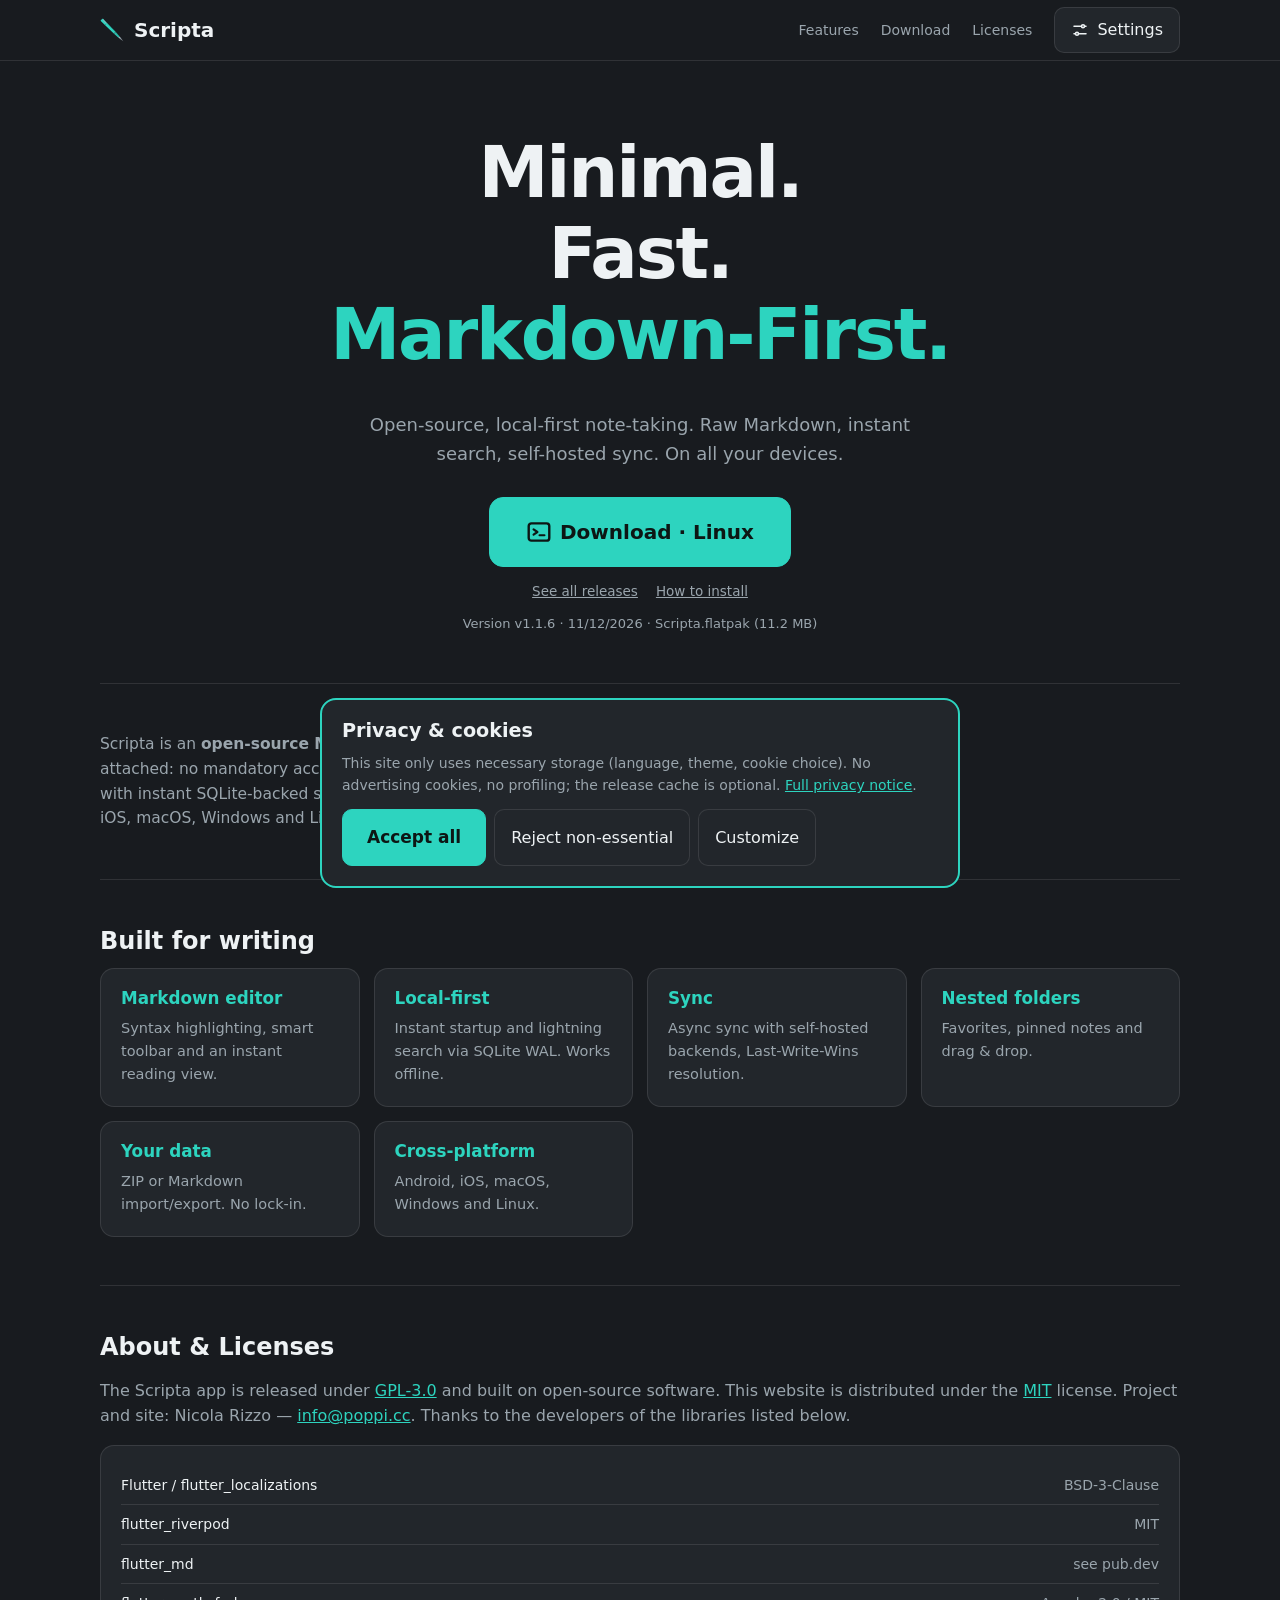
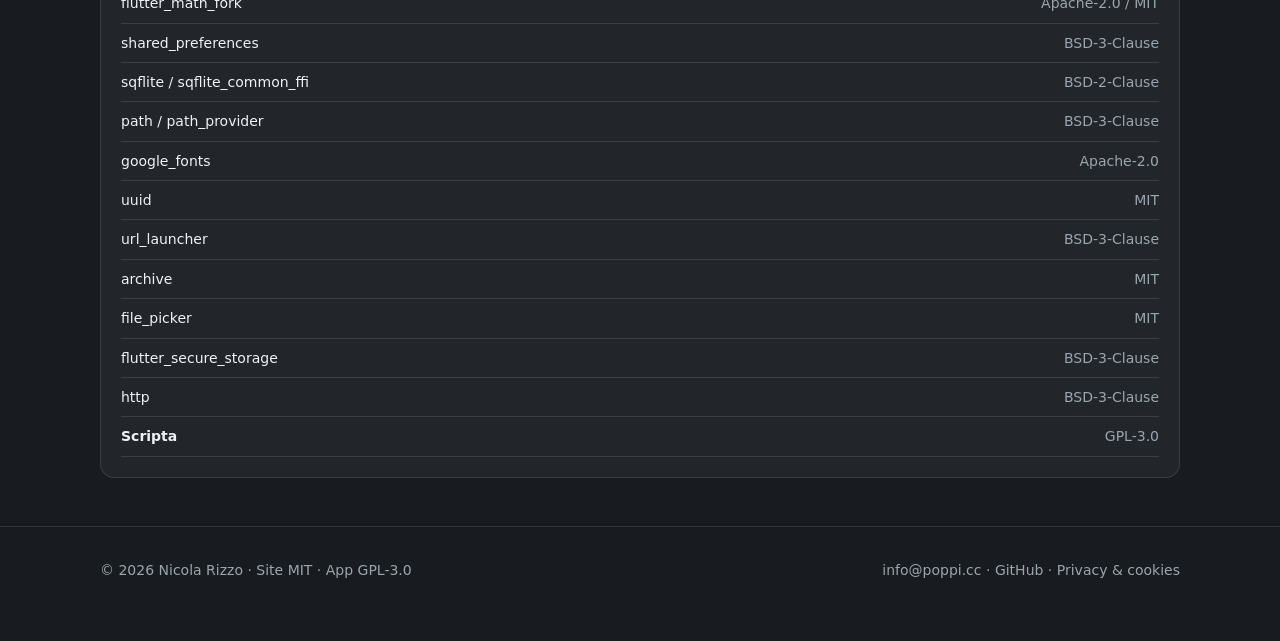
<file: index.html>
<!doctype html>
<html lang="it" data-theme="dark">
<head>
<meta charset="utf-8">
<meta name="viewport" content="width=device-width,initial-scale=1">
<title>Scripta — App Note Markdown Open Source e Local-First</title>
<meta name="description" content="Scripta è un'app gratuita e open source per note in Markdown: locale, veloce, senza cloud obbligato. Per Android, iOS, macOS, Windows e Linux.">
<link rel="canonical" href="https://scripta.poppi.cc/it/">
<link rel="alternate" hreflang="it" href="https://scripta.poppi.cc/it/">
<link rel="alternate" hreflang="en" href="https://scripta.poppi.cc/en/">
<link rel="alternate" hreflang="fr" href="https://scripta.poppi.cc/fr/">
<link rel="alternate" hreflang="x-default" href="https://scripta.poppi.cc/it/">
<link rel="icon" href="/assets/icons/favicon.svg" type="image/svg+xml">
<link rel="icon" href="/favicon.ico" sizes="48x48">
<link rel="apple-touch-icon" href="/assets/icons/apple-touch-icon.png">
<link rel="manifest" href="/site.webmanifest">
<meta name="theme-color" content="#181b1f">
<meta name="robots" content="index, follow">
<link rel="stylesheet" href="/style.css">
<script>try{var t=localStorage.getItem('sc_theme');if(t==='system')t=matchMedia('(prefers-color-scheme: dark)').matches?'dark':'light';if(t)document.documentElement.dataset.theme=t}catch(e){}</script>
<script>
(function(){
  try {
    var stored = localStorage.getItem('sc_lang');
    if (!stored) { localStorage.setItem('sc_lang', 'system'); stored = 'system'; }
    function sys(){
      var list = navigator.languages && navigator.languages.length ? navigator.languages : [navigator.language || 'it'];
      for (var i = 0; i < list.length; i++) {
        var c = String(list[i]).toLowerCase();
        if (c.indexOf('it') === 0) return 'it';
        if (c.indexOf('en') === 0) return 'en';
        if (c.indexOf('fr') === 0) return 'fr';
      }
      return 'it';
    }
    // Explicit choice wins. First visit and "system" follow the browser language;
    // Italian stays the fallback and x-default for unsupported languages.
    var target = (stored === 'en' || stored === 'fr') ? stored : stored === 'it' ? 'it' : sys();
    location.replace('/' + target + '/' + location.hash);
  } catch(e) {}
})();
</script>
</head>
<body data-page="home" data-lang="it">
<a class="skip" href="#main">Vai al contenuto</a>
<header><div class="w nav">
<a class="logo" href="/it/" aria-label="Scripta — home"><svg class="lg" viewBox="90 90 310 310" aria-hidden="true"><g transform="rotate(-45 256 256)"> <path d="M 242,50 L 270,50 C 274,50 277,53 277,57 L 275,130 L 237,130 L 235,57 C 235,53 238,50 242,50 Z" fill="var(--ac)" /> <path d="M 266,60 L 270,60 C 271,60 272,61 272,62 L 270,180 C 270,183 267,185 264,185 C 262,185 261,183 261,180 L 265,62 C 265,61 265.5,60 266,60 Z" fill="#a9b6c4" /> <path d="M 237,130 L 275,130 L 272,290 L 240,290 Z" fill="var(--ac)" /> <rect x="239" y="290" width="34" height="4" fill="#a9b6c4" /> <path d="M 240,294 L 272,294 L 267,370 L 245,370 Z" fill="var(--ac)" opacity="0.9" /> <line x1="243" y1="315" x2="269" y2="315" stroke="#121517" stroke-width="1.5" opacity="0.3" /> <line x1="244" y1="330" x2="268" y2="330" stroke="#121517" stroke-width="1.5" opacity="0.3" /> <line x1="244.5" y1="345" x2="267.5" y2="345" stroke="#121517" stroke-width="1.5" opacity="0.3" /> <path d="M 245,370 L 267,370 L 263,395 L 249,395 Z" fill="#a9b6c4" /> <path d="M 249,395 L 263,395 L 256,442 Z" fill="#a9b6c4" /> <path d="M 249,395 L 256,395 L 256,442 Z" fill="#ffffff" opacity="0.4" /> <circle cx="256" cy="410" r="2.5" fill="#16191d" /> <line x1="256" y1="412.5" x2="256" y2="442" stroke="#16191d" stroke-width="1.5" stroke-linecap="round" /> <circle cx="256" cy="442" r="1.5" fill="#ffffff" /> <path d="M 241,55 L 243,130 L 244,290 L 247,370" fill="none" stroke="#ffffff" stroke-width="1.8" stroke-linecap="round" opacity="0.35" /> <path d="M 271,55 L 269,130 L 268,290 L 265,370" fill="none" stroke="#000000" stroke-width="2.2" stroke-linecap="round" opacity="0.4" /> </g></svg>Scripta</a>
<button class="menuBtn" id="menuBtn" aria-label="Apri il menu" aria-expanded="false" aria-controls="navMenu"><svg viewBox="0 0 24 24" width="22" height="22" fill="none" stroke="currentColor" stroke-width="2.2" stroke-linecap="round" aria-hidden="true"><path class="l1" d="M4 7h16"/><path class="l2" d="M4 12h16"/><path class="l3" d="M4 17h16"/></svg><span>Menu</span></button>
<div class="nav-menu" id="navMenu">
<nav><a href="#features">Funzioni</a><a href="/it/releases/">Download</a><a href="#about">Licenze</a></nav>
<button id="setBtn" aria-label="Impostazioni"><svg class="setIco" viewBox="0 0 24 24" width="18" height="18" fill="none" stroke="currentColor" stroke-width="2" stroke-linecap="round" aria-hidden="true"><path d="M4 7h10M18 7h2M4 17h2M10 17h10"/><circle cx="16" cy="7" r="2"/><circle cx="8" cy="17" r="2"/></svg> <span>Impostazioni</span></button>
</div>
</div></header>
<main class="w" id="main">
<div class="hero">
<h1>Minimal.<br>Fast.<br><em>Markdown-First.</em></h1>
<p>Editor di note open source e local-first. Markdown puro, ricerca istantanea, sincronizzazione self-hosted. Per tutti i tuoi dispositivi.</p>
<div class="cta" id="cta"><button class="pri" disabled>Caricamento…</button></div>
<div class="meta" id="meta"></div>
<noscript><p><a class="btn pri" href="https://github.com/rizzonicola/Scripta/releases/latest">Scarica direttamente dalla pagina delle release su GitHub</a></p></noscript>
</div>
<section id="intro"><p class="lead">Scripta è un'<strong>app di note Markdown open source</strong>, pensata per chi vuole scrivere senza vincoli: nessun account obbligatorio, nessun cloud imposto. È <strong>local-first</strong>: le note vivono sul tuo dispositivo, con ricerca istantanea via SQLite e sincronizzazione opzionale verso un server che scegli tu. Disponibile gratuitamente per Android, iOS, macOS, Windows e Linux.</p></section>

<section id="features"><h2>Pensata per scrivere</h2><div class="grid"><div class="card"><h3>Editor Markdown</h3><p>Sintassi evidenziata, toolbar intelligente e vista di lettura istantanea.</p></div><div class="card"><h3>Local-first</h3><p>Avvio immediato e ricerca rapidissima con SQLite WAL. Funziona offline.</p></div><div class="card"><h3>Sincronizzazione</h3><p>Sync asincrona con backend self-hosted, risoluzione Last-Write-Wins.</p></div><div class="card"><h3>Cartelle annidate</h3><p>Preferiti, note fissate e drag & drop.</p></div><div class="card"><h3>Tuoi dati</h3><p>Import/export ZIP o file Markdown. Nessun lock-in.</p></div><div class="card"><h3>Multipiattaforma</h3><p>Android, iOS, macOS, Windows e Linux.</p></div></div></section>
<section id="about"><h2>Informazioni & Licenze</h2><p style="color:var(--mu)">L'app Scripta è rilasciata con licenza <a href="https://github.com/rizzonicola/Scripta/blob/main/LICENSE" rel="noopener">GPL-3.0</a> ed è costruita su software open source. Questo sito è distribuito con licenza <a href="/LICENSE">MIT</a>. Progetto e sito: Nicola Rizzo — <a href="mailto:info@poppi.cc">info@poppi.cc</a>.</p></section>
<p class="w" style="color:var(--mu);font-size:13px">
<a href="/it/">Italiano</a> · <a href="/en/">English</a> · <a href="/fr/">Français</a>
</p>
</main>
<footer><div class="w footer-links"><span>© 2026 Nicola Rizzo · <a href="/LICENSE">Sito MIT</a> · <a href="https://github.com/rizzonicola/Scripta/blob/main/LICENSE" rel="noopener">App GPL-3.0</a></span><span><a href="mailto:info@poppi.cc">info@poppi.cc</a> · <a href="https://github.com/rizzonicola/Scripta" rel="noopener">GitHub</a> · <a href="/it/privacy/">Privacy & cookie</a></span></div></footer>
<dialog id="guide"><button class="x" aria-label="Close" onclick="this.closest('dialog').close()"><svg viewBox="0 0 24 24" width="18" height="18" fill="none" stroke="currentColor" stroke-width="2.4" stroke-linecap="round"><path d="M5 5l14 14M19 5L5 19"/></svg></button><div id="gBody"></div></dialog>
<dialog id="set"><button class="x" aria-label="Close" onclick="this.closest('dialog').close()"><svg viewBox="0 0 24 24" width="18" height="18" fill="none" stroke="currentColor" stroke-width="2.4" stroke-linecap="round"><path d="M5 5l14 14M19 5L5 19"/></svg></button><h2>Impostazioni</h2>
<p><span>Lingua</span><span class="seg" id="langSeg" role="group" data-page="home"><button data-v="system">Sistema</button><button data-v="it" aria-pressed="true">Italiano</button><button data-v="en">English</button><button data-v="fr">Français</button></span></p>
<p><span>Tema</span><span class="seg" id="themeSeg" role="group"><button data-v="system">Sistema</button><button data-v="dark">Scuro</button><button data-v="light">Chiaro</button><button data-v="contrast">Alto contrasto</button></span></p>
<p><span>Privacy e cookie</span></p>
<label class="o sw"><input type="checkbox" id="optSw" role="switch"><span>Facoltativo: memorizza in cache le release per 1 ora (meno richieste al sito)</span></label>
<p><a href="/it/privacy/">Leggi l'informativa completa</a></p></dialog>
<div id="ck" role="dialog" aria-labelledby="ckT" hidden>
<h2 id="ckT" style="font-size:1.2rem">Privacy e cookie</h2>
<p>Questo sito usa solo storage necessario (lingua, tema, scelta cookie). Nessun cookie pubblicitario, nessuna profilazione; la cache delle release è facoltativa. <a href="/it/privacy/">Informativa completa</a>.</p>
<div id="prefs" hidden>
<label class="o"><input type="checkbox" checked disabled><span>Necessari: lingua, tema, scelta cookie</span></label>
<label class="o"><input type="checkbox" id="optCache"><span>Facoltativo: memorizza in cache le release per 1 ora (meno richieste al sito)</span></label></div>
<div class="b"><button class="pri" id="acc">Accetta tutti</button><button id="rej">Rifiuta non essenziali</button><button id="cus">Personalizza</button></div>
</div>
<script src="/script.js" defer></script>
<script src="/menu.js" defer></script>
</body>
</html>
</file>
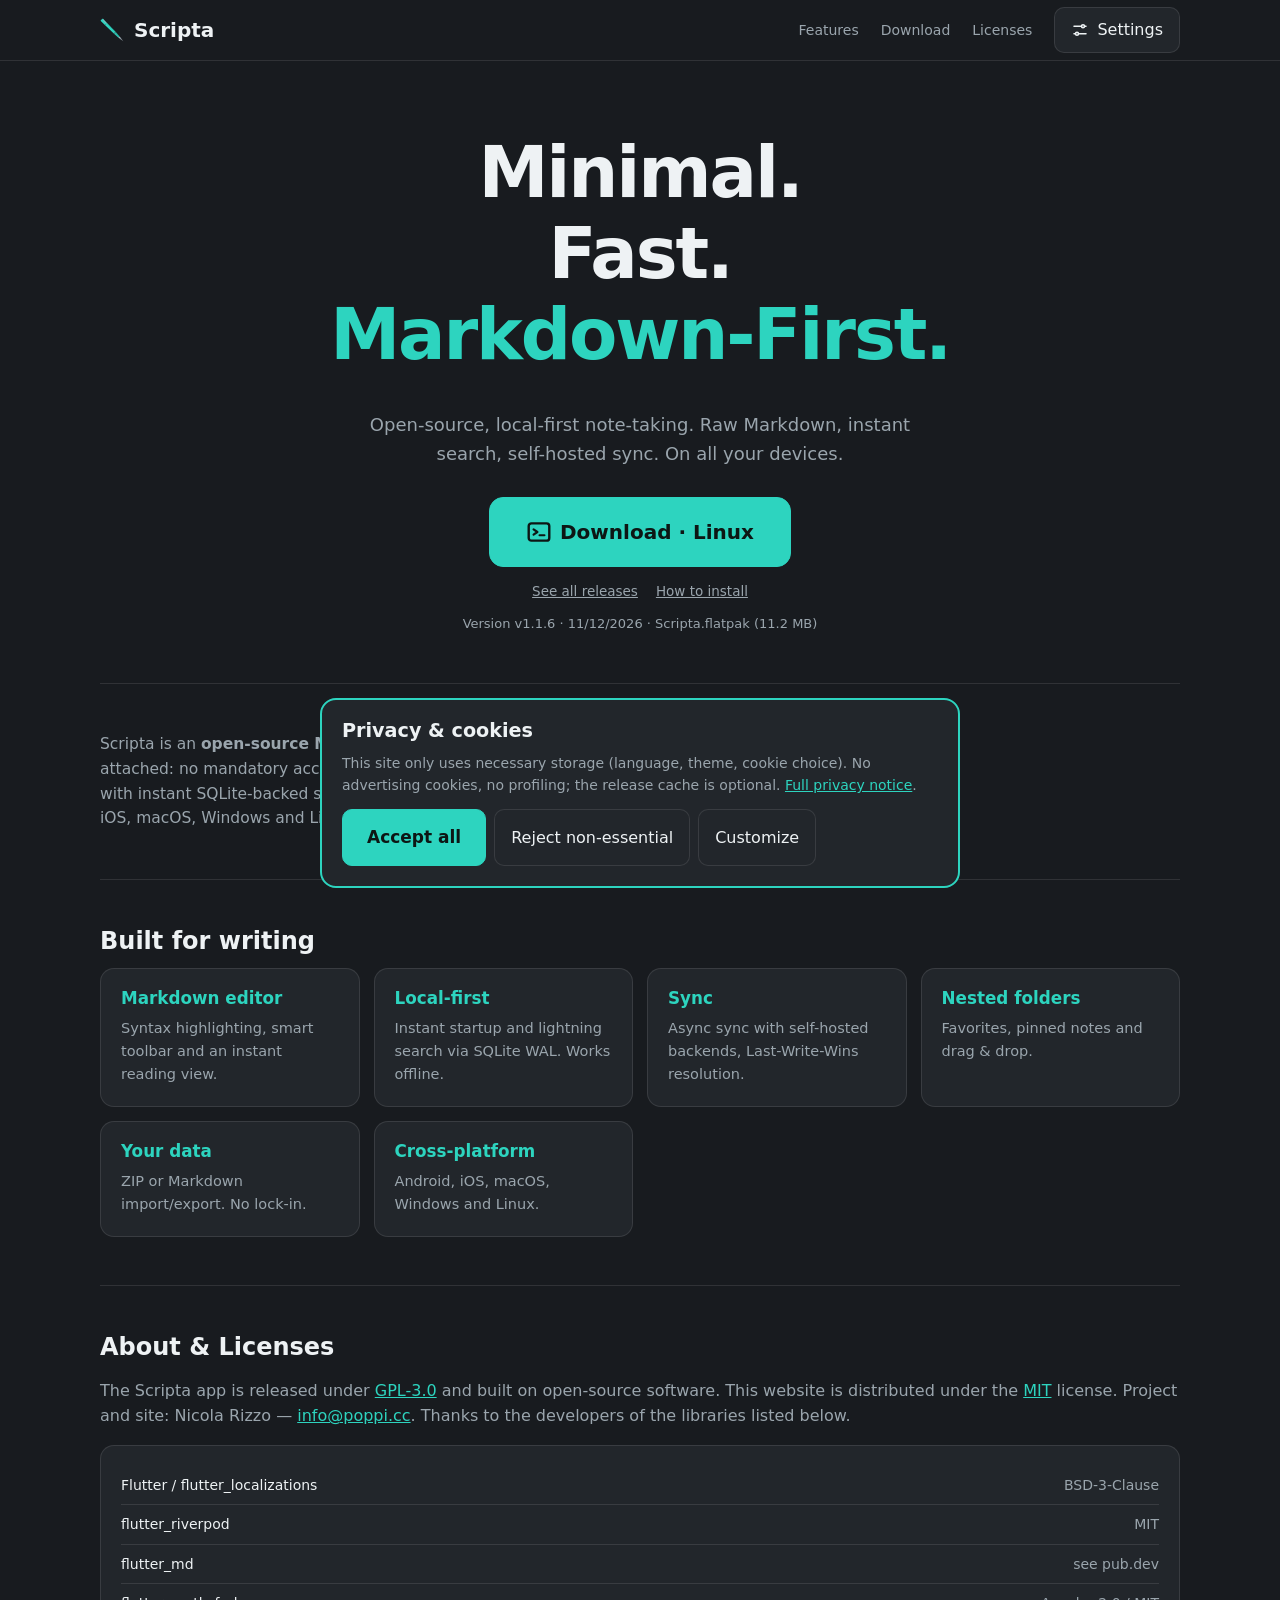
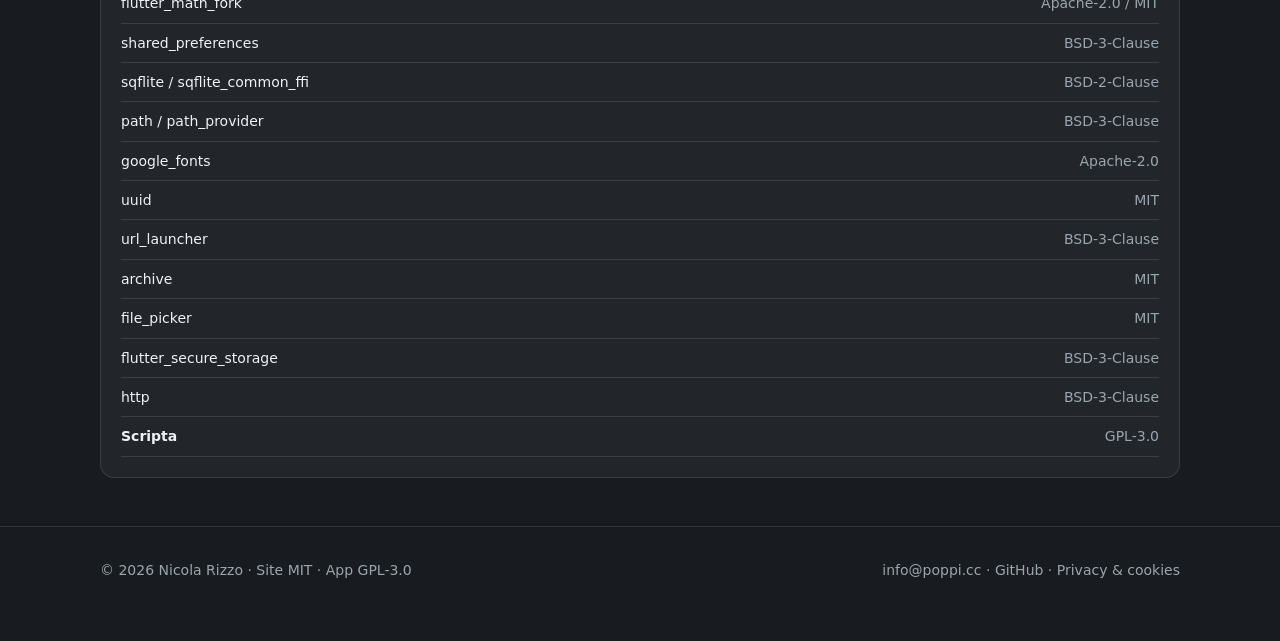
<file: en/index.html>
<!doctype html>
<html lang="en" data-theme="dark">
<head>
<meta charset="utf-8">
<meta name="viewport" content="width=device-width,initial-scale=1">
<title>Scripta — Open Source, Local-First Markdown Notes App</title>
<meta name="description" content="Scripta is a free, open-source Markdown note-taking app: local-first, fast, no forced cloud lock-in. For Android, iOS, macOS, Windows and Linux.">
<link rel="canonical" href="https://scripta.poppi.cc/en/">
<link rel="alternate" hreflang="it" href="https://scripta.poppi.cc/it/">
<link rel="alternate" hreflang="en" href="https://scripta.poppi.cc/en/">
<link rel="alternate" hreflang="fr" href="https://scripta.poppi.cc/fr/">
<link rel="alternate" hreflang="x-default" href="https://scripta.poppi.cc/it/">
<link rel="icon" href="/assets/icons/favicon.svg" type="image/svg+xml">
<link rel="icon" href="/favicon.ico" sizes="48x48">
<link rel="apple-touch-icon" href="/assets/icons/apple-touch-icon.png">
<link rel="manifest" href="/site.webmanifest">
<meta name="theme-color" content="#181b1f">
<meta name="robots" content="index, follow">
<meta property="og:type" content="website">
<meta property="og:site_name" content="Scripta">
<meta property="og:title" content="Scripta — Open Source, Local-First Markdown Notes App">
<meta property="og:description" content="Scripta is a free, open-source Markdown note-taking app: local-first, fast, no forced cloud lock-in. For Android, iOS, macOS, Windows and Linux.">
<meta property="og:url" content="https://scripta.poppi.cc/en/">
<meta property="og:image" content="https://scripta.poppi.cc/social/og-image.png">
<meta property="og:image:width" content="1200">
<meta property="og:image:height" content="630">
<meta property="og:locale" content="en_US">
<meta name="twitter:card" content="summary_large_image">
<meta name="twitter:title" content="Scripta — Open Source, Local-First Markdown Notes App">
<meta name="twitter:description" content="Scripta is a free, open-source Markdown note-taking app: local-first, fast, no forced cloud lock-in. For Android, iOS, macOS, Windows and Linux.">
<meta name="twitter:image" content="https://scripta.poppi.cc/social/og-image.png">
<link rel="stylesheet" href="/style.css">
<script>try{var t=localStorage.getItem('sc_theme');if(t==='system')t=matchMedia('(prefers-color-scheme: dark)').matches?'dark':'light';if(t)document.documentElement.dataset.theme=t}catch(e){}</script>
<script type="application/ld+json">{"@context": "https://schema.org", "@type": "SoftwareApplication", "name": "Scripta", "url": "https://scripta.poppi.cc/en/", "description": "Scripta is a free, open-source Markdown note-taking app: local-first, fast, no forced cloud lock-in. For Android, iOS, macOS, Windows and Linux.", "applicationCategory": "ProductivityApplication", "operatingSystem": "Android, iOS, macOS, Windows, Linux", "downloadUrl": "https://github.com/rizzonicola/Scripta/releases/latest", "softwareHelp": "https://github.com/rizzonicola/Scripta", "license": "https://www.gnu.org/licenses/gpl-3.0.html", "softwareVersion": "v1.1.6", "offers": {"@type": "Offer", "price": "0", "priceCurrency": "EUR"}, "inLanguage": ["it", "en", "fr"], "sameAs": ["https://github.com/rizzonicola/Scripta"]}</script>
<script type="application/ld+json">{"@context": "https://schema.org", "@type": "WebSite", "name": "Scripta", "url": "https://scripta.poppi.cc/en/", "inLanguage": "en"}</script>
</head>
<body data-page="home" data-lang="en">
<a class="skip" href="#main">Skip to content</a>
<header><div class="w nav">
<a class="logo" href="/en/" aria-label="Scripta — home"><svg class="lg" viewBox="90 90 310 310" aria-hidden="true"><g transform="rotate(-45 256 256)"> <path d="M 242,50 L 270,50 C 274,50 277,53 277,57 L 275,130 L 237,130 L 235,57 C 235,53 238,50 242,50 Z" fill="var(--ac)" /> <path d="M 266,60 L 270,60 C 271,60 272,61 272,62 L 270,180 C 270,183 267,185 264,185 C 262,185 261,183 261,180 L 265,62 C 265,61 265.5,60 266,60 Z" fill="#a9b6c4" /> <path d="M 237,130 L 275,130 L 272,290 L 240,290 Z" fill="var(--ac)" /> <rect x="239" y="290" width="34" height="4" fill="#a9b6c4" /> <path d="M 240,294 L 272,294 L 267,370 L 245,370 Z" fill="var(--ac)" opacity="0.9" /> <line x1="243" y1="315" x2="269" y2="315" stroke="#121517" stroke-width="1.5" opacity="0.3" /> <line x1="244" y1="330" x2="268" y2="330" stroke="#121517" stroke-width="1.5" opacity="0.3" /> <line x1="244.5" y1="345" x2="267.5" y2="345" stroke="#121517" stroke-width="1.5" opacity="0.3" /> <path d="M 245,370 L 267,370 L 263,395 L 249,395 Z" fill="#a9b6c4" /> <path d="M 249,395 L 263,395 L 256,442 Z" fill="#a9b6c4" /> <path d="M 249,395 L 256,395 L 256,442 Z" fill="#ffffff" opacity="0.4" /> <circle cx="256" cy="410" r="2.5" fill="#16191d" /> <line x1="256" y1="412.5" x2="256" y2="442" stroke="#16191d" stroke-width="1.5" stroke-linecap="round" /> <circle cx="256" cy="442" r="1.5" fill="#ffffff" /> <path d="M 241,55 L 243,130 L 244,290 L 247,370" fill="none" stroke="#ffffff" stroke-width="1.8" stroke-linecap="round" opacity="0.35" /> <path d="M 271,55 L 269,130 L 268,290 L 265,370" fill="none" stroke="#000000" stroke-width="2.2" stroke-linecap="round" opacity="0.4" /> </g></svg>Scripta</a>
<button class="menuBtn" id="menuBtn" aria-label="Open menu" aria-expanded="false" aria-controls="navMenu"><svg viewBox="0 0 24 24" width="22" height="22" fill="none" stroke="currentColor" stroke-width="2.2" stroke-linecap="round" aria-hidden="true"><path class="l1" d="M4 7h16"/><path class="l2" d="M4 12h16"/><path class="l3" d="M4 17h16"/></svg><span>Menu</span></button>
<div class="nav-menu" id="navMenu">
<nav><a href="#features">Features</a><a href="/en/releases/">Download</a><a href="#about">Licenses</a></nav>
<button id="setBtn" aria-label="Settings"><svg class="setIco" viewBox="0 0 24 24" width="18" height="18" fill="none" stroke="currentColor" stroke-width="2" stroke-linecap="round" aria-hidden="true"><path d="M4 7h10M18 7h2M4 17h2M10 17h10"/><circle cx="16" cy="7" r="2"/><circle cx="8" cy="17" r="2"/></svg> <span>Settings</span></button>
</div>
</div></header>

<main class="w" id="main">
<div class="hero">
<h1>Minimal.<br>Fast.<br><em>Markdown-First.</em></h1>
<p>Open-source, local-first note-taking. Raw Markdown, instant search, self-hosted sync. On all your devices.</p>
<div class="cta" id="cta"><button class="pri" disabled>Loading…</button></div>
<div class="meta" id="meta"></div>
<noscript><p><a class="btn pri" href="https://github.com/rizzonicola/Scripta/releases/latest">Download directly from the releases page on GitHub</a></p>
<ul><li><a href="https://github.com/rizzonicola/Scripta/releases/latest/download/Scripta-universal.apk">Android (APK)</a></li><li><a href="https://github.com/rizzonicola/Scripta/releases/latest/download/Scripta-ios-unsigned.ipa">iOS (IPA)</a></li><li><a href="https://github.com/rizzonicola/Scripta/releases/latest/download/Scripta-macos-universal.dmg">macOS (DMG)</a></li><li><a href="https://github.com/rizzonicola/Scripta/releases/latest/download/Scripta-windows-x64-setup.exe">Windows x64</a></li><li><a href="https://github.com/rizzonicola/Scripta/releases/latest/download/Scripta.flatpak">Linux (Flatpak)</a></li></ul></noscript>
</div>

<section id="intro"><p class="lead">Scripta is an <strong>open-source Markdown notes app</strong> for people who want to write without strings attached: no mandatory account, no forced cloud. It's <strong>local-first</strong>: your notes live on your device, with instant SQLite-backed search and optional sync to a server you choose. Free for Android, iOS, macOS, Windows and Linux.</p></section>

<section id="features"><h2>Built for writing</h2><div class="grid"><div class="card"><h3>Markdown editor</h3><p>Syntax highlighting, smart toolbar and an instant reading view.</p></div><div class="card"><h3>Local-first</h3><p>Instant startup and lightning search via SQLite WAL. Works offline.</p></div><div class="card"><h3>Sync</h3><p>Async sync with self-hosted backends, Last-Write-Wins resolution.</p></div><div class="card"><h3>Nested folders</h3><p>Favorites, pinned notes and drag & drop.</p></div><div class="card"><h3>Your data</h3><p>ZIP or Markdown import/export. No lock-in.</p></div><div class="card"><h3>Cross-platform</h3><p>Android, iOS, macOS, Windows and Linux.</p></div></div></section>

<section id="about"><h2>About & Licenses</h2><p style="color:var(--mu)">The Scripta app is released under <a href="https://github.com/rizzonicola/Scripta/blob/main/LICENSE" rel="noopener">GPL-3.0</a> and built on open-source software. This website is distributed under the <a href="/LICENSE">MIT</a> license. Project and site: Nicola Rizzo — <a href="mailto:info@poppi.cc">info@poppi.cc</a>. Thanks to the developers of the libraries listed below.</p><div class="card"><div class="lic">Flutter / flutter_localizations<span>BSD-3-Clause</span></div><div class="lic">flutter_riverpod<span>MIT</span></div><div class="lic">flutter_md<span>see pub.dev</span></div><div class="lic">flutter_math_fork<span>Apache-2.0 / MIT</span></div><div class="lic">shared_preferences<span>BSD-3-Clause</span></div><div class="lic">sqflite / sqflite_common_ffi<span>BSD-2-Clause</span></div><div class="lic">path / path_provider<span>BSD-3-Clause</span></div><div class="lic">google_fonts<span>Apache-2.0</span></div><div class="lic">uuid<span>MIT</span></div><div class="lic">url_launcher<span>BSD-3-Clause</span></div><div class="lic">archive<span>MIT</span></div><div class="lic">file_picker<span>MIT</span></div><div class="lic">flutter_secure_storage<span>BSD-3-Clause</span></div><div class="lic">http<span>BSD-3-Clause</span></div><div class="lic"><b>Scripta</b><span>GPL-3.0</span></div></div></section>
</main>

<footer><div class="w footer-links"><span>© 2026 Nicola Rizzo · <a href="/LICENSE">Site MIT</a> · <a href="https://github.com/rizzonicola/Scripta/blob/main/LICENSE" rel="noopener">App GPL-3.0</a></span><span><a href="mailto:info@poppi.cc">info@poppi.cc</a> · <a href="https://github.com/rizzonicola/Scripta" rel="noopener">GitHub</a> · <a href="/en/privacy/">Privacy & cookies</a></span></div></footer>

<dialog id="guide"><button class="x" aria-label="Close" onclick="this.closest('dialog').close()"><svg viewBox="0 0 24 24" width="18" height="18" fill="none" stroke="currentColor" stroke-width="2.4" stroke-linecap="round"><path d="M5 5l14 14M19 5L5 19"/></svg></button><div id="gBody"></div></dialog>

<dialog id="set"><button class="x" aria-label="Close" onclick="this.closest('dialog').close()"><svg viewBox="0 0 24 24" width="18" height="18" fill="none" stroke="currentColor" stroke-width="2.4" stroke-linecap="round"><path d="M5 5l14 14M19 5L5 19"/></svg></button><h2>Settings</h2>
<p><span>Language</span><span class="seg" id="langSeg" role="group" data-page="home"><button data-v="system">System</button><button data-v="it">Italiano</button><button data-v="en" aria-pressed="true">English</button><button data-v="fr">Français</button></span></p>
<p><span>Theme</span><span class="seg" id="themeSeg" role="group"><button data-v="system">System</button><button data-v="dark">Dark</button><button data-v="light">Light</button><button data-v="contrast">High contrast</button></span></p>
<p><span>Privacy & cookies</span></p>
<label class="o sw"><input type="checkbox" id="optSw" role="switch"><span>Optional: cache releases for 1 hour (fewer requests to this site)</span></label>
<p><a href="/en/privacy/">Read the full privacy notice</a></p></dialog>

<div id="ck" role="dialog" aria-labelledby="ckT" hidden>
<h2 id="ckT" style="font-size:1.2rem">Privacy & cookies</h2>
<p>This site only uses necessary storage (language, theme, cookie choice). No advertising cookies, no profiling; the release cache is optional. <a href="/en/privacy/">Full privacy notice</a>.</p>
<div id="prefs" hidden>
<label class="o"><input type="checkbox" checked disabled><span>Necessary: language, theme, cookie choice</span></label>
<label class="o"><input type="checkbox" id="optCache"><span>Optional: cache releases for 1 hour (fewer requests to this site)</span></label></div>
<div class="b"><button class="pri" id="acc">Accept all</button><button id="rej">Reject non-essential</button><button id="cus">Customize</button></div>
</div>

<script src="/script.js" defer></script>
<script src="/menu.js" defer></script>
</body>
</html>
</file>
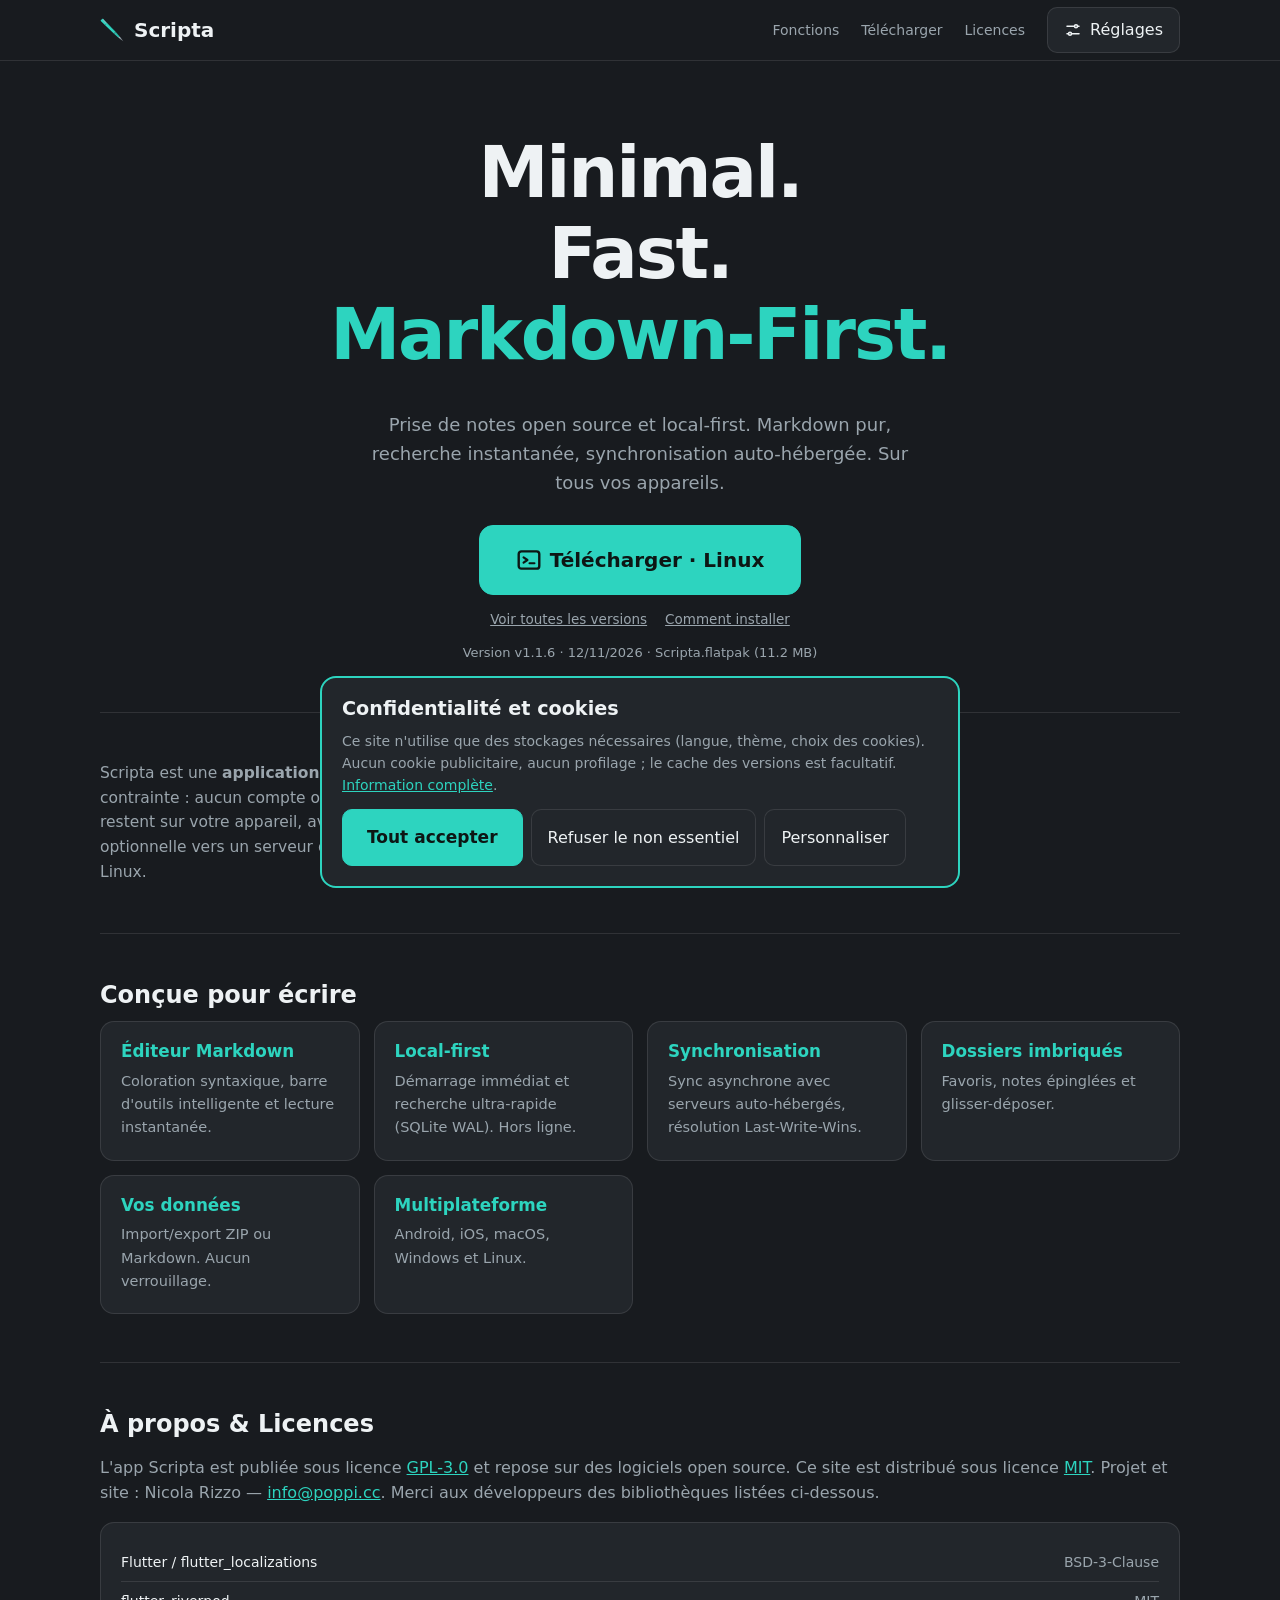
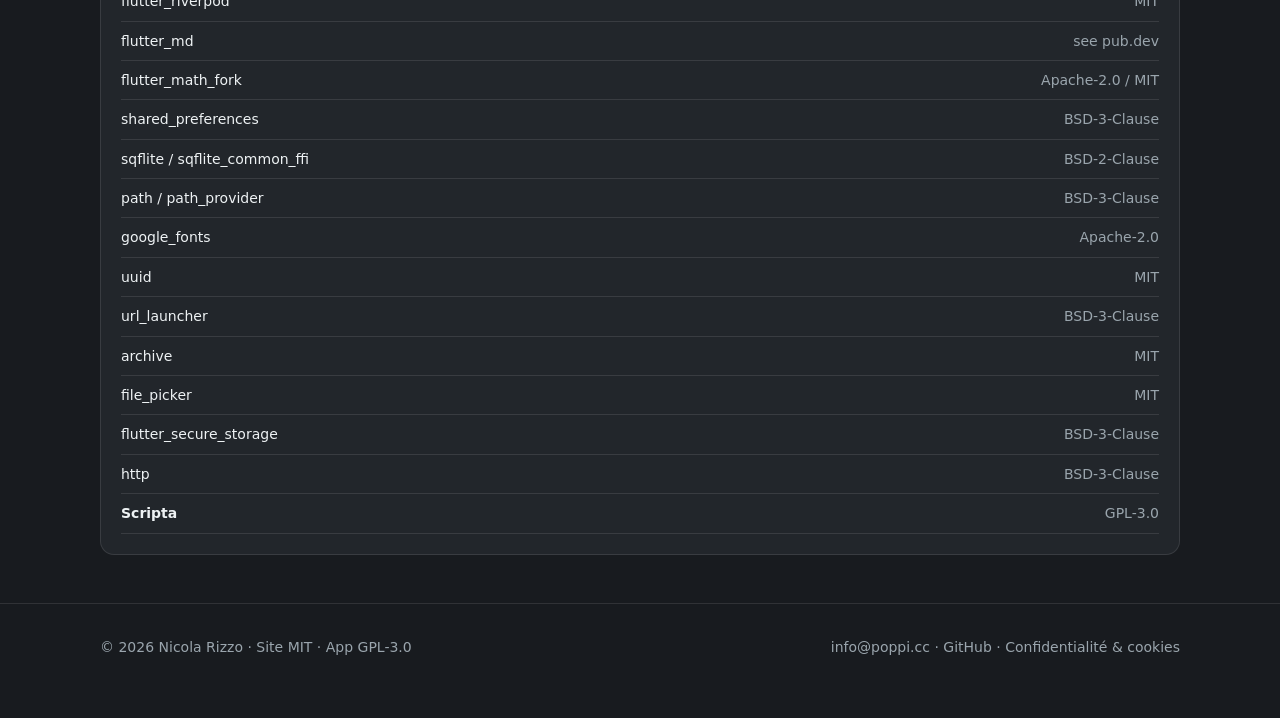
<file: fr/index.html>
<!doctype html>
<html lang="fr" data-theme="dark">
<head>
<meta charset="utf-8">
<meta name="viewport" content="width=device-width,initial-scale=1">
<title>Scripta — Application de Notes Markdown Open Source, Local-First</title>
<meta name="description" content="Scripta est une application gratuite et open source de notes en Markdown : local-first, rapide, sans dépendance au cloud. Android, iOS, macOS, Windows et Linux.">
<link rel="canonical" href="https://scripta.poppi.cc/fr/">
<link rel="alternate" hreflang="it" href="https://scripta.poppi.cc/it/">
<link rel="alternate" hreflang="en" href="https://scripta.poppi.cc/en/">
<link rel="alternate" hreflang="fr" href="https://scripta.poppi.cc/fr/">
<link rel="alternate" hreflang="x-default" href="https://scripta.poppi.cc/it/">
<link rel="icon" href="/assets/icons/favicon.svg" type="image/svg+xml">
<link rel="icon" href="/favicon.ico" sizes="48x48">
<link rel="apple-touch-icon" href="/assets/icons/apple-touch-icon.png">
<link rel="manifest" href="/site.webmanifest">
<meta name="theme-color" content="#181b1f">
<meta name="robots" content="index, follow">
<meta property="og:type" content="website">
<meta property="og:site_name" content="Scripta">
<meta property="og:title" content="Scripta — Application de Notes Markdown Open Source, Local-First">
<meta property="og:description" content="Scripta est une application gratuite et open source de notes en Markdown : local-first, rapide, sans dépendance au cloud. Android, iOS, macOS, Windows et Linux.">
<meta property="og:url" content="https://scripta.poppi.cc/fr/">
<meta property="og:image" content="https://scripta.poppi.cc/social/og-image.png">
<meta property="og:image:width" content="1200">
<meta property="og:image:height" content="630">
<meta property="og:locale" content="fr_FR">
<meta name="twitter:card" content="summary_large_image">
<meta name="twitter:title" content="Scripta — Application de Notes Markdown Open Source, Local-First">
<meta name="twitter:description" content="Scripta est une application gratuite et open source de notes en Markdown : local-first, rapide, sans dépendance au cloud. Android, iOS, macOS, Windows et Linux.">
<meta name="twitter:image" content="https://scripta.poppi.cc/social/og-image.png">
<link rel="stylesheet" href="/style.css">
<script>try{var t=localStorage.getItem('sc_theme');if(t==='system')t=matchMedia('(prefers-color-scheme: dark)').matches?'dark':'light';if(t)document.documentElement.dataset.theme=t}catch(e){}</script>
<script type="application/ld+json">{"@context": "https://schema.org", "@type": "SoftwareApplication", "name": "Scripta", "url": "https://scripta.poppi.cc/fr/", "description": "Scripta est une application gratuite et open source de notes en Markdown : local-first, rapide, sans dépendance au cloud. Android, iOS, macOS, Windows et Linux.", "applicationCategory": "ProductivityApplication", "operatingSystem": "Android, iOS, macOS, Windows, Linux", "downloadUrl": "https://github.com/rizzonicola/Scripta/releases/latest", "softwareHelp": "https://github.com/rizzonicola/Scripta", "license": "https://www.gnu.org/licenses/gpl-3.0.html", "softwareVersion": "v1.1.6", "offers": {"@type": "Offer", "price": "0", "priceCurrency": "EUR"}, "inLanguage": ["it", "en", "fr"], "sameAs": ["https://github.com/rizzonicola/Scripta"]}</script>
<script type="application/ld+json">{"@context": "https://schema.org", "@type": "WebSite", "name": "Scripta", "url": "https://scripta.poppi.cc/fr/", "inLanguage": "fr"}</script>
</head>
<body data-page="home" data-lang="fr">
<a class="skip" href="#main">Aller au contenu</a>
<header><div class="w nav">
<a class="logo" href="/fr/" aria-label="Scripta — home"><svg class="lg" viewBox="90 90 310 310" aria-hidden="true"><g transform="rotate(-45 256 256)"> <path d="M 242,50 L 270,50 C 274,50 277,53 277,57 L 275,130 L 237,130 L 235,57 C 235,53 238,50 242,50 Z" fill="var(--ac)" /> <path d="M 266,60 L 270,60 C 271,60 272,61 272,62 L 270,180 C 270,183 267,185 264,185 C 262,185 261,183 261,180 L 265,62 C 265,61 265.5,60 266,60 Z" fill="#a9b6c4" /> <path d="M 237,130 L 275,130 L 272,290 L 240,290 Z" fill="var(--ac)" /> <rect x="239" y="290" width="34" height="4" fill="#a9b6c4" /> <path d="M 240,294 L 272,294 L 267,370 L 245,370 Z" fill="var(--ac)" opacity="0.9" /> <line x1="243" y1="315" x2="269" y2="315" stroke="#121517" stroke-width="1.5" opacity="0.3" /> <line x1="244" y1="330" x2="268" y2="330" stroke="#121517" stroke-width="1.5" opacity="0.3" /> <line x1="244.5" y1="345" x2="267.5" y2="345" stroke="#121517" stroke-width="1.5" opacity="0.3" /> <path d="M 245,370 L 267,370 L 263,395 L 249,395 Z" fill="#a9b6c4" /> <path d="M 249,395 L 263,395 L 256,442 Z" fill="#a9b6c4" /> <path d="M 249,395 L 256,395 L 256,442 Z" fill="#ffffff" opacity="0.4" /> <circle cx="256" cy="410" r="2.5" fill="#16191d" /> <line x1="256" y1="412.5" x2="256" y2="442" stroke="#16191d" stroke-width="1.5" stroke-linecap="round" /> <circle cx="256" cy="442" r="1.5" fill="#ffffff" /> <path d="M 241,55 L 243,130 L 244,290 L 247,370" fill="none" stroke="#ffffff" stroke-width="1.8" stroke-linecap="round" opacity="0.35" /> <path d="M 271,55 L 269,130 L 268,290 L 265,370" fill="none" stroke="#000000" stroke-width="2.2" stroke-linecap="round" opacity="0.4" /> </g></svg>Scripta</a>
<button class="menuBtn" id="menuBtn" aria-label="Ouvrir le menu" aria-expanded="false" aria-controls="navMenu"><svg viewBox="0 0 24 24" width="22" height="22" fill="none" stroke="currentColor" stroke-width="2.2" stroke-linecap="round" aria-hidden="true"><path class="l1" d="M4 7h16"/><path class="l2" d="M4 12h16"/><path class="l3" d="M4 17h16"/></svg><span>Menu</span></button>
<div class="nav-menu" id="navMenu">
<nav><a href="#features">Fonctions</a><a href="/fr/releases/">Télécharger</a><a href="#about">Licences</a></nav>
<button id="setBtn" aria-label="Réglages"><svg class="setIco" viewBox="0 0 24 24" width="18" height="18" fill="none" stroke="currentColor" stroke-width="2" stroke-linecap="round" aria-hidden="true"><path d="M4 7h10M18 7h2M4 17h2M10 17h10"/><circle cx="16" cy="7" r="2"/><circle cx="8" cy="17" r="2"/></svg> <span>Réglages</span></button>
</div>
</div></header>

<main class="w" id="main">
<div class="hero">
<h1>Minimal.<br>Fast.<br><em>Markdown-First.</em></h1>
<p>Prise de notes open source et local-first. Markdown pur, recherche instantanée, synchronisation auto-hébergée. Sur tous vos appareils.</p>
<div class="cta" id="cta"><button class="pri" disabled>Chargement…</button></div>
<div class="meta" id="meta"></div>
<noscript><p><a class="btn pri" href="https://github.com/rizzonicola/Scripta/releases/latest">Téléchargez directement depuis la page des versions sur GitHub</a></p>
<ul><li><a href="https://github.com/rizzonicola/Scripta/releases/latest/download/Scripta-universal.apk">Android (APK)</a></li><li><a href="https://github.com/rizzonicola/Scripta/releases/latest/download/Scripta-ios-unsigned.ipa">iOS (IPA)</a></li><li><a href="https://github.com/rizzonicola/Scripta/releases/latest/download/Scripta-macos-universal.dmg">macOS (DMG)</a></li><li><a href="https://github.com/rizzonicola/Scripta/releases/latest/download/Scripta-windows-x64-setup.exe">Windows x64</a></li><li><a href="https://github.com/rizzonicola/Scripta/releases/latest/download/Scripta.flatpak">Linux (Flatpak)</a></li></ul></noscript>
</div>

<section id="intro"><p class="lead">Scripta est une <strong>application de notes Markdown open source</strong>, pensée pour écrire sans contrainte : aucun compte obligatoire, aucun cloud imposé. Elle est <strong>local-first</strong> : vos notes restent sur votre appareil, avec une recherche instantanée via SQLite et une synchronisation optionnelle vers un serveur que vous choisissez. Gratuite pour Android, iOS, macOS, Windows et Linux.</p></section>

<section id="features"><h2>Conçue pour écrire</h2><div class="grid"><div class="card"><h3>Éditeur Markdown</h3><p>Coloration syntaxique, barre d'outils intelligente et lecture instantanée.</p></div><div class="card"><h3>Local-first</h3><p>Démarrage immédiat et recherche ultra-rapide (SQLite WAL). Hors ligne.</p></div><div class="card"><h3>Synchronisation</h3><p>Sync asynchrone avec serveurs auto-hébergés, résolution Last-Write-Wins.</p></div><div class="card"><h3>Dossiers imbriqués</h3><p>Favoris, notes épinglées et glisser-déposer.</p></div><div class="card"><h3>Vos données</h3><p>Import/export ZIP ou Markdown. Aucun verrouillage.</p></div><div class="card"><h3>Multiplateforme</h3><p>Android, iOS, macOS, Windows et Linux.</p></div></div></section>

<section id="about"><h2>À propos & Licences</h2><p style="color:var(--mu)">L'app Scripta est publiée sous licence <a href="https://github.com/rizzonicola/Scripta/blob/main/LICENSE" rel="noopener">GPL-3.0</a> et repose sur des logiciels open source. Ce site est distribué sous licence <a href="/LICENSE">MIT</a>. Projet et site : Nicola Rizzo — <a href="mailto:info@poppi.cc">info@poppi.cc</a>. Merci aux développeurs des bibliothèques listées ci-dessous.</p><div class="card"><div class="lic">Flutter / flutter_localizations<span>BSD-3-Clause</span></div><div class="lic">flutter_riverpod<span>MIT</span></div><div class="lic">flutter_md<span>see pub.dev</span></div><div class="lic">flutter_math_fork<span>Apache-2.0 / MIT</span></div><div class="lic">shared_preferences<span>BSD-3-Clause</span></div><div class="lic">sqflite / sqflite_common_ffi<span>BSD-2-Clause</span></div><div class="lic">path / path_provider<span>BSD-3-Clause</span></div><div class="lic">google_fonts<span>Apache-2.0</span></div><div class="lic">uuid<span>MIT</span></div><div class="lic">url_launcher<span>BSD-3-Clause</span></div><div class="lic">archive<span>MIT</span></div><div class="lic">file_picker<span>MIT</span></div><div class="lic">flutter_secure_storage<span>BSD-3-Clause</span></div><div class="lic">http<span>BSD-3-Clause</span></div><div class="lic"><b>Scripta</b><span>GPL-3.0</span></div></div></section>
</main>

<footer><div class="w footer-links"><span>© 2026 Nicola Rizzo · <a href="/LICENSE">Site MIT</a> · <a href="https://github.com/rizzonicola/Scripta/blob/main/LICENSE" rel="noopener">App GPL-3.0</a></span><span><a href="mailto:info@poppi.cc">info@poppi.cc</a> · <a href="https://github.com/rizzonicola/Scripta" rel="noopener">GitHub</a> · <a href="/fr/privacy/">Confidentialité & cookies</a></span></div></footer>

<dialog id="guide"><button class="x" aria-label="Close" onclick="this.closest('dialog').close()"><svg viewBox="0 0 24 24" width="18" height="18" fill="none" stroke="currentColor" stroke-width="2.4" stroke-linecap="round"><path d="M5 5l14 14M19 5L5 19"/></svg></button><div id="gBody"></div></dialog>

<dialog id="set"><button class="x" aria-label="Close" onclick="this.closest('dialog').close()"><svg viewBox="0 0 24 24" width="18" height="18" fill="none" stroke="currentColor" stroke-width="2.4" stroke-linecap="round"><path d="M5 5l14 14M19 5L5 19"/></svg></button><h2>Réglages</h2>
<p><span>Langue</span><span class="seg" id="langSeg" role="group" data-page="home"><button data-v="system">Système</button><button data-v="it">Italiano</button><button data-v="en">English</button><button data-v="fr" aria-pressed="true">Français</button></span></p>
<p><span>Thème</span><span class="seg" id="themeSeg" role="group"><button data-v="system">Système</button><button data-v="dark">Sombre</button><button data-v="light">Clair</button><button data-v="contrast">Contraste élevé</button></span></p>
<p><span>Confidentialité et cookies</span></p>
<label class="o sw"><input type="checkbox" id="optSw" role="switch"><span>Facultatif : mettre en cache les versions 1 h (moins de requêtes vers ce site)</span></label>
<p><a href="/fr/privacy/">Lire l'information complète</a></p></dialog>

<div id="ck" role="dialog" aria-labelledby="ckT" hidden>
<h2 id="ckT" style="font-size:1.2rem">Confidentialité et cookies</h2>
<p>Ce site n'utilise que des stockages nécessaires (langue, thème, choix des cookies). Aucun cookie publicitaire, aucun profilage ; le cache des versions est facultatif. <a href="/fr/privacy/">Information complète</a>.</p>
<div id="prefs" hidden>
<label class="o"><input type="checkbox" checked disabled><span>Nécessaires : langue, thème, choix des cookies</span></label>
<label class="o"><input type="checkbox" id="optCache"><span>Facultatif : mettre en cache les versions 1 h (moins de requêtes vers ce site)</span></label></div>
<div class="b"><button class="pri" id="acc">Tout accepter</button><button id="rej">Refuser le non essentiel</button><button id="cus">Personnaliser</button></div>
</div>

<script src="/script.js" defer></script>
<script src="/menu.js" defer></script>
</body>
</html>
</file>
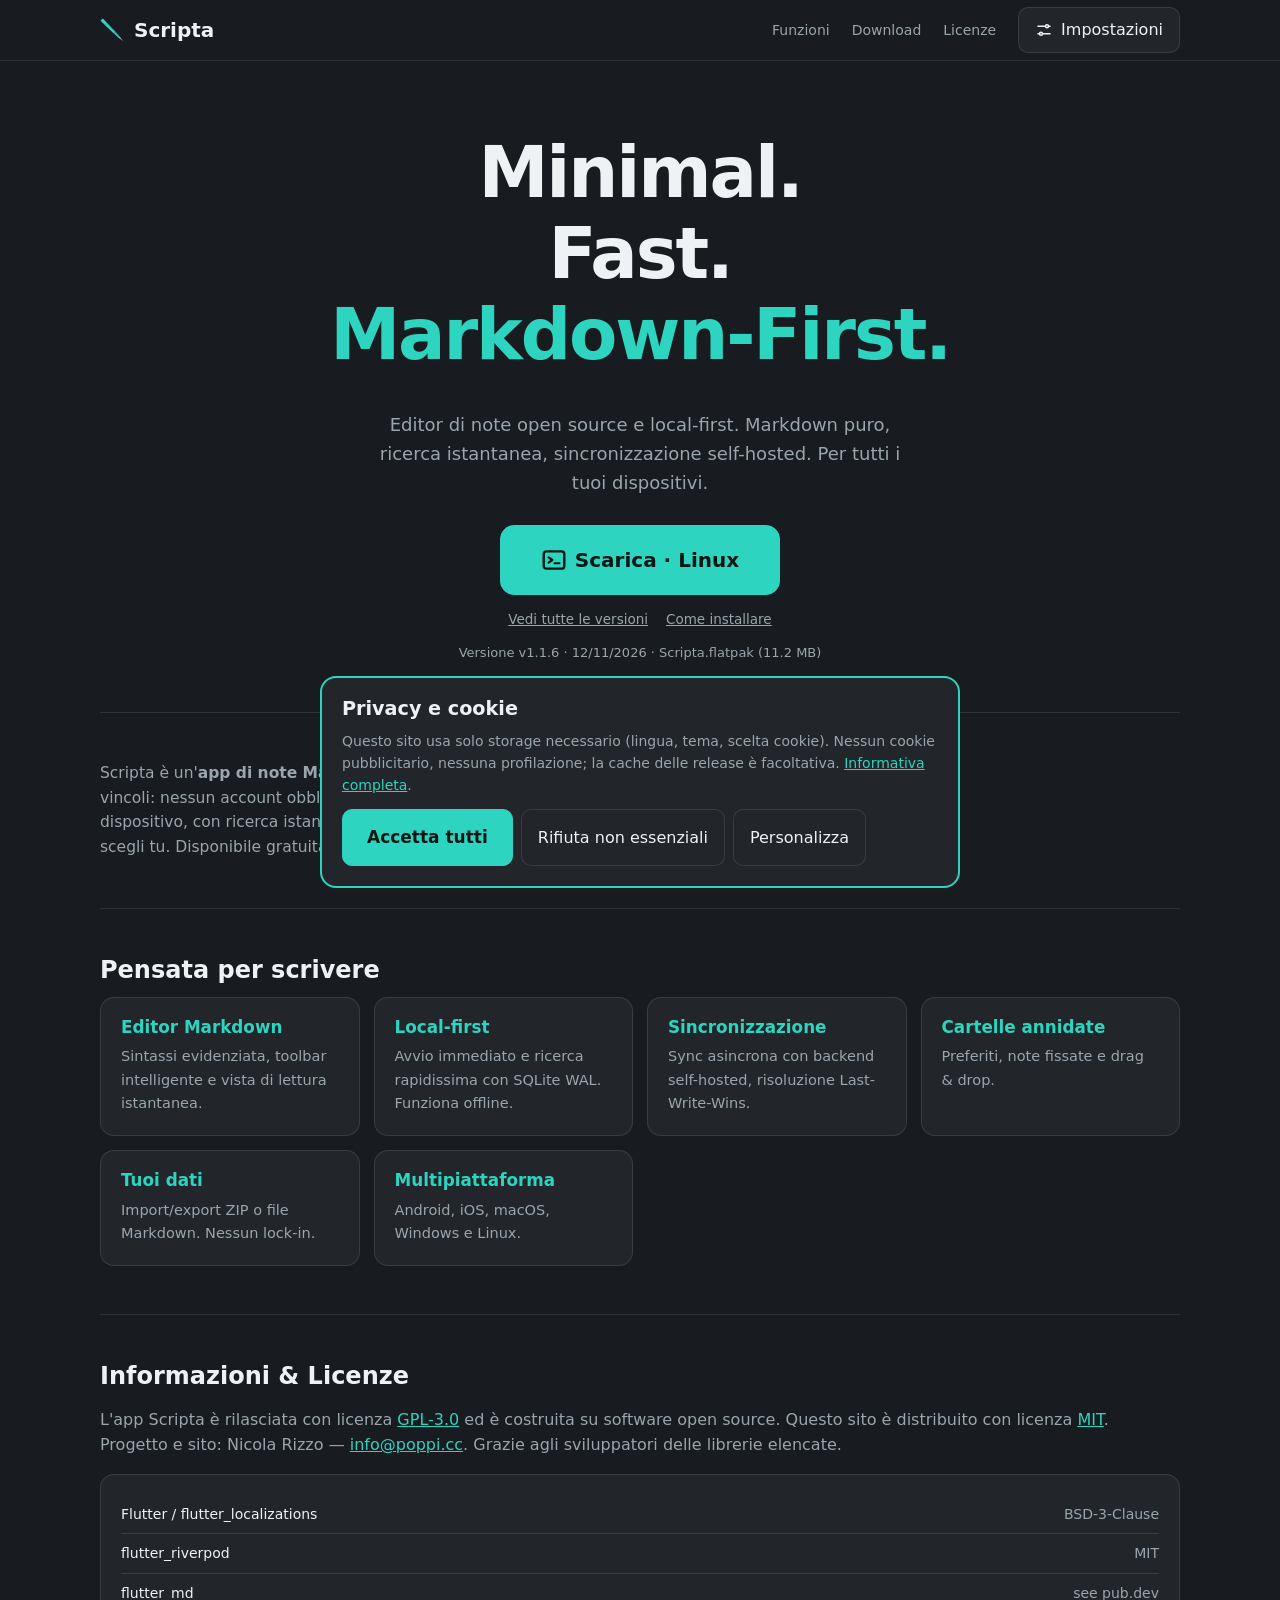
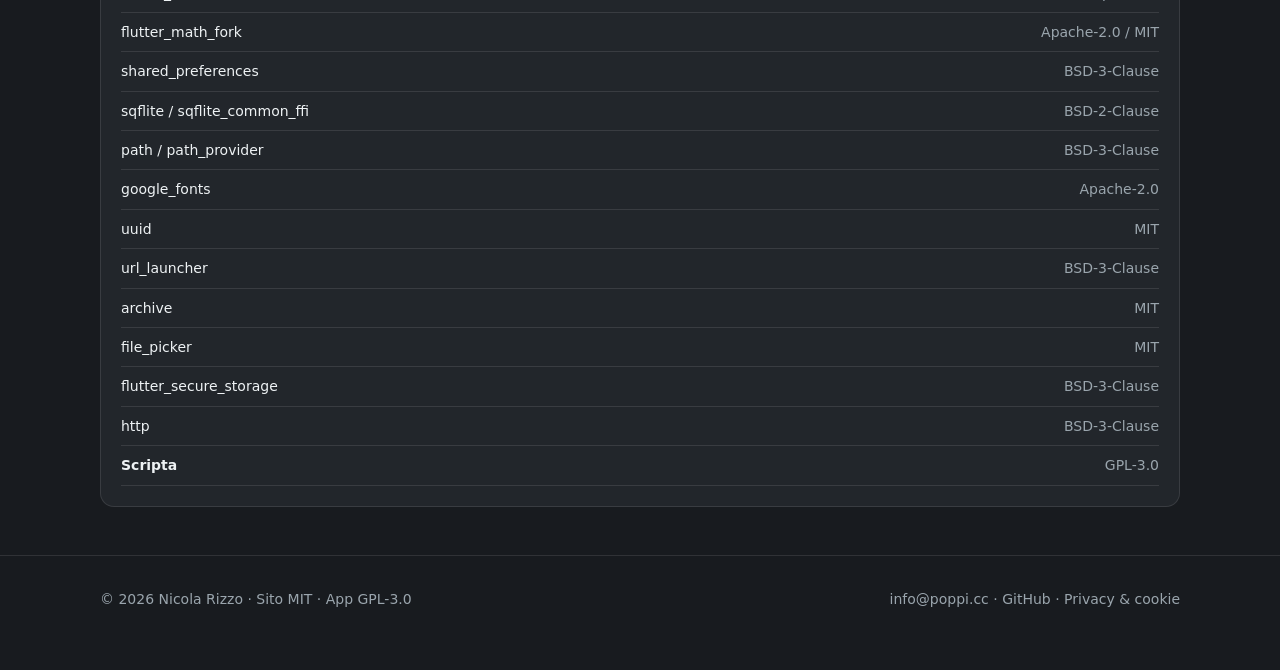
<file: it/index.html>
<!doctype html>
<html lang="it" data-theme="dark">
<head>
<meta charset="utf-8">
<meta name="viewport" content="width=device-width,initial-scale=1">
<title>Scripta — App Note Markdown Open Source e Local-First</title>
<meta name="description" content="Scripta è un'app gratuita e open source per note in Markdown: locale, veloce, senza cloud obbligato. Per Android, iOS, macOS, Windows e Linux.">
<link rel="canonical" href="https://scripta.poppi.cc/it/">
<link rel="alternate" hreflang="it" href="https://scripta.poppi.cc/it/">
<link rel="alternate" hreflang="en" href="https://scripta.poppi.cc/en/">
<link rel="alternate" hreflang="fr" href="https://scripta.poppi.cc/fr/">
<link rel="alternate" hreflang="x-default" href="https://scripta.poppi.cc/it/">
<link rel="icon" href="/assets/icons/favicon.svg" type="image/svg+xml">
<link rel="icon" href="/favicon.ico" sizes="48x48">
<link rel="apple-touch-icon" href="/assets/icons/apple-touch-icon.png">
<link rel="manifest" href="/site.webmanifest">
<meta name="theme-color" content="#181b1f">
<meta name="robots" content="index, follow">
<meta property="og:type" content="website">
<meta property="og:site_name" content="Scripta">
<meta property="og:title" content="Scripta — App Note Markdown Open Source e Local-First">
<meta property="og:description" content="Scripta è un'app gratuita e open source per note in Markdown: locale, veloce, senza cloud obbligato. Per Android, iOS, macOS, Windows e Linux.">
<meta property="og:url" content="https://scripta.poppi.cc/it/">
<meta property="og:image" content="https://scripta.poppi.cc/social/og-image.png">
<meta property="og:image:width" content="1200">
<meta property="og:image:height" content="630">
<meta property="og:locale" content="it_IT">
<meta name="twitter:card" content="summary_large_image">
<meta name="twitter:title" content="Scripta — App Note Markdown Open Source e Local-First">
<meta name="twitter:description" content="Scripta è un'app gratuita e open source per note in Markdown: locale, veloce, senza cloud obbligato. Per Android, iOS, macOS, Windows e Linux.">
<meta name="twitter:image" content="https://scripta.poppi.cc/social/og-image.png">
<link rel="stylesheet" href="/style.css">
<script>try{var t=localStorage.getItem('sc_theme');if(t==='system')t=matchMedia('(prefers-color-scheme: dark)').matches?'dark':'light';if(t)document.documentElement.dataset.theme=t}catch(e){}</script>
<script type="application/ld+json">{"@context": "https://schema.org", "@type": "SoftwareApplication", "name": "Scripta", "url": "https://scripta.poppi.cc/it/", "description": "Scripta è un'app gratuita e open source per note in Markdown: locale, veloce, senza cloud obbligato. Per Android, iOS, macOS, Windows e Linux.", "applicationCategory": "ProductivityApplication", "operatingSystem": "Android, iOS, macOS, Windows, Linux", "downloadUrl": "https://github.com/rizzonicola/Scripta/releases/latest", "softwareHelp": "https://github.com/rizzonicola/Scripta", "license": "https://www.gnu.org/licenses/gpl-3.0.html", "softwareVersion": "v1.1.6", "offers": {"@type": "Offer", "price": "0", "priceCurrency": "EUR"}, "inLanguage": ["it", "en", "fr"], "sameAs": ["https://github.com/rizzonicola/Scripta"]}</script>
<script type="application/ld+json">{"@context": "https://schema.org", "@type": "WebSite", "name": "Scripta", "url": "https://scripta.poppi.cc/it/", "inLanguage": "it"}</script>
</head>
<body data-page="home" data-lang="it">
<a class="skip" href="#main">Vai al contenuto</a>
<header><div class="w nav">
<a class="logo" href="/it/" aria-label="Scripta — home"><svg class="lg" viewBox="90 90 310 310" aria-hidden="true"><g transform="rotate(-45 256 256)"> <path d="M 242,50 L 270,50 C 274,50 277,53 277,57 L 275,130 L 237,130 L 235,57 C 235,53 238,50 242,50 Z" fill="var(--ac)" /> <path d="M 266,60 L 270,60 C 271,60 272,61 272,62 L 270,180 C 270,183 267,185 264,185 C 262,185 261,183 261,180 L 265,62 C 265,61 265.5,60 266,60 Z" fill="#a9b6c4" /> <path d="M 237,130 L 275,130 L 272,290 L 240,290 Z" fill="var(--ac)" /> <rect x="239" y="290" width="34" height="4" fill="#a9b6c4" /> <path d="M 240,294 L 272,294 L 267,370 L 245,370 Z" fill="var(--ac)" opacity="0.9" /> <line x1="243" y1="315" x2="269" y2="315" stroke="#121517" stroke-width="1.5" opacity="0.3" /> <line x1="244" y1="330" x2="268" y2="330" stroke="#121517" stroke-width="1.5" opacity="0.3" /> <line x1="244.5" y1="345" x2="267.5" y2="345" stroke="#121517" stroke-width="1.5" opacity="0.3" /> <path d="M 245,370 L 267,370 L 263,395 L 249,395 Z" fill="#a9b6c4" /> <path d="M 249,395 L 263,395 L 256,442 Z" fill="#a9b6c4" /> <path d="M 249,395 L 256,395 L 256,442 Z" fill="#ffffff" opacity="0.4" /> <circle cx="256" cy="410" r="2.5" fill="#16191d" /> <line x1="256" y1="412.5" x2="256" y2="442" stroke="#16191d" stroke-width="1.5" stroke-linecap="round" /> <circle cx="256" cy="442" r="1.5" fill="#ffffff" /> <path d="M 241,55 L 243,130 L 244,290 L 247,370" fill="none" stroke="#ffffff" stroke-width="1.8" stroke-linecap="round" opacity="0.35" /> <path d="M 271,55 L 269,130 L 268,290 L 265,370" fill="none" stroke="#000000" stroke-width="2.2" stroke-linecap="round" opacity="0.4" /> </g></svg>Scripta</a>
<button class="menuBtn" id="menuBtn" aria-label="Apri il menu" aria-expanded="false" aria-controls="navMenu"><svg viewBox="0 0 24 24" width="22" height="22" fill="none" stroke="currentColor" stroke-width="2.2" stroke-linecap="round" aria-hidden="true"><path class="l1" d="M4 7h16"/><path class="l2" d="M4 12h16"/><path class="l3" d="M4 17h16"/></svg><span>Menu</span></button>
<div class="nav-menu" id="navMenu">
<nav><a href="#features">Funzioni</a><a href="/it/releases/">Download</a><a href="#about">Licenze</a></nav>
<button id="setBtn" aria-label="Impostazioni"><svg class="setIco" viewBox="0 0 24 24" width="18" height="18" fill="none" stroke="currentColor" stroke-width="2" stroke-linecap="round" aria-hidden="true"><path d="M4 7h10M18 7h2M4 17h2M10 17h10"/><circle cx="16" cy="7" r="2"/><circle cx="8" cy="17" r="2"/></svg> <span>Impostazioni</span></button>
</div>
</div></header>

<main class="w" id="main">
<div class="hero">
<h1>Minimal.<br>Fast.<br><em>Markdown-First.</em></h1>
<p>Editor di note open source e local-first. Markdown puro, ricerca istantanea, sincronizzazione self-hosted. Per tutti i tuoi dispositivi.</p>
<div class="cta" id="cta"><button class="pri" disabled>Caricamento…</button></div>
<div class="meta" id="meta"></div>
<noscript><p><a class="btn pri" href="https://github.com/rizzonicola/Scripta/releases/latest">Scarica direttamente dalla pagina delle release su GitHub</a></p>
<ul><li><a href="https://github.com/rizzonicola/Scripta/releases/latest/download/Scripta-universal.apk">Android (APK)</a></li><li><a href="https://github.com/rizzonicola/Scripta/releases/latest/download/Scripta-ios-unsigned.ipa">iOS (IPA)</a></li><li><a href="https://github.com/rizzonicola/Scripta/releases/latest/download/Scripta-macos-universal.dmg">macOS (DMG)</a></li><li><a href="https://github.com/rizzonicola/Scripta/releases/latest/download/Scripta-windows-x64-setup.exe">Windows x64</a></li><li><a href="https://github.com/rizzonicola/Scripta/releases/latest/download/Scripta.flatpak">Linux (Flatpak)</a></li></ul></noscript>
</div>

<section id="intro"><p class="lead">Scripta è un'<strong>app di note Markdown open source</strong>, pensata per chi vuole scrivere senza vincoli: nessun account obbligatorio, nessun cloud imposto. È <strong>local-first</strong>: le note vivono sul tuo dispositivo, con ricerca istantanea via SQLite e sincronizzazione opzionale verso un server che scegli tu. Disponibile gratuitamente per Android, iOS, macOS, Windows e Linux.</p></section>

<section id="features"><h2>Pensata per scrivere</h2><div class="grid"><div class="card"><h3>Editor Markdown</h3><p>Sintassi evidenziata, toolbar intelligente e vista di lettura istantanea.</p></div><div class="card"><h3>Local-first</h3><p>Avvio immediato e ricerca rapidissima con SQLite WAL. Funziona offline.</p></div><div class="card"><h3>Sincronizzazione</h3><p>Sync asincrona con backend self-hosted, risoluzione Last-Write-Wins.</p></div><div class="card"><h3>Cartelle annidate</h3><p>Preferiti, note fissate e drag & drop.</p></div><div class="card"><h3>Tuoi dati</h3><p>Import/export ZIP o file Markdown. Nessun lock-in.</p></div><div class="card"><h3>Multipiattaforma</h3><p>Android, iOS, macOS, Windows e Linux.</p></div></div></section>

<section id="about"><h2>Informazioni & Licenze</h2><p style="color:var(--mu)">L'app Scripta è rilasciata con licenza <a href="https://github.com/rizzonicola/Scripta/blob/main/LICENSE" rel="noopener">GPL-3.0</a> ed è costruita su software open source. Questo sito è distribuito con licenza <a href="/LICENSE">MIT</a>. Progetto e sito: Nicola Rizzo — <a href="mailto:info@poppi.cc">info@poppi.cc</a>. Grazie agli sviluppatori delle librerie elencate.</p><div class="card"><div class="lic">Flutter / flutter_localizations<span>BSD-3-Clause</span></div><div class="lic">flutter_riverpod<span>MIT</span></div><div class="lic">flutter_md<span>see pub.dev</span></div><div class="lic">flutter_math_fork<span>Apache-2.0 / MIT</span></div><div class="lic">shared_preferences<span>BSD-3-Clause</span></div><div class="lic">sqflite / sqflite_common_ffi<span>BSD-2-Clause</span></div><div class="lic">path / path_provider<span>BSD-3-Clause</span></div><div class="lic">google_fonts<span>Apache-2.0</span></div><div class="lic">uuid<span>MIT</span></div><div class="lic">url_launcher<span>BSD-3-Clause</span></div><div class="lic">archive<span>MIT</span></div><div class="lic">file_picker<span>MIT</span></div><div class="lic">flutter_secure_storage<span>BSD-3-Clause</span></div><div class="lic">http<span>BSD-3-Clause</span></div><div class="lic"><b>Scripta</b><span>GPL-3.0</span></div></div></section>
</main>

<footer><div class="w footer-links"><span>© 2026 Nicola Rizzo · <a href="/LICENSE">Sito MIT</a> · <a href="https://github.com/rizzonicola/Scripta/blob/main/LICENSE" rel="noopener">App GPL-3.0</a></span><span><a href="mailto:info@poppi.cc">info@poppi.cc</a> · <a href="https://github.com/rizzonicola/Scripta" rel="noopener">GitHub</a> · <a href="/it/privacy/">Privacy & cookie</a></span></div></footer>

<dialog id="guide"><button class="x" aria-label="Close" onclick="this.closest('dialog').close()"><svg viewBox="0 0 24 24" width="18" height="18" fill="none" stroke="currentColor" stroke-width="2.4" stroke-linecap="round"><path d="M5 5l14 14M19 5L5 19"/></svg></button><div id="gBody"></div></dialog>

<dialog id="set"><button class="x" aria-label="Close" onclick="this.closest('dialog').close()"><svg viewBox="0 0 24 24" width="18" height="18" fill="none" stroke="currentColor" stroke-width="2.4" stroke-linecap="round"><path d="M5 5l14 14M19 5L5 19"/></svg></button><h2>Impostazioni</h2>
<p><span>Lingua</span><span class="seg" id="langSeg" role="group" data-page="home"><button data-v="system">Sistema</button><button data-v="it" aria-pressed="true">Italiano</button><button data-v="en">English</button><button data-v="fr">Français</button></span></p>
<p><span>Tema</span><span class="seg" id="themeSeg" role="group"><button data-v="system">Sistema</button><button data-v="dark">Scuro</button><button data-v="light">Chiaro</button><button data-v="contrast">Alto contrasto</button></span></p>
<p><span>Privacy e cookie</span></p>
<label class="o sw"><input type="checkbox" id="optSw" role="switch"><span>Facoltativo: memorizza in cache le release per 1 ora (meno richieste al sito)</span></label>
<p><a href="/it/privacy/">Leggi l'informativa completa</a></p></dialog>

<div id="ck" role="dialog" aria-labelledby="ckT" hidden>
<h2 id="ckT" style="font-size:1.2rem">Privacy e cookie</h2>
<p>Questo sito usa solo storage necessario (lingua, tema, scelta cookie). Nessun cookie pubblicitario, nessuna profilazione; la cache delle release è facoltativa. <a href="/it/privacy/">Informativa completa</a>.</p>
<div id="prefs" hidden>
<label class="o"><input type="checkbox" checked disabled><span>Necessari: lingua, tema, scelta cookie</span></label>
<label class="o"><input type="checkbox" id="optCache"><span>Facoltativo: memorizza in cache le release per 1 ora (meno richieste al sito)</span></label></div>
<div class="b"><button class="pri" id="acc">Accetta tutti</button><button id="rej">Rifiuta non essenziali</button><button id="cus">Personalizza</button></div>
</div>

<script src="/script.js" defer></script>
<script src="/menu.js" defer></script>
</body>
</html>
</file>
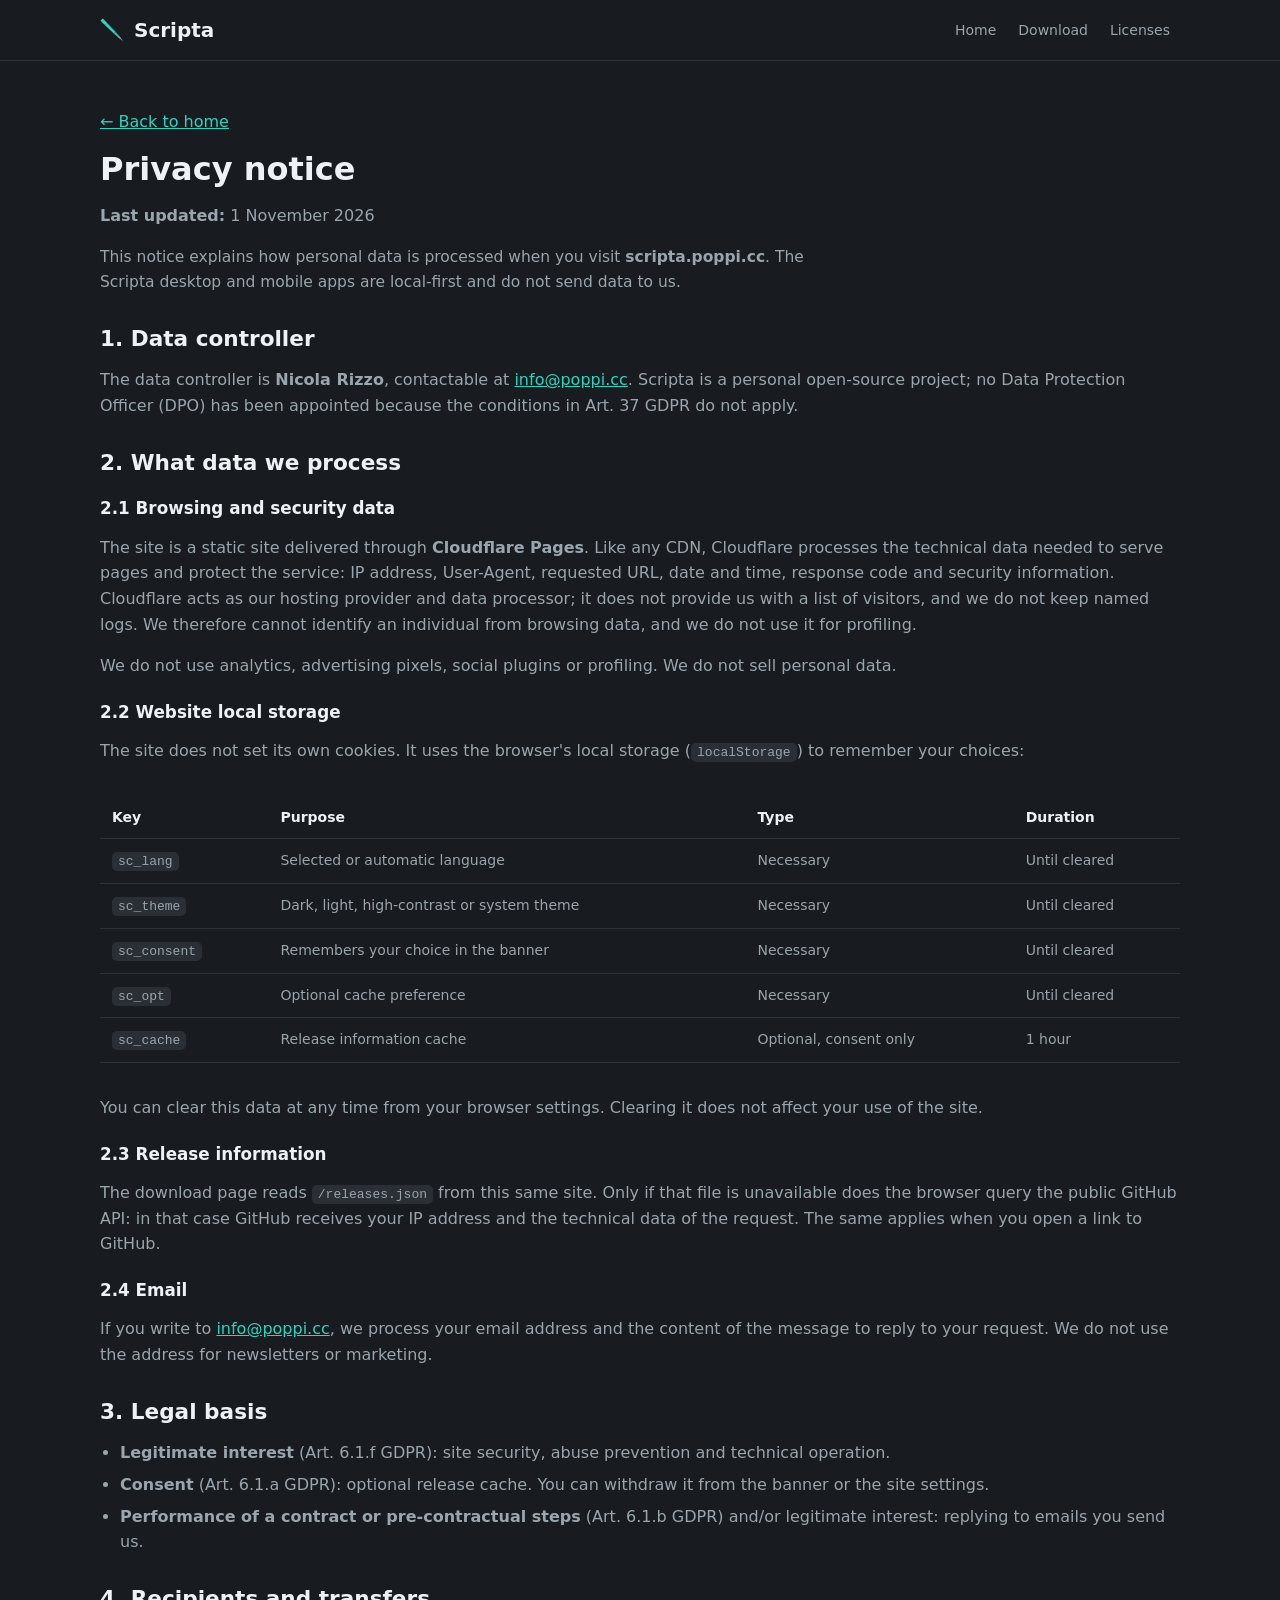
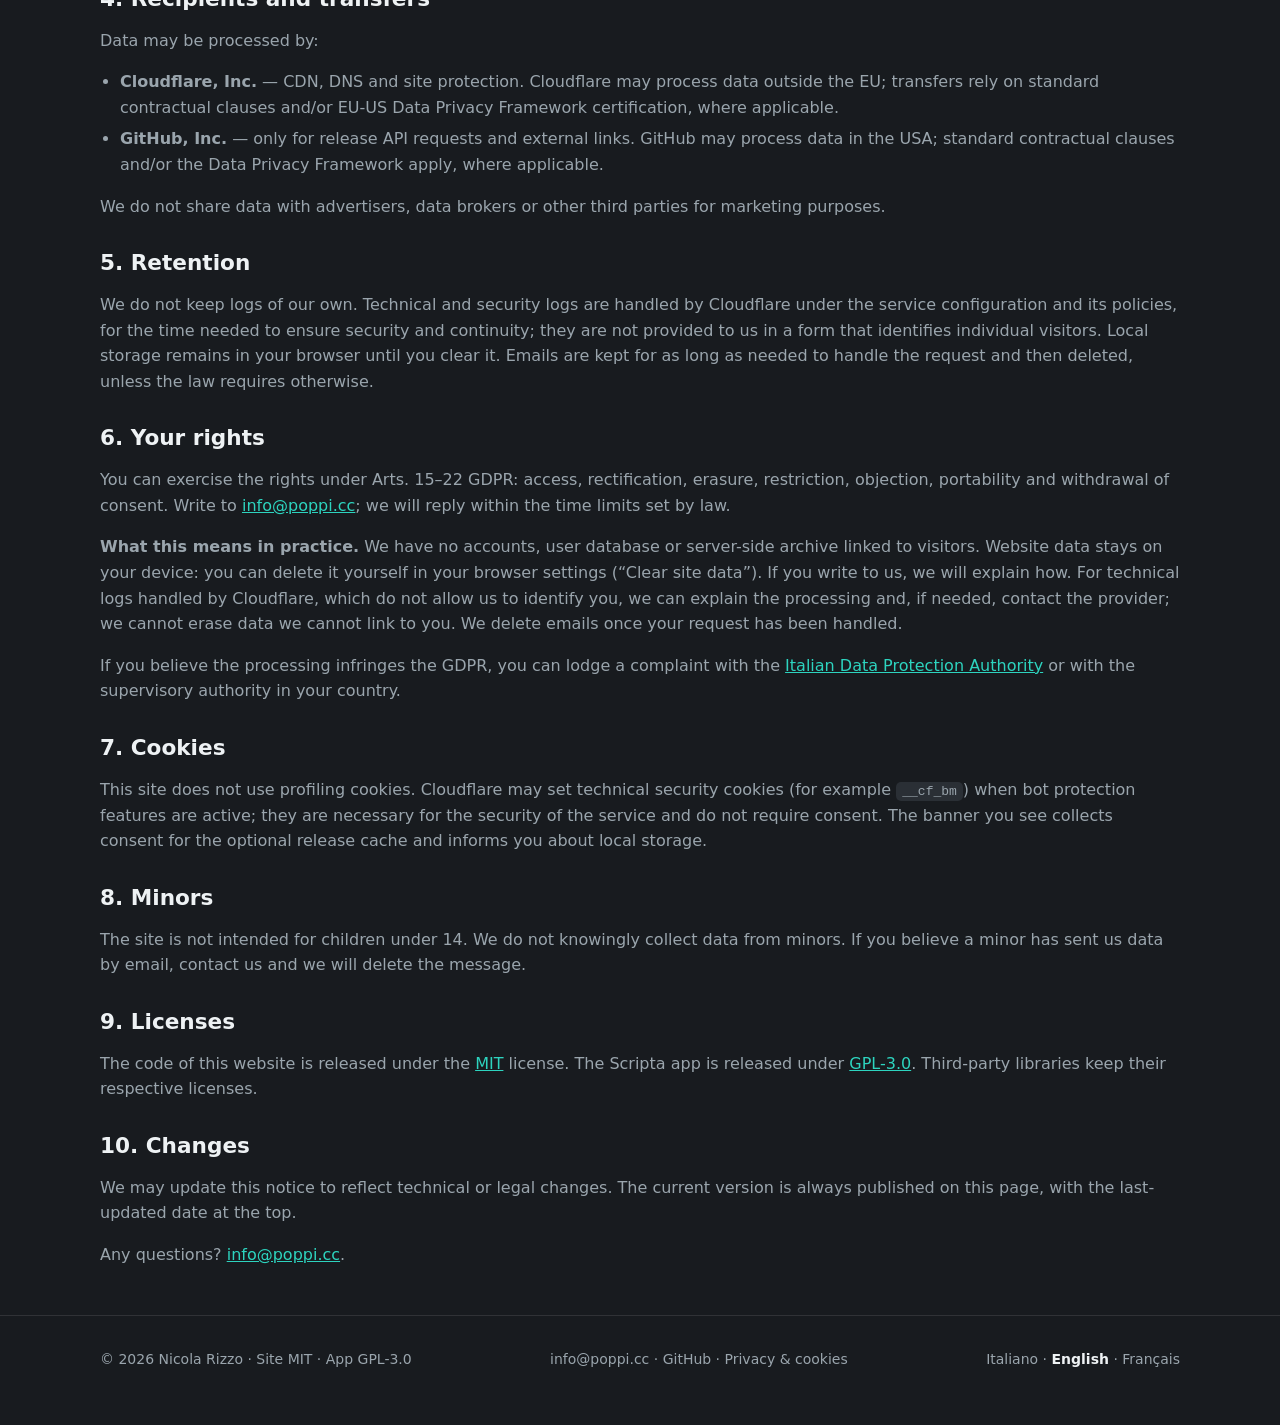
<file: en/privacy/index.html>
<!doctype html>
<html lang="en" data-theme="dark">
<head>
<meta charset="utf-8">
<meta name="viewport" content="width=device-width,initial-scale=1">
<title>Privacy notice — Scripta</title>
<meta name="description" content="Privacy notice for scripta.poppi.cc: data processed, cookies, local storage, GDPR rights and contact details.">
<link rel="canonical" href="https://scripta.poppi.cc/en/privacy/">
<link rel="alternate" hreflang="it" href="https://scripta.poppi.cc/it/privacy/">
<link rel="alternate" hreflang="en" href="https://scripta.poppi.cc/en/privacy/">
<link rel="alternate" hreflang="fr" href="https://scripta.poppi.cc/fr/privacy/">
<link rel="alternate" hreflang="x-default" href="https://scripta.poppi.cc/it/privacy/">
<link rel="icon" href="/assets/icons/favicon.svg" type="image/svg+xml">
<link rel="icon" href="/favicon.ico" sizes="48x48">
<link rel="apple-touch-icon" href="/assets/icons/apple-touch-icon.png">
<link rel="manifest" href="/site.webmanifest">
<meta name="theme-color" content="#181b1f">
<meta name="robots" content="index, follow">
<link rel="stylesheet" href="/style.css">
<script>try{var t=localStorage.getItem('sc_theme');if(t==='system')t=matchMedia('(prefers-color-scheme: dark)').matches?'dark':'light';if(t)document.documentElement.dataset.theme=t}catch(e){}</script>
</head>
<body data-page="privacy" data-lang="en">
<a class="skip" href="#main">Skip to content</a>
<header><div class="w nav">
<a class="logo" href="/en/" aria-label="Scripta — home"><svg class="lg" viewBox="90 90 310 310" aria-hidden="true"><g transform="rotate(-45 256 256)"> <path d="M 242,50 L 270,50 C 274,50 277,53 277,57 L 275,130 L 237,130 L 235,57 C 235,53 238,50 242,50 Z" fill="var(--ac)" /> <path d="M 266,60 L 270,60 C 271,60 272,61 272,62 L 270,180 C 270,183 267,185 264,185 C 262,185 261,183 261,180 L 265,62 C 265,61 265.5,60 266,60 Z" fill="#a9b6c4" /> <path d="M 237,130 L 275,130 L 272,290 L 240,290 Z" fill="var(--ac)" /> <rect x="239" y="290" width="34" height="4" fill="#a9b6c4" /> <path d="M 240,294 L 272,294 L 267,370 L 245,370 Z" fill="var(--ac)" opacity="0.9" /> <line x1="243" y1="315" x2="269" y2="315" stroke="#121517" stroke-width="1.5" opacity="0.3" /> <line x1="244" y1="330" x2="268" y2="330" stroke="#121517" stroke-width="1.5" opacity="0.3" /> <line x1="244.5" y1="345" x2="267.5" y2="345" stroke="#121517" stroke-width="1.5" opacity="0.3" /> <path d="M 245,370 L 267,370 L 263,395 L 249,395 Z" fill="#a9b6c4" /> <path d="M 249,395 L 263,395 L 256,442 Z" fill="#a9b6c4" /> <path d="M 249,395 L 256,395 L 256,442 Z" fill="#ffffff" opacity="0.4" /> <circle cx="256" cy="410" r="2.5" fill="#16191d" /> <line x1="256" y1="412.5" x2="256" y2="442" stroke="#16191d" stroke-width="1.5" stroke-linecap="round" /> <circle cx="256" cy="442" r="1.5" fill="#ffffff" /> <path d="M 241,55 L 243,130 L 244,290 L 247,370" fill="none" stroke="#ffffff" stroke-width="1.8" stroke-linecap="round" opacity="0.35" /> <path d="M 271,55 L 269,130 L 268,290 L 265,370" fill="none" stroke="#000000" stroke-width="2.2" stroke-linecap="round" opacity="0.4" /> </g></svg>Scripta</a>
<button class="menuBtn" id="menuBtn" aria-label="Open menu" aria-expanded="false" aria-controls="navMenu"><svg viewBox="0 0 24 24" width="22" height="22" fill="none" stroke="currentColor" stroke-width="2.2" stroke-linecap="round" aria-hidden="true"><path class="l1" d="M4 7h16"/><path class="l2" d="M4 12h16"/><path class="l3" d="M4 17h16"/></svg><span>Menu</span></button>
<div class="nav-menu" id="navMenu">
<nav><a href="/en/">Home</a><a href="/en/releases/">Download</a><a href="/en/#about">Licenses</a></nav>
</div>
</div></header>

<main class="w legal" id="main">
<p><a href="/en/">← Back to home</a></p>
<h1>Privacy notice</h1>
<p><strong>Last updated:</strong> 1 November 2026</p>
<p class="lead">This notice explains how personal data is processed when you visit <strong>scripta.poppi.cc</strong>. The Scripta desktop and mobile apps are local-first and do not send data to us.</p>

<h2>1. Data controller</h2>
<p>The data controller is <strong>Nicola Rizzo</strong>, contactable at <a href="mailto:info@poppi.cc">info@poppi.cc</a>. Scripta is a personal open-source project; no Data Protection Officer (DPO) has been appointed because the conditions in Art. 37 GDPR do not apply.</p>

<h2>2. What data we process</h2>
<h3>2.1 Browsing and security data</h3>
<p>The site is a static site delivered through <strong>Cloudflare Pages</strong>. Like any CDN, Cloudflare processes the technical data needed to serve pages and protect the service: IP address, User-Agent, requested URL, date and time, response code and security information. Cloudflare acts as our hosting provider and data processor; it does not provide us with a list of visitors, and we do not keep named logs. We therefore cannot identify an individual from browsing data, and we do not use it for profiling.</p>
<p>We do not use analytics, advertising pixels, social plugins or profiling. We do not sell personal data.</p>

<h3>2.2 Website local storage</h3>
<p>The site does not set its own cookies. It uses the browser's local storage (<code>localStorage</code>) to remember your choices:</p>
<div class="table-wrap"><table>
<thead><tr><th>Key</th><th>Purpose</th><th>Type</th><th>Duration</th></tr></thead>
<tbody>
<tr><td data-label="Key"><code>sc_lang</code></td><td data-label="Purpose">Selected or automatic language</td><td data-label="Type">Necessary</td><td data-label="Duration">Until cleared</td></tr>
<tr><td data-label="Key"><code>sc_theme</code></td><td data-label="Purpose">Dark, light, high-contrast or system theme</td><td data-label="Type">Necessary</td><td data-label="Duration">Until cleared</td></tr>
<tr><td data-label="Key"><code>sc_consent</code></td><td data-label="Purpose">Remembers your choice in the banner</td><td data-label="Type">Necessary</td><td data-label="Duration">Until cleared</td></tr>
<tr><td data-label="Key"><code>sc_opt</code></td><td data-label="Purpose">Optional cache preference</td><td data-label="Type">Necessary</td><td data-label="Duration">Until cleared</td></tr>
<tr><td data-label="Key"><code>sc_cache</code></td><td data-label="Purpose">Release information cache</td><td data-label="Type">Optional, consent only</td><td data-label="Duration">1 hour</td></tr>
</tbody></table></div>
<p>You can clear this data at any time from your browser settings. Clearing it does not affect your use of the site.</p>

<h3>2.3 Release information</h3>
<p>The download page reads <code>/releases.json</code> from this same site. Only if that file is unavailable does the browser query the public GitHub API: in that case GitHub receives your IP address and the technical data of the request. The same applies when you open a link to GitHub.</p>

<h3>2.4 Email</h3>
<p>If you write to <a href="mailto:info@poppi.cc">info@poppi.cc</a>, we process your email address and the content of the message to reply to your request. We do not use the address for newsletters or marketing.</p>

<h2>3. Legal basis</h2>
<ul>
<li><strong>Legitimate interest</strong> (Art. 6.1.f GDPR): site security, abuse prevention and technical operation.</li>
<li><strong>Consent</strong> (Art. 6.1.a GDPR): optional release cache. You can withdraw it from the banner or the site settings.</li>
<li><strong>Performance of a contract or pre-contractual steps</strong> (Art. 6.1.b GDPR) and/or legitimate interest: replying to emails you send us.</li>
</ul>

<h2>4. Recipients and transfers</h2>
<p>Data may be processed by:</p>
<ul>
<li><strong>Cloudflare, Inc.</strong> — CDN, DNS and site protection. Cloudflare may process data outside the EU; transfers rely on standard contractual clauses and/or EU-US Data Privacy Framework certification, where applicable.</li>
<li><strong>GitHub, Inc.</strong> — only for release API requests and external links. GitHub may process data in the USA; standard contractual clauses and/or the Data Privacy Framework apply, where applicable.</li>
</ul>
<p>We do not share data with advertisers, data brokers or other third parties for marketing purposes.</p>

<h2>5. Retention</h2>
<p>We do not keep logs of our own. Technical and security logs are handled by Cloudflare under the service configuration and its policies, for the time needed to ensure security and continuity; they are not provided to us in a form that identifies individual visitors. Local storage remains in your browser until you clear it. Emails are kept for as long as needed to handle the request and then deleted, unless the law requires otherwise.</p>

<h2>6. Your rights</h2>
<p>You can exercise the rights under Arts. 15–22 GDPR: access, rectification, erasure, restriction, objection, portability and withdrawal of consent. Write to <a href="mailto:info@poppi.cc">info@poppi.cc</a>; we will reply within the time limits set by law.</p>
<p><strong>What this means in practice.</strong> We have no accounts, user database or server-side archive linked to visitors. Website data stays on your device: you can delete it yourself in your browser settings (“Clear site data”). If you write to us, we will explain how. For technical logs handled by Cloudflare, which do not allow us to identify you, we can explain the processing and, if needed, contact the provider; we cannot erase data we cannot link to you. We delete emails once your request has been handled.</p>
<p>If you believe the processing infringes the GDPR, you can lodge a complaint with the <a href="https://www.garanteprivacy.it/" rel="noopener">Italian Data Protection Authority</a> or with the supervisory authority in your country.</p>

<h2>7. Cookies</h2>
<p>This site does not use profiling cookies. Cloudflare may set technical security cookies (for example <code>__cf_bm</code>) when bot protection features are active; they are necessary for the security of the service and do not require consent. The banner you see collects consent for the optional release cache and informs you about local storage.</p>

<h2>8. Minors</h2>
<p>The site is not intended for children under 14. We do not knowingly collect data from minors. If you believe a minor has sent us data by email, contact us and we will delete the message.</p>

<h2>9. Licenses</h2>
<p>The code of this website is released under the <a href="/LICENSE">MIT</a> license. The Scripta app is released under <a href="https://github.com/rizzonicola/Scripta/blob/main/LICENSE" rel="noopener">GPL-3.0</a>. Third-party libraries keep their respective licenses.</p>

<h2>10. Changes</h2>
<p>We may update this notice to reflect technical or legal changes. The current version is always published on this page, with the last-updated date at the top.</p>

<p class="contact-line">Any questions? <a href="mailto:info@poppi.cc">info@poppi.cc</a>.</p>
</main>

<footer><div class="w footer-links"><span>© 2026 Nicola Rizzo · <a href="/LICENSE">Site MIT</a> · <a href="https://github.com/rizzonicola/Scripta/blob/main/LICENSE" rel="noopener">App GPL-3.0</a></span><span><a href="mailto:info@poppi.cc">info@poppi.cc</a> · <a href="https://github.com/rizzonicola/Scripta" rel="noopener">GitHub</a> · <a href="/en/privacy/" aria-current="page">Privacy & cookies</a></span><span class="lang-links"><a href="/it/privacy/">Italiano</a> · <a href="/en/privacy/" aria-current="page">English</a> · <a href="/fr/privacy/">Français</a></span></div></footer>
<script src="/menu.js" defer></script>
</body>
</html>
</file>
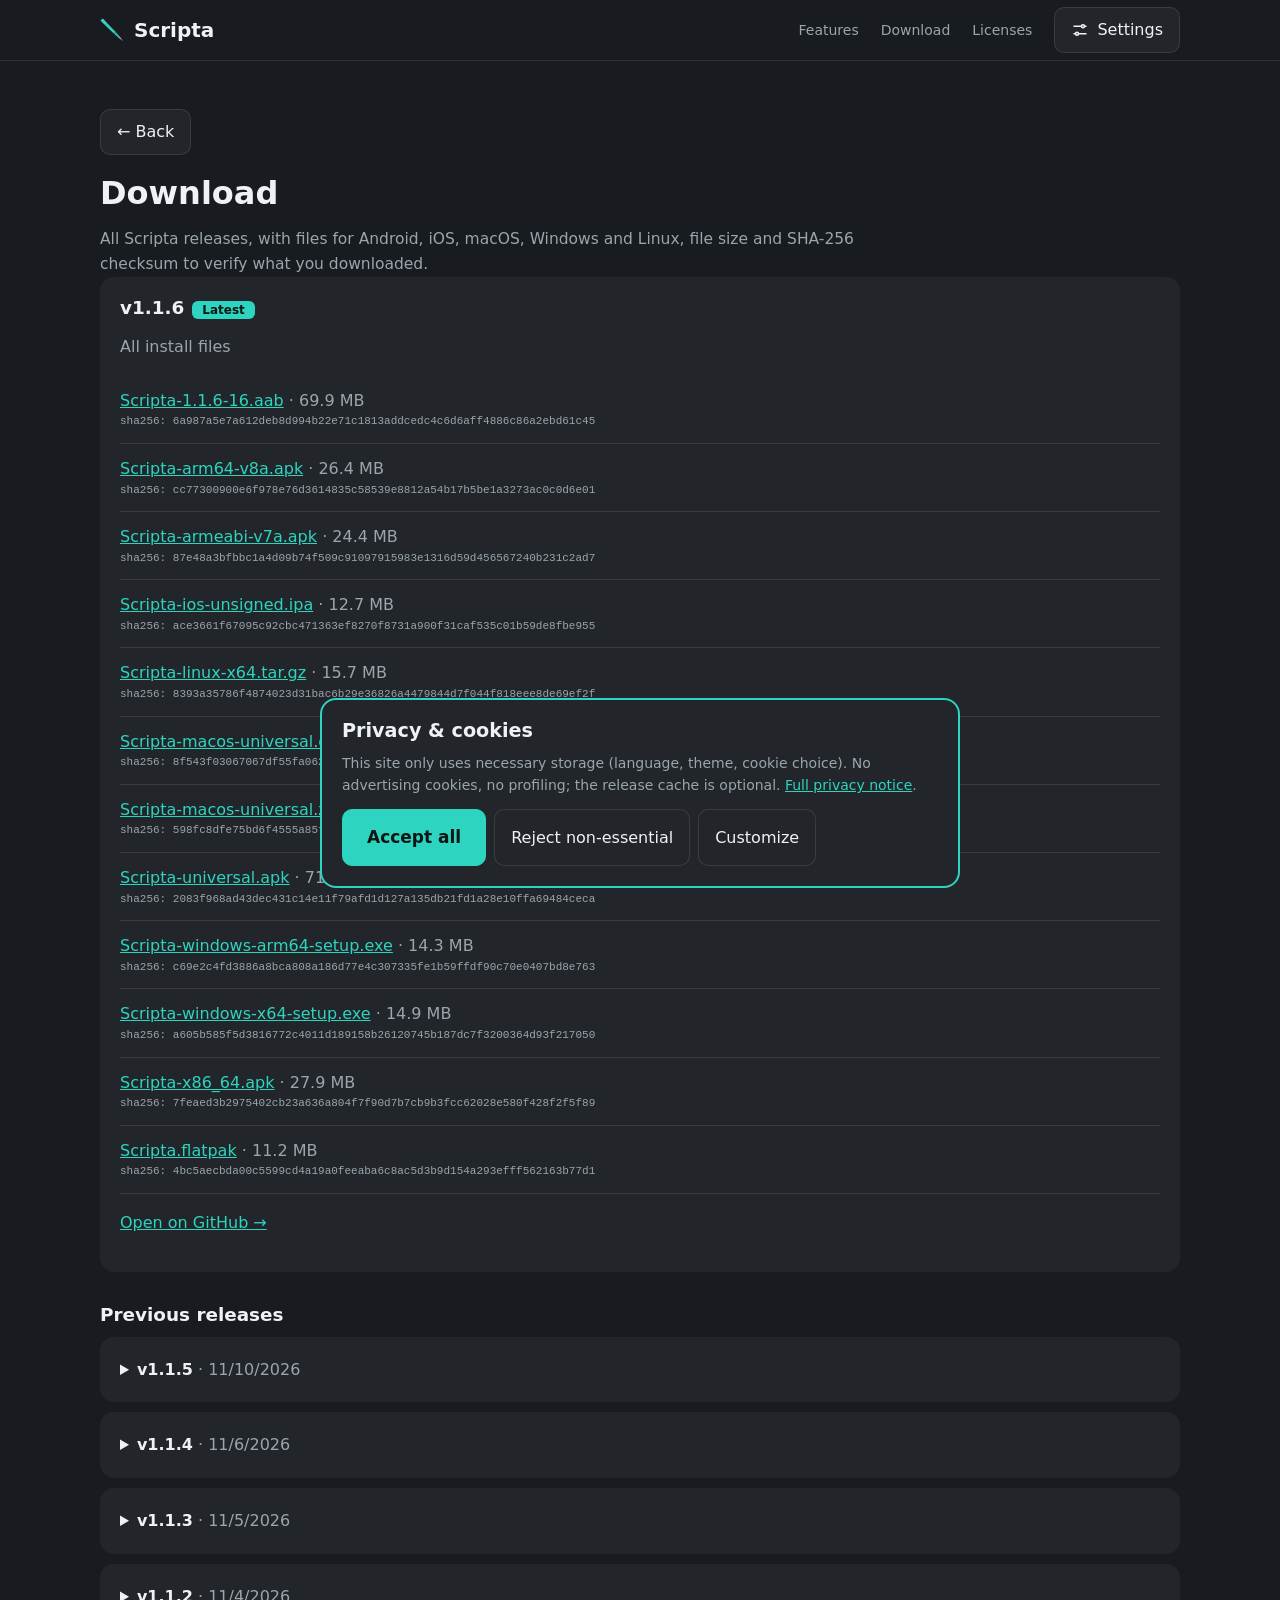
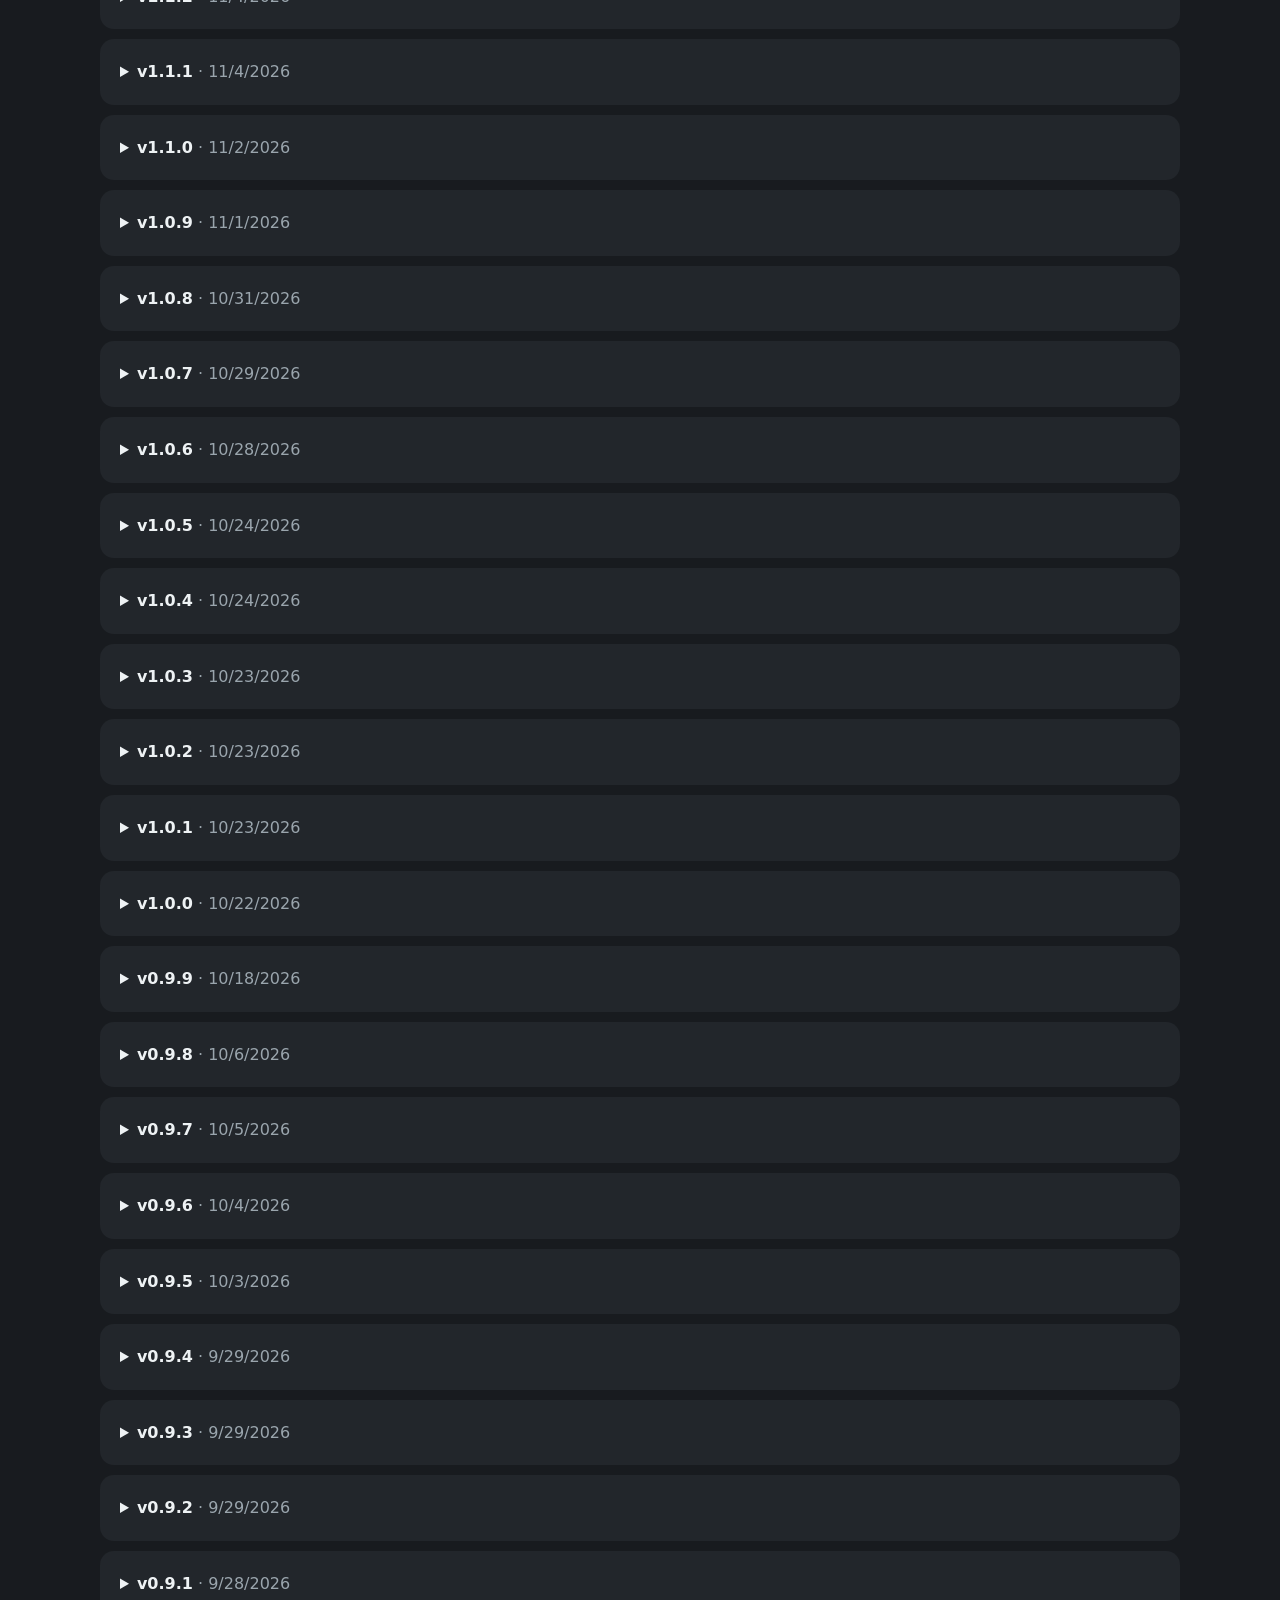
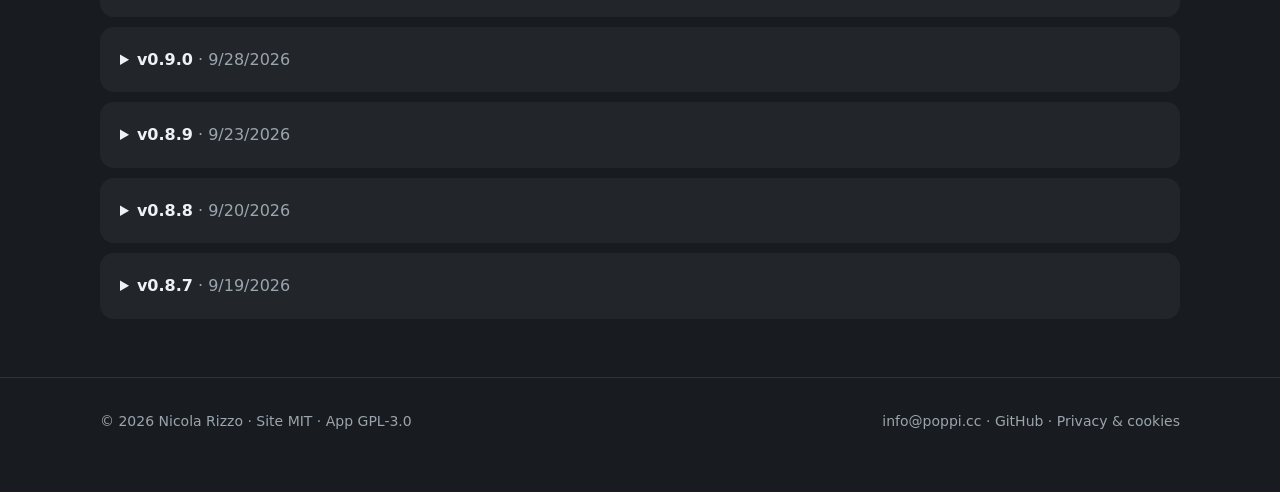
<file: en/releases/index.html>
<!doctype html>
<html lang="en" data-theme="dark">
<head>
<meta charset="utf-8">
<meta name="viewport" content="width=device-width,initial-scale=1">
<title>Download Scripta — All Releases for Android, iOS, macOS, Windows, Linux</title>
<meta name="description" content="Download Scripta: latest and previous releases for Android, iOS, macOS, Windows and Linux, with file size and SHA-256 checksum.">
<link rel="canonical" href="https://scripta.poppi.cc/en/releases/">
<link rel="alternate" hreflang="it" href="https://scripta.poppi.cc/it/releases/">
<link rel="alternate" hreflang="en" href="https://scripta.poppi.cc/en/releases/">
<link rel="alternate" hreflang="fr" href="https://scripta.poppi.cc/fr/releases/">
<link rel="alternate" hreflang="x-default" href="https://scripta.poppi.cc/it/releases/">
<link rel="icon" href="/assets/icons/favicon.svg" type="image/svg+xml">
<link rel="icon" href="/favicon.ico" sizes="48x48">
<link rel="apple-touch-icon" href="/assets/icons/apple-touch-icon.png">
<link rel="manifest" href="/site.webmanifest">
<meta name="theme-color" content="#181b1f">
<meta name="robots" content="index, follow">
<meta property="og:type" content="website">
<meta property="og:site_name" content="Scripta">
<meta property="og:title" content="Download Scripta — All Releases for Android, iOS, macOS, Windows, Linux">
<meta property="og:description" content="Download Scripta: latest and previous releases for Android, iOS, macOS, Windows and Linux, with file size and SHA-256 checksum.">
<meta property="og:url" content="https://scripta.poppi.cc/en/releases/">
<meta property="og:image" content="https://scripta.poppi.cc/social/og-image.png">
<meta property="og:image:width" content="1200">
<meta property="og:image:height" content="630">
<meta property="og:locale" content="en_US">
<meta name="twitter:card" content="summary_large_image">
<meta name="twitter:title" content="Download Scripta — All Releases for Android, iOS, macOS, Windows, Linux">
<meta name="twitter:description" content="Download Scripta: latest and previous releases for Android, iOS, macOS, Windows and Linux, with file size and SHA-256 checksum.">
<meta name="twitter:image" content="https://scripta.poppi.cc/social/og-image.png">
<link rel="stylesheet" href="/style.css">
<script>try{var t=localStorage.getItem('sc_theme');if(t==='system')t=matchMedia('(prefers-color-scheme: dark)').matches?'dark':'light';if(t)document.documentElement.dataset.theme=t}catch(e){}</script>
<script type="application/ld+json">{"@context": "https://schema.org", "@type": "SoftwareApplication", "name": "Scripta", "url": "https://scripta.poppi.cc/en/", "description": "Scripta is a free, open-source Markdown note-taking app: local-first, fast, no forced cloud lock-in. For Android, iOS, macOS, Windows and Linux.", "applicationCategory": "ProductivityApplication", "operatingSystem": "Android, iOS, macOS, Windows, Linux", "downloadUrl": "https://github.com/rizzonicola/Scripta/releases/latest", "softwareHelp": "https://github.com/rizzonicola/Scripta", "license": "https://www.gnu.org/licenses/gpl-3.0.html", "softwareVersion": "v1.1.6", "offers": {"@type": "Offer", "price": "0", "priceCurrency": "EUR"}, "inLanguage": ["it", "en", "fr"], "sameAs": ["https://github.com/rizzonicola/Scripta"]}</script>
<script type="application/ld+json">{"@context": "https://schema.org", "@type": "WebSite", "name": "Scripta", "url": "https://scripta.poppi.cc/en/", "inLanguage": "en"}</script>
</head>
<body data-page="releases" data-lang="en">
<a class="skip" href="#main">Skip to content</a>
<header><div class="w nav">
<a class="logo" href="/en/" aria-label="Scripta — home"><svg class="lg" viewBox="90 90 310 310" aria-hidden="true"><g transform="rotate(-45 256 256)"> <path d="M 242,50 L 270,50 C 274,50 277,53 277,57 L 275,130 L 237,130 L 235,57 C 235,53 238,50 242,50 Z" fill="var(--ac)" /> <path d="M 266,60 L 270,60 C 271,60 272,61 272,62 L 270,180 C 270,183 267,185 264,185 C 262,185 261,183 261,180 L 265,62 C 265,61 265.5,60 266,60 Z" fill="#a9b6c4" /> <path d="M 237,130 L 275,130 L 272,290 L 240,290 Z" fill="var(--ac)" /> <rect x="239" y="290" width="34" height="4" fill="#a9b6c4" /> <path d="M 240,294 L 272,294 L 267,370 L 245,370 Z" fill="var(--ac)" opacity="0.9" /> <line x1="243" y1="315" x2="269" y2="315" stroke="#121517" stroke-width="1.5" opacity="0.3" /> <line x1="244" y1="330" x2="268" y2="330" stroke="#121517" stroke-width="1.5" opacity="0.3" /> <line x1="244.5" y1="345" x2="267.5" y2="345" stroke="#121517" stroke-width="1.5" opacity="0.3" /> <path d="M 245,370 L 267,370 L 263,395 L 249,395 Z" fill="#a9b6c4" /> <path d="M 249,395 L 263,395 L 256,442 Z" fill="#a9b6c4" /> <path d="M 249,395 L 256,395 L 256,442 Z" fill="#ffffff" opacity="0.4" /> <circle cx="256" cy="410" r="2.5" fill="#16191d" /> <line x1="256" y1="412.5" x2="256" y2="442" stroke="#16191d" stroke-width="1.5" stroke-linecap="round" /> <circle cx="256" cy="442" r="1.5" fill="#ffffff" /> <path d="M 241,55 L 243,130 L 244,290 L 247,370" fill="none" stroke="#ffffff" stroke-width="1.8" stroke-linecap="round" opacity="0.35" /> <path d="M 271,55 L 269,130 L 268,290 L 265,370" fill="none" stroke="#000000" stroke-width="2.2" stroke-linecap="round" opacity="0.4" /> </g></svg>Scripta</a>
<button class="menuBtn" id="menuBtn" aria-label="Open menu" aria-expanded="false" aria-controls="navMenu"><svg viewBox="0 0 24 24" width="22" height="22" fill="none" stroke="currentColor" stroke-width="2.2" stroke-linecap="round" aria-hidden="true"><path class="l1" d="M4 7h16"/><path class="l2" d="M4 12h16"/><path class="l3" d="M4 17h16"/></svg><span>Menu</span></button>
<div class="nav-menu" id="navMenu">
<nav><a href="/en/#features">Features</a><a href="/en/releases/" aria-current="page">Download</a><a href="/en/#about">Licenses</a></nav>
<button id="setBtn" aria-label="Settings"><svg class="setIco" viewBox="0 0 24 24" width="18" height="18" fill="none" stroke="currentColor" stroke-width="2" stroke-linecap="round" aria-hidden="true"><path d="M4 7h10M18 7h2M4 17h2M10 17h10"/><circle cx="16" cy="7" r="2"/><circle cx="8" cy="17" r="2"/></svg> <span>Settings</span></button>
</div>
</div></header>

<main class="w" id="main">
<section style="border:0"><a href="/en/" class="btn">← Back</a>
<h1 style="margin-top:20px">Download</h1>
<p class="lead">All Scripta releases, with files for Android, iOS, macOS, Windows and Linux, file size and SHA-256 checksum to verify what you downloaded.</p>
<div id="rel">
  <!-- Fallback statico indicizzabile: aggiornato da .github/workflows/update-releases.yml -->
  <p><span id="sw-version">v1.1.6</span> · <span id="sw-date">2026-11-12</span> —
  <a href="https://github.com/rizzonicola/Scripta/releases/latest">Open on GitHub →</a></p>
  <noscript><ul><li><a href="https://github.com/rizzonicola/Scripta/releases/latest/download/Scripta-universal.apk">Android (APK)</a></li><li><a href="https://github.com/rizzonicola/Scripta/releases/latest/download/Scripta-arm64-v8a.apk">Android arm64-v8a (APK)</a></li><li><a href="https://github.com/rizzonicola/Scripta/releases/latest/download/Scripta-ios-unsigned.ipa">iOS (IPA)</a></li><li><a href="https://github.com/rizzonicola/Scripta/releases/latest/download/Scripta-macos-universal.dmg">macOS (DMG)</a></li><li><a href="https://github.com/rizzonicola/Scripta/releases/latest/download/Scripta-windows-x64-setup.exe">Windows x64</a></li><li><a href="https://github.com/rizzonicola/Scripta/releases/latest/download/Scripta-windows-arm64-setup.exe">Windows ARM64</a></li><li><a href="https://github.com/rizzonicola/Scripta/releases/latest/download/Scripta.flatpak">Linux (Flatpak)</a></li></ul></noscript>
</div>
</section>
</main>

<footer><div class="w footer-links"><span>© 2026 Nicola Rizzo · <a href="/LICENSE">Site MIT</a> · <a href="https://github.com/rizzonicola/Scripta/blob/main/LICENSE" rel="noopener">App GPL-3.0</a></span><span><a href="mailto:info@poppi.cc">info@poppi.cc</a> · <a href="https://github.com/rizzonicola/Scripta" rel="noopener">GitHub</a> · <a href="/en/privacy/">Privacy & cookies</a></span></div></footer>

<dialog id="guide"><button class="x" aria-label="Close" onclick="this.closest('dialog').close()"><svg viewBox="0 0 24 24" width="18" height="18" fill="none" stroke="currentColor" stroke-width="2.4" stroke-linecap="round"><path d="M5 5l14 14M19 5L5 19"/></svg></button><div id="gBody"></div></dialog>

<dialog id="set"><button class="x" aria-label="Close" onclick="this.closest('dialog').close()"><svg viewBox="0 0 24 24" width="18" height="18" fill="none" stroke="currentColor" stroke-width="2.4" stroke-linecap="round"><path d="M5 5l14 14M19 5L5 19"/></svg></button><h2>Settings</h2>
<p><span>Language</span><span class="seg" id="langSeg" role="group" data-page="releases"><button data-v="system">System</button><button data-v="it">Italiano</button><button data-v="en" aria-pressed="true">English</button><button data-v="fr">Français</button></span></p>
<p><span>Theme</span><span class="seg" id="themeSeg" role="group"><button data-v="system">System</button><button data-v="dark">Dark</button><button data-v="light">Light</button><button data-v="contrast">High contrast</button></span></p>
<p><span>Privacy & cookies</span></p>
<label class="o sw"><input type="checkbox" id="optSw" role="switch"><span>Optional: cache releases for 1 hour (fewer requests to this site)</span></label>
<p><a href="/en/privacy/">Read the full privacy notice</a></p></dialog>

<div id="ck" role="dialog" aria-labelledby="ckT" hidden>
<h2 id="ckT" style="font-size:1.2rem">Privacy & cookies</h2>
<p>This site only uses necessary storage (language, theme, cookie choice). No advertising cookies, no profiling; the release cache is optional. <a href="/en/privacy/">Full privacy notice</a>.</p>
<div id="prefs" hidden>
<label class="o"><input type="checkbox" checked disabled><span>Necessary: language, theme, cookie choice</span></label>
<label class="o"><input type="checkbox" id="optCache"><span>Optional: cache releases for 1 hour (fewer requests to this site)</span></label></div>
<div class="b"><button class="pri" id="acc">Accept all</button><button id="rej">Reject non-essential</button><button id="cus">Customize</button></div>
</div>

<script src="/script.js" defer></script>
<script src="/menu.js" defer></script>
</body>
</html>
</file>
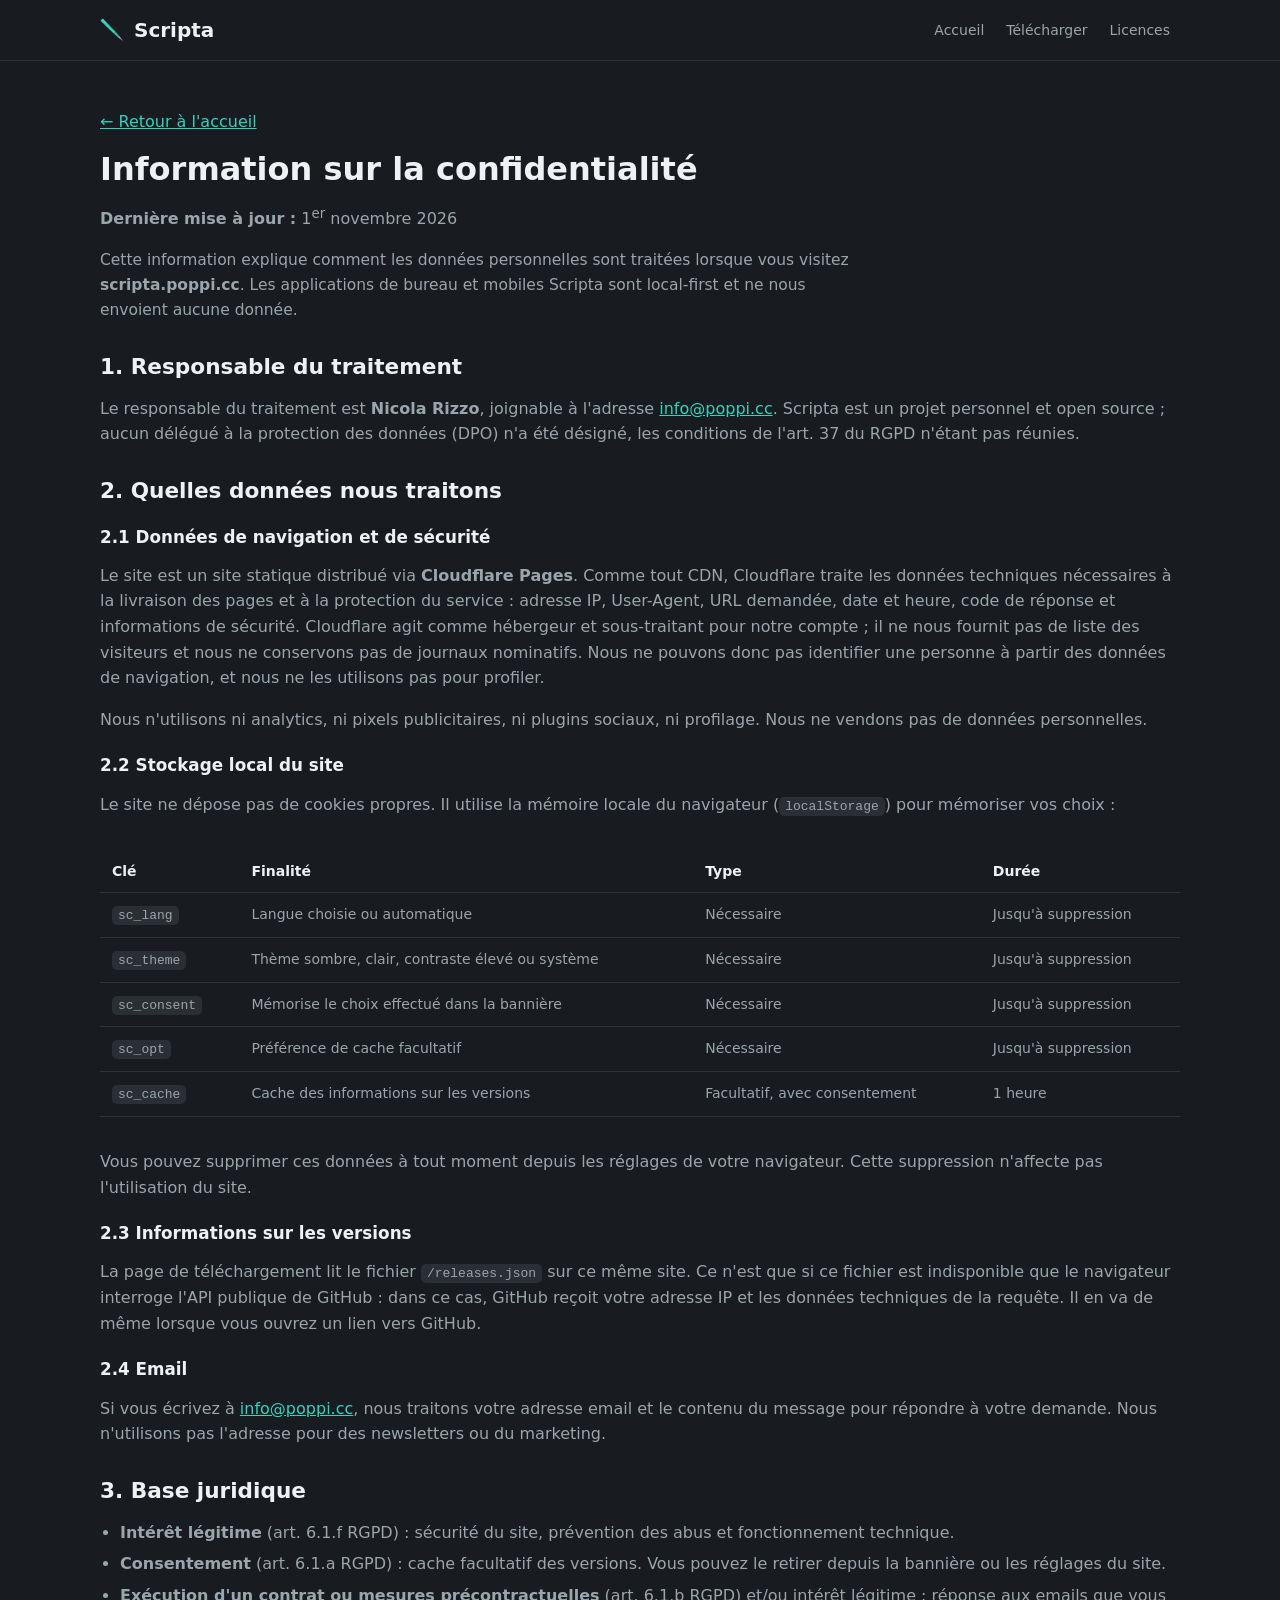
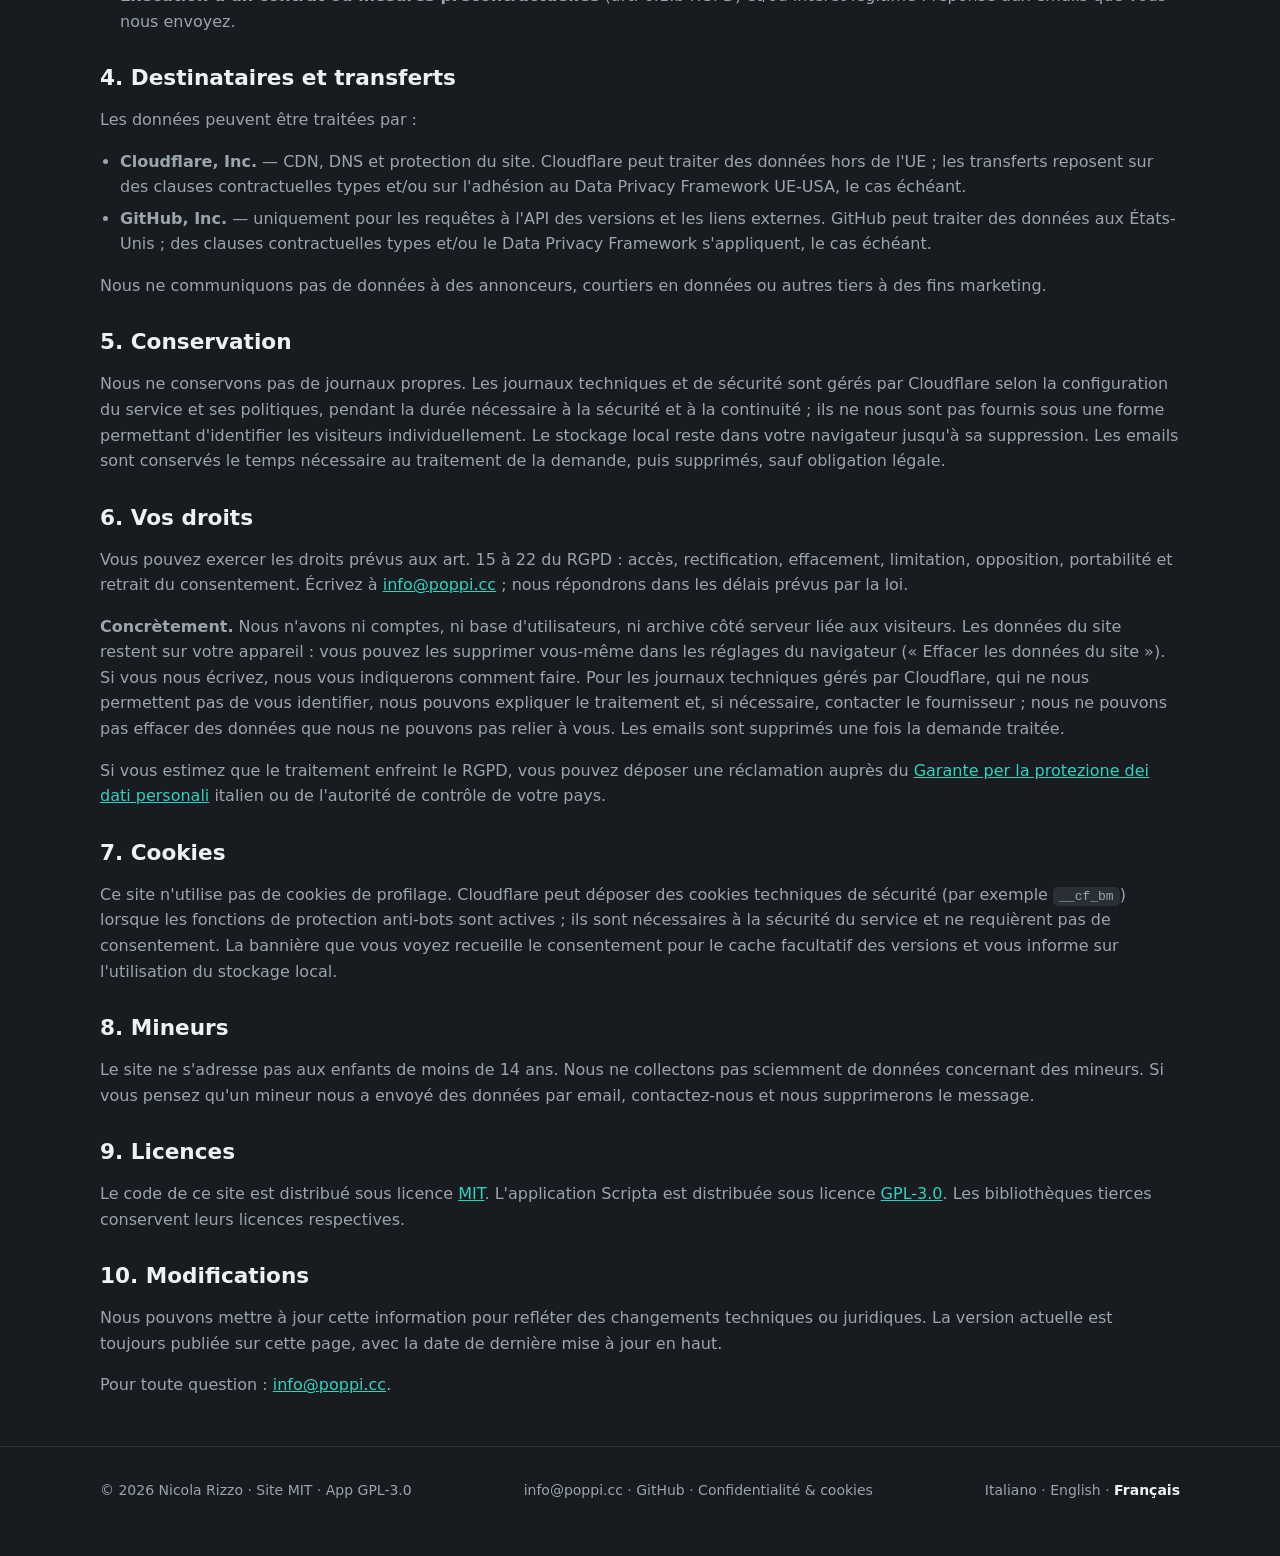
<file: fr/privacy/index.html>
<!doctype html>
<html lang="fr" data-theme="dark">
<head>
<meta charset="utf-8">
<meta name="viewport" content="width=device-width,initial-scale=1">
<title>Information sur la confidentialité — Scripta</title>
<meta name="description" content="Information sur la confidentialité du site scripta.poppi.cc : données traitées, cookies, stockage local, droits RGPD et contacts.">
<link rel="canonical" href="https://scripta.poppi.cc/fr/privacy/">
<link rel="alternate" hreflang="it" href="https://scripta.poppi.cc/it/privacy/">
<link rel="alternate" hreflang="en" href="https://scripta.poppi.cc/en/privacy/">
<link rel="alternate" hreflang="fr" href="https://scripta.poppi.cc/fr/privacy/">
<link rel="alternate" hreflang="x-default" href="https://scripta.poppi.cc/it/privacy/">
<link rel="icon" href="/assets/icons/favicon.svg" type="image/svg+xml">
<link rel="icon" href="/favicon.ico" sizes="48x48">
<link rel="apple-touch-icon" href="/assets/icons/apple-touch-icon.png">
<link rel="manifest" href="/site.webmanifest">
<meta name="theme-color" content="#181b1f">
<meta name="robots" content="index, follow">
<link rel="stylesheet" href="/style.css">
<script>try{var t=localStorage.getItem('sc_theme');if(t==='system')t=matchMedia('(prefers-color-scheme: dark)').matches?'dark':'light';if(t)document.documentElement.dataset.theme=t}catch(e){}</script>
</head>
<body data-page="privacy" data-lang="fr">
<a class="skip" href="#main">Aller au contenu</a>
<header><div class="w nav">
<a class="logo" href="/fr/" aria-label="Scripta — home"><svg class="lg" viewBox="90 90 310 310" aria-hidden="true"><g transform="rotate(-45 256 256)"> <path d="M 242,50 L 270,50 C 274,50 277,53 277,57 L 275,130 L 237,130 L 235,57 C 235,53 238,50 242,50 Z" fill="var(--ac)" /> <path d="M 266,60 L 270,60 C 271,60 272,61 272,62 L 270,180 C 270,183 267,185 264,185 C 262,185 261,183 261,180 L 265,62 C 265,61 265.5,60 266,60 Z" fill="#a9b6c4" /> <path d="M 237,130 L 275,130 L 272,290 L 240,290 Z" fill="var(--ac)" /> <rect x="239" y="290" width="34" height="4" fill="#a9b6c4" /> <path d="M 240,294 L 272,294 L 267,370 L 245,370 Z" fill="var(--ac)" opacity="0.9" /> <line x1="243" y1="315" x2="269" y2="315" stroke="#121517" stroke-width="1.5" opacity="0.3" /> <line x1="244" y1="330" x2="268" y2="330" stroke="#121517" stroke-width="1.5" opacity="0.3" /> <line x1="244.5" y1="345" x2="267.5" y2="345" stroke="#121517" stroke-width="1.5" opacity="0.3" /> <path d="M 245,370 L 267,370 L 263,395 L 249,395 Z" fill="#a9b6c4" /> <path d="M 249,395 L 263,395 L 256,442 Z" fill="#a9b6c4" /> <path d="M 249,395 L 256,395 L 256,442 Z" fill="#ffffff" opacity="0.4" /> <circle cx="256" cy="410" r="2.5" fill="#16191d" /> <line x1="256" y1="412.5" x2="256" y2="442" stroke="#16191d" stroke-width="1.5" stroke-linecap="round" /> <circle cx="256" cy="442" r="1.5" fill="#ffffff" /> <path d="M 241,55 L 243,130 L 244,290 L 247,370" fill="none" stroke="#ffffff" stroke-width="1.8" stroke-linecap="round" opacity="0.35" /> <path d="M 271,55 L 269,130 L 268,290 L 265,370" fill="none" stroke="#000000" stroke-width="2.2" stroke-linecap="round" opacity="0.4" /> </g></svg>Scripta</a>
<button class="menuBtn" id="menuBtn" aria-label="Ouvrir le menu" aria-expanded="false" aria-controls="navMenu"><svg viewBox="0 0 24 24" width="22" height="22" fill="none" stroke="currentColor" stroke-width="2.2" stroke-linecap="round" aria-hidden="true"><path class="l1" d="M4 7h16"/><path class="l2" d="M4 12h16"/><path class="l3" d="M4 17h16"/></svg><span>Menu</span></button>
<div class="nav-menu" id="navMenu">
<nav><a href="/fr/">Accueil</a><a href="/fr/releases/">Télécharger</a><a href="/fr/#about">Licences</a></nav>
</div>
</div></header>

<main class="w legal" id="main">
<p><a href="/fr/">← Retour à l'accueil</a></p>
<h1>Information sur la confidentialité</h1>
<p><strong>Dernière mise à jour :</strong> 1<sup>er</sup> novembre 2026</p>
<p class="lead">Cette information explique comment les données personnelles sont traitées lorsque vous visitez <strong>scripta.poppi.cc</strong>. Les applications de bureau et mobiles Scripta sont local-first et ne nous envoient aucune donnée.</p>

<h2>1. Responsable du traitement</h2>
<p>Le responsable du traitement est <strong>Nicola Rizzo</strong>, joignable à l'adresse <a href="mailto:info@poppi.cc">info@poppi.cc</a>. Scripta est un projet personnel et open source ; aucun délégué à la protection des données (DPO) n'a été désigné, les conditions de l'art. 37 du RGPD n'étant pas réunies.</p>

<h2>2. Quelles données nous traitons</h2>
<h3>2.1 Données de navigation et de sécurité</h3>
<p>Le site est un site statique distribué via <strong>Cloudflare Pages</strong>. Comme tout CDN, Cloudflare traite les données techniques nécessaires à la livraison des pages et à la protection du service : adresse IP, User-Agent, URL demandée, date et heure, code de réponse et informations de sécurité. Cloudflare agit comme hébergeur et sous-traitant pour notre compte ; il ne nous fournit pas de liste des visiteurs et nous ne conservons pas de journaux nominatifs. Nous ne pouvons donc pas identifier une personne à partir des données de navigation, et nous ne les utilisons pas pour profiler.</p>
<p>Nous n'utilisons ni analytics, ni pixels publicitaires, ni plugins sociaux, ni profilage. Nous ne vendons pas de données personnelles.</p>

<h3>2.2 Stockage local du site</h3>
<p>Le site ne dépose pas de cookies propres. Il utilise la mémoire locale du navigateur (<code>localStorage</code>) pour mémoriser vos choix :</p>
<div class="table-wrap"><table>
<thead><tr><th>Clé</th><th>Finalité</th><th>Type</th><th>Durée</th></tr></thead>
<tbody>
<tr><td data-label="Clé"><code>sc_lang</code></td><td data-label="Finalité">Langue choisie ou automatique</td><td data-label="Type">Nécessaire</td><td data-label="Durée">Jusqu'à suppression</td></tr>
<tr><td data-label="Clé"><code>sc_theme</code></td><td data-label="Finalité">Thème sombre, clair, contraste élevé ou système</td><td data-label="Type">Nécessaire</td><td data-label="Durée">Jusqu'à suppression</td></tr>
<tr><td data-label="Clé"><code>sc_consent</code></td><td data-label="Finalité">Mémorise le choix effectué dans la bannière</td><td data-label="Type">Nécessaire</td><td data-label="Durée">Jusqu'à suppression</td></tr>
<tr><td data-label="Clé"><code>sc_opt</code></td><td data-label="Finalité">Préférence de cache facultatif</td><td data-label="Type">Nécessaire</td><td data-label="Durée">Jusqu'à suppression</td></tr>
<tr><td data-label="Clé"><code>sc_cache</code></td><td data-label="Finalité">Cache des informations sur les versions</td><td data-label="Type">Facultatif, avec consentement</td><td data-label="Durée">1 heure</td></tr>
</tbody></table></div>
<p>Vous pouvez supprimer ces données à tout moment depuis les réglages de votre navigateur. Cette suppression n'affecte pas l'utilisation du site.</p>

<h3>2.3 Informations sur les versions</h3>
<p>La page de téléchargement lit le fichier <code>/releases.json</code> sur ce même site. Ce n'est que si ce fichier est indisponible que le navigateur interroge l'API publique de GitHub : dans ce cas, GitHub reçoit votre adresse IP et les données techniques de la requête. Il en va de même lorsque vous ouvrez un lien vers GitHub.</p>

<h3>2.4 Email</h3>
<p>Si vous écrivez à <a href="mailto:info@poppi.cc">info@poppi.cc</a>, nous traitons votre adresse email et le contenu du message pour répondre à votre demande. Nous n'utilisons pas l'adresse pour des newsletters ou du marketing.</p>

<h2>3. Base juridique</h2>
<ul>
<li><strong>Intérêt légitime</strong> (art. 6.1.f RGPD) : sécurité du site, prévention des abus et fonctionnement technique.</li>
<li><strong>Consentement</strong> (art. 6.1.a RGPD) : cache facultatif des versions. Vous pouvez le retirer depuis la bannière ou les réglages du site.</li>
<li><strong>Exécution d'un contrat ou mesures précontractuelles</strong> (art. 6.1.b RGPD) et/ou intérêt légitime : réponse aux emails que vous nous envoyez.</li>
</ul>

<h2>4. Destinataires et transferts</h2>
<p>Les données peuvent être traitées par :</p>
<ul>
<li><strong>Cloudflare, Inc.</strong> — CDN, DNS et protection du site. Cloudflare peut traiter des données hors de l'UE ; les transferts reposent sur des clauses contractuelles types et/ou sur l'adhésion au Data Privacy Framework UE-USA, le cas échéant.</li>
<li><strong>GitHub, Inc.</strong> — uniquement pour les requêtes à l'API des versions et les liens externes. GitHub peut traiter des données aux États-Unis ; des clauses contractuelles types et/ou le Data Privacy Framework s'appliquent, le cas échéant.</li>
</ul>
<p>Nous ne communiquons pas de données à des annonceurs, courtiers en données ou autres tiers à des fins marketing.</p>

<h2>5. Conservation</h2>
<p>Nous ne conservons pas de journaux propres. Les journaux techniques et de sécurité sont gérés par Cloudflare selon la configuration du service et ses politiques, pendant la durée nécessaire à la sécurité et à la continuité ; ils ne nous sont pas fournis sous une forme permettant d'identifier les visiteurs individuellement. Le stockage local reste dans votre navigateur jusqu'à sa suppression. Les emails sont conservés le temps nécessaire au traitement de la demande, puis supprimés, sauf obligation légale.</p>

<h2>6. Vos droits</h2>
<p>Vous pouvez exercer les droits prévus aux art. 15 à 22 du RGPD : accès, rectification, effacement, limitation, opposition, portabilité et retrait du consentement. Écrivez à <a href="mailto:info@poppi.cc">info@poppi.cc</a> ; nous répondrons dans les délais prévus par la loi.</p>
<p><strong>Concrètement.</strong> Nous n'avons ni comptes, ni base d'utilisateurs, ni archive côté serveur liée aux visiteurs. Les données du site restent sur votre appareil : vous pouvez les supprimer vous-même dans les réglages du navigateur (« Effacer les données du site »). Si vous nous écrivez, nous vous indiquerons comment faire. Pour les journaux techniques gérés par Cloudflare, qui ne nous permettent pas de vous identifier, nous pouvons expliquer le traitement et, si nécessaire, contacter le fournisseur ; nous ne pouvons pas effacer des données que nous ne pouvons pas relier à vous. Les emails sont supprimés une fois la demande traitée.</p>
<p>Si vous estimez que le traitement enfreint le RGPD, vous pouvez déposer une réclamation auprès du <a href="https://www.garanteprivacy.it/" rel="noopener">Garante per la protezione dei dati personali</a> italien ou de l'autorité de contrôle de votre pays.</p>

<h2>7. Cookies</h2>
<p>Ce site n'utilise pas de cookies de profilage. Cloudflare peut déposer des cookies techniques de sécurité (par exemple <code>__cf_bm</code>) lorsque les fonctions de protection anti-bots sont actives ; ils sont nécessaires à la sécurité du service et ne requièrent pas de consentement. La bannière que vous voyez recueille le consentement pour le cache facultatif des versions et vous informe sur l'utilisation du stockage local.</p>

<h2>8. Mineurs</h2>
<p>Le site ne s'adresse pas aux enfants de moins de 14 ans. Nous ne collectons pas sciemment de données concernant des mineurs. Si vous pensez qu'un mineur nous a envoyé des données par email, contactez-nous et nous supprimerons le message.</p>

<h2>9. Licences</h2>
<p>Le code de ce site est distribué sous licence <a href="/LICENSE">MIT</a>. L'application Scripta est distribuée sous licence <a href="https://github.com/rizzonicola/Scripta/blob/main/LICENSE" rel="noopener">GPL-3.0</a>. Les bibliothèques tierces conservent leurs licences respectives.</p>

<h2>10. Modifications</h2>
<p>Nous pouvons mettre à jour cette information pour refléter des changements techniques ou juridiques. La version actuelle est toujours publiée sur cette page, avec la date de dernière mise à jour en haut.</p>

<p class="contact-line">Pour toute question : <a href="mailto:info@poppi.cc">info@poppi.cc</a>.</p>
</main>

<footer><div class="w footer-links"><span>© 2026 Nicola Rizzo · <a href="/LICENSE">Site MIT</a> · <a href="https://github.com/rizzonicola/Scripta/blob/main/LICENSE" rel="noopener">App GPL-3.0</a></span><span><a href="mailto:info@poppi.cc">info@poppi.cc</a> · <a href="https://github.com/rizzonicola/Scripta" rel="noopener">GitHub</a> · <a href="/fr/privacy/" aria-current="page">Confidentialité & cookies</a></span><span class="lang-links"><a href="/it/privacy/">Italiano</a> · <a href="/en/privacy/">English</a> · <a href="/fr/privacy/" aria-current="page">Français</a></span></div></footer>
<script src="/menu.js" defer></script>
</body>
</html>
</file>
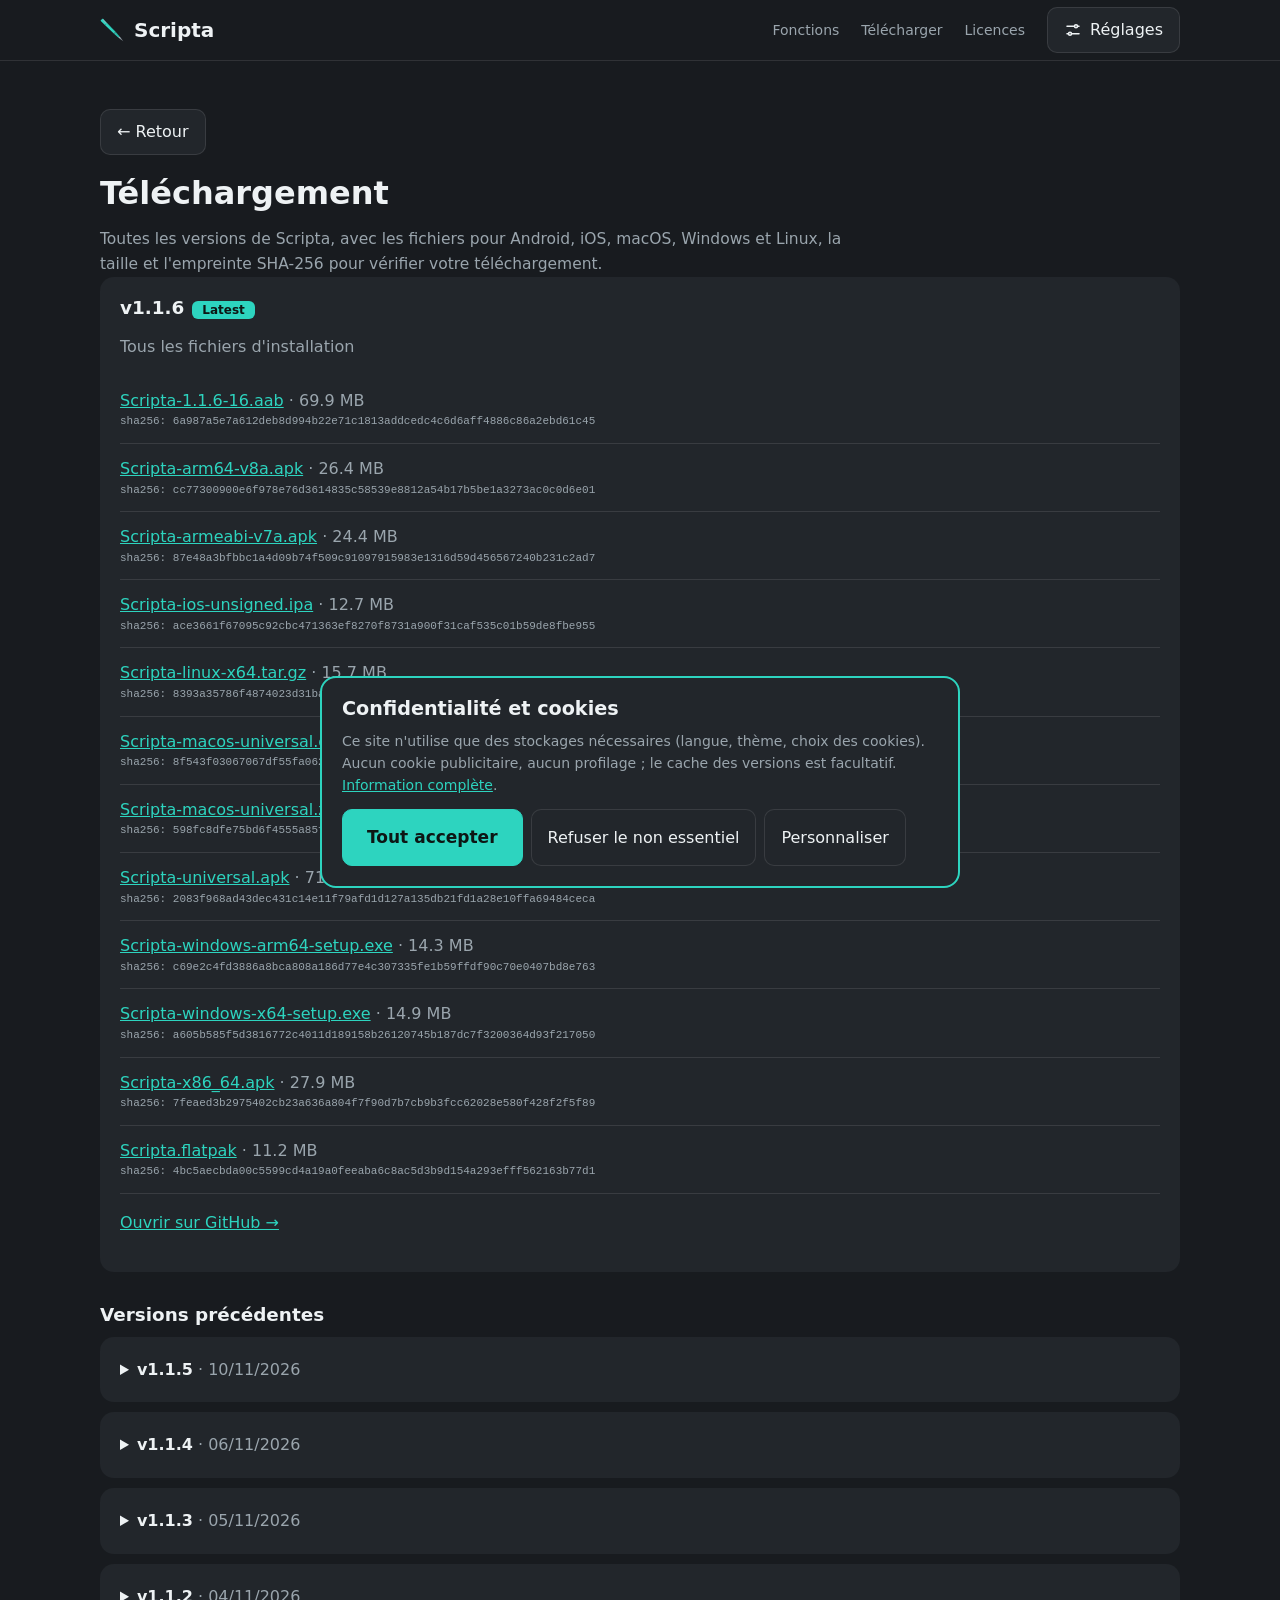
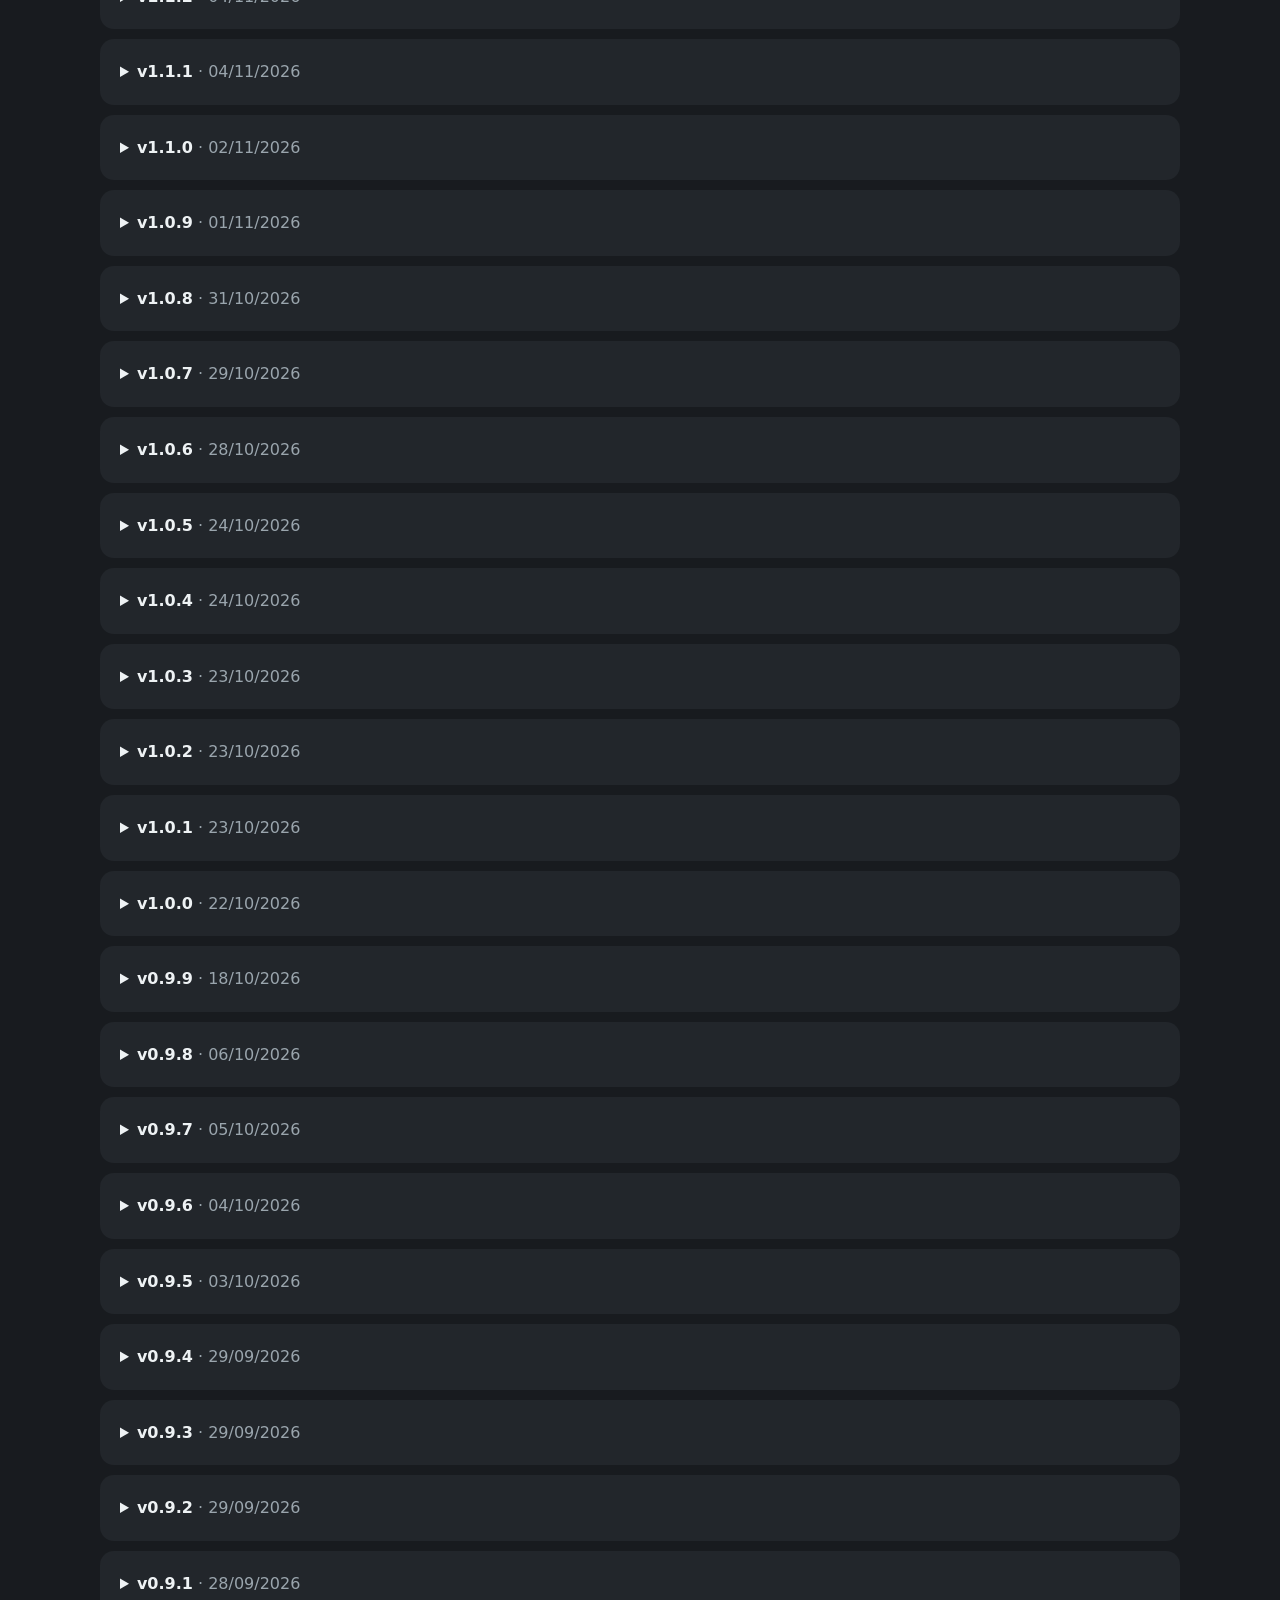
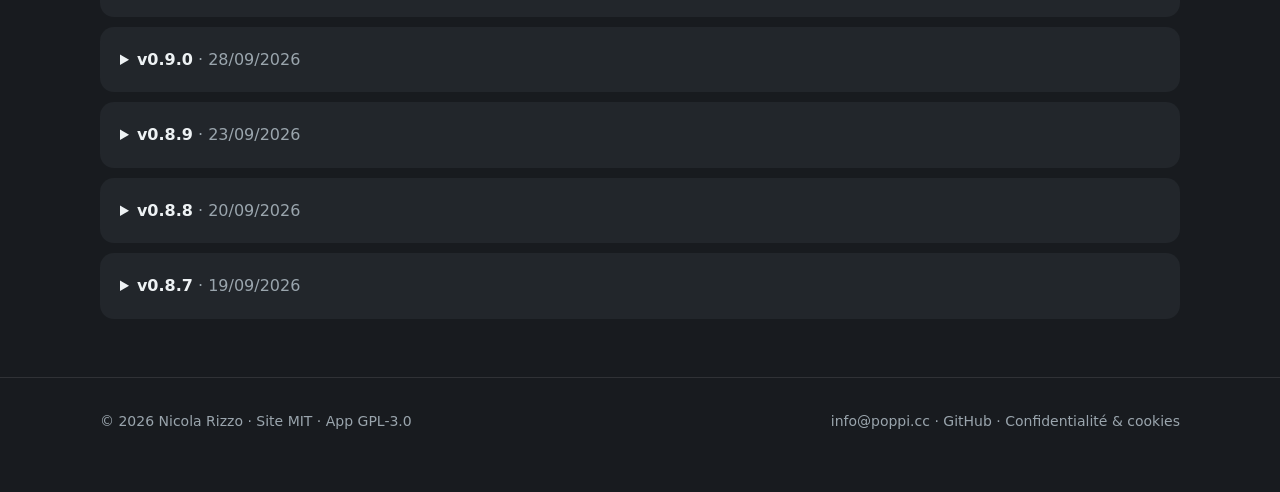
<file: fr/releases/index.html>
<!doctype html>
<html lang="fr" data-theme="dark">
<head>
<meta charset="utf-8">
<meta name="viewport" content="width=device-width,initial-scale=1">
<title>Télécharger Scripta — Toutes les versions pour Android, iOS, macOS, Windows, Linux</title>
<meta name="description" content="Téléchargez Scripta : dernière version et versions précédentes pour Android, iOS, macOS, Windows et Linux, avec taille du fichier et empreinte SHA-256.">
<link rel="canonical" href="https://scripta.poppi.cc/fr/releases/">
<link rel="alternate" hreflang="it" href="https://scripta.poppi.cc/it/releases/">
<link rel="alternate" hreflang="en" href="https://scripta.poppi.cc/en/releases/">
<link rel="alternate" hreflang="fr" href="https://scripta.poppi.cc/fr/releases/">
<link rel="alternate" hreflang="x-default" href="https://scripta.poppi.cc/it/releases/">
<link rel="icon" href="/assets/icons/favicon.svg" type="image/svg+xml">
<link rel="icon" href="/favicon.ico" sizes="48x48">
<link rel="apple-touch-icon" href="/assets/icons/apple-touch-icon.png">
<link rel="manifest" href="/site.webmanifest">
<meta name="theme-color" content="#181b1f">
<meta name="robots" content="index, follow">
<meta property="og:type" content="website">
<meta property="og:site_name" content="Scripta">
<meta property="og:title" content="Télécharger Scripta — Toutes les versions pour Android, iOS, macOS, Windows, Linux">
<meta property="og:description" content="Téléchargez Scripta : dernière version et versions précédentes pour Android, iOS, macOS, Windows et Linux, avec taille du fichier et empreinte SHA-256.">
<meta property="og:url" content="https://scripta.poppi.cc/fr/releases/">
<meta property="og:image" content="https://scripta.poppi.cc/social/og-image.png">
<meta property="og:image:width" content="1200">
<meta property="og:image:height" content="630">
<meta property="og:locale" content="fr_FR">
<meta name="twitter:card" content="summary_large_image">
<meta name="twitter:title" content="Télécharger Scripta — Toutes les versions pour Android, iOS, macOS, Windows, Linux">
<meta name="twitter:description" content="Téléchargez Scripta : dernière version et versions précédentes pour Android, iOS, macOS, Windows et Linux, avec taille du fichier et empreinte SHA-256.">
<meta name="twitter:image" content="https://scripta.poppi.cc/social/og-image.png">
<link rel="stylesheet" href="/style.css">
<script>try{var t=localStorage.getItem('sc_theme');if(t==='system')t=matchMedia('(prefers-color-scheme: dark)').matches?'dark':'light';if(t)document.documentElement.dataset.theme=t}catch(e){}</script>
<script type="application/ld+json">{"@context": "https://schema.org", "@type": "SoftwareApplication", "name": "Scripta", "url": "https://scripta.poppi.cc/fr/", "description": "Scripta est une application gratuite et open source de notes en Markdown : local-first, rapide, sans dépendance au cloud. Android, iOS, macOS, Windows et Linux.", "applicationCategory": "ProductivityApplication", "operatingSystem": "Android, iOS, macOS, Windows, Linux", "downloadUrl": "https://github.com/rizzonicola/Scripta/releases/latest", "softwareHelp": "https://github.com/rizzonicola/Scripta", "license": "https://www.gnu.org/licenses/gpl-3.0.html", "softwareVersion": "v1.1.6", "offers": {"@type": "Offer", "price": "0", "priceCurrency": "EUR"}, "inLanguage": ["it", "en", "fr"], "sameAs": ["https://github.com/rizzonicola/Scripta"]}</script>
<script type="application/ld+json">{"@context": "https://schema.org", "@type": "WebSite", "name": "Scripta", "url": "https://scripta.poppi.cc/fr/", "inLanguage": "fr"}</script>
</head>
<body data-page="releases" data-lang="fr">
<a class="skip" href="#main">Aller au contenu</a>
<header><div class="w nav">
<a class="logo" href="/fr/" aria-label="Scripta — home"><svg class="lg" viewBox="90 90 310 310" aria-hidden="true"><g transform="rotate(-45 256 256)"> <path d="M 242,50 L 270,50 C 274,50 277,53 277,57 L 275,130 L 237,130 L 235,57 C 235,53 238,50 242,50 Z" fill="var(--ac)" /> <path d="M 266,60 L 270,60 C 271,60 272,61 272,62 L 270,180 C 270,183 267,185 264,185 C 262,185 261,183 261,180 L 265,62 C 265,61 265.5,60 266,60 Z" fill="#a9b6c4" /> <path d="M 237,130 L 275,130 L 272,290 L 240,290 Z" fill="var(--ac)" /> <rect x="239" y="290" width="34" height="4" fill="#a9b6c4" /> <path d="M 240,294 L 272,294 L 267,370 L 245,370 Z" fill="var(--ac)" opacity="0.9" /> <line x1="243" y1="315" x2="269" y2="315" stroke="#121517" stroke-width="1.5" opacity="0.3" /> <line x1="244" y1="330" x2="268" y2="330" stroke="#121517" stroke-width="1.5" opacity="0.3" /> <line x1="244.5" y1="345" x2="267.5" y2="345" stroke="#121517" stroke-width="1.5" opacity="0.3" /> <path d="M 245,370 L 267,370 L 263,395 L 249,395 Z" fill="#a9b6c4" /> <path d="M 249,395 L 263,395 L 256,442 Z" fill="#a9b6c4" /> <path d="M 249,395 L 256,395 L 256,442 Z" fill="#ffffff" opacity="0.4" /> <circle cx="256" cy="410" r="2.5" fill="#16191d" /> <line x1="256" y1="412.5" x2="256" y2="442" stroke="#16191d" stroke-width="1.5" stroke-linecap="round" /> <circle cx="256" cy="442" r="1.5" fill="#ffffff" /> <path d="M 241,55 L 243,130 L 244,290 L 247,370" fill="none" stroke="#ffffff" stroke-width="1.8" stroke-linecap="round" opacity="0.35" /> <path d="M 271,55 L 269,130 L 268,290 L 265,370" fill="none" stroke="#000000" stroke-width="2.2" stroke-linecap="round" opacity="0.4" /> </g></svg>Scripta</a>
<button class="menuBtn" id="menuBtn" aria-label="Ouvrir le menu" aria-expanded="false" aria-controls="navMenu"><svg viewBox="0 0 24 24" width="22" height="22" fill="none" stroke="currentColor" stroke-width="2.2" stroke-linecap="round" aria-hidden="true"><path class="l1" d="M4 7h16"/><path class="l2" d="M4 12h16"/><path class="l3" d="M4 17h16"/></svg><span>Menu</span></button>
<div class="nav-menu" id="navMenu">
<nav><a href="/fr/#features">Fonctions</a><a href="/fr/releases/" aria-current="page">Télécharger</a><a href="/fr/#about">Licences</a></nav>
<button id="setBtn" aria-label="Réglages"><svg class="setIco" viewBox="0 0 24 24" width="18" height="18" fill="none" stroke="currentColor" stroke-width="2" stroke-linecap="round" aria-hidden="true"><path d="M4 7h10M18 7h2M4 17h2M10 17h10"/><circle cx="16" cy="7" r="2"/><circle cx="8" cy="17" r="2"/></svg> <span>Réglages</span></button>
</div>
</div></header>

<main class="w" id="main">
<section style="border:0"><a href="/fr/" class="btn">← Retour</a>
<h1 style="margin-top:20px">Téléchargement</h1>
<p class="lead">Toutes les versions de Scripta, avec les fichiers pour Android, iOS, macOS, Windows et Linux, la taille et l'empreinte SHA-256 pour vérifier votre téléchargement.</p>
<div id="rel">
  <!-- Fallback statico indicizzabile: aggiornato da .github/workflows/update-releases.yml -->
  <p><span id="sw-version">v1.1.6</span> · <span id="sw-date">2026-11-12</span> —
  <a href="https://github.com/rizzonicola/Scripta/releases/latest">Ouvrir sur GitHub →</a></p>
  <noscript><ul><li><a href="https://github.com/rizzonicola/Scripta/releases/latest/download/Scripta-universal.apk">Android (APK)</a></li><li><a href="https://github.com/rizzonicola/Scripta/releases/latest/download/Scripta-arm64-v8a.apk">Android arm64-v8a (APK)</a></li><li><a href="https://github.com/rizzonicola/Scripta/releases/latest/download/Scripta-ios-unsigned.ipa">iOS (IPA)</a></li><li><a href="https://github.com/rizzonicola/Scripta/releases/latest/download/Scripta-macos-universal.dmg">macOS (DMG)</a></li><li><a href="https://github.com/rizzonicola/Scripta/releases/latest/download/Scripta-windows-x64-setup.exe">Windows x64</a></li><li><a href="https://github.com/rizzonicola/Scripta/releases/latest/download/Scripta-windows-arm64-setup.exe">Windows ARM64</a></li><li><a href="https://github.com/rizzonicola/Scripta/releases/latest/download/Scripta.flatpak">Linux (Flatpak)</a></li></ul></noscript>
</div>
</section>
</main>

<footer><div class="w footer-links"><span>© 2026 Nicola Rizzo · <a href="/LICENSE">Site MIT</a> · <a href="https://github.com/rizzonicola/Scripta/blob/main/LICENSE" rel="noopener">App GPL-3.0</a></span><span><a href="mailto:info@poppi.cc">info@poppi.cc</a> · <a href="https://github.com/rizzonicola/Scripta" rel="noopener">GitHub</a> · <a href="/fr/privacy/">Confidentialité & cookies</a></span></div></footer>

<dialog id="guide"><button class="x" aria-label="Close" onclick="this.closest('dialog').close()"><svg viewBox="0 0 24 24" width="18" height="18" fill="none" stroke="currentColor" stroke-width="2.4" stroke-linecap="round"><path d="M5 5l14 14M19 5L5 19"/></svg></button><div id="gBody"></div></dialog>

<dialog id="set"><button class="x" aria-label="Close" onclick="this.closest('dialog').close()"><svg viewBox="0 0 24 24" width="18" height="18" fill="none" stroke="currentColor" stroke-width="2.4" stroke-linecap="round"><path d="M5 5l14 14M19 5L5 19"/></svg></button><h2>Réglages</h2>
<p><span>Langue</span><span class="seg" id="langSeg" role="group" data-page="releases"><button data-v="system">Système</button><button data-v="it">Italiano</button><button data-v="en">English</button><button data-v="fr" aria-pressed="true">Français</button></span></p>
<p><span>Thème</span><span class="seg" id="themeSeg" role="group"><button data-v="system">Système</button><button data-v="dark">Sombre</button><button data-v="light">Clair</button><button data-v="contrast">Contraste élevé</button></span></p>
<p><span>Confidentialité et cookies</span></p>
<label class="o sw"><input type="checkbox" id="optSw" role="switch"><span>Facultatif : mettre en cache les versions 1 h (moins de requêtes vers ce site)</span></label>
<p><a href="/fr/privacy/">Lire l'information complète</a></p></dialog>

<div id="ck" role="dialog" aria-labelledby="ckT" hidden>
<h2 id="ckT" style="font-size:1.2rem">Confidentialité et cookies</h2>
<p>Ce site n'utilise que des stockages nécessaires (langue, thème, choix des cookies). Aucun cookie publicitaire, aucun profilage ; le cache des versions est facultatif. <a href="/fr/privacy/">Information complète</a>.</p>
<div id="prefs" hidden>
<label class="o"><input type="checkbox" checked disabled><span>Nécessaires : langue, thème, choix des cookies</span></label>
<label class="o"><input type="checkbox" id="optCache"><span>Facultatif : mettre en cache les versions 1 h (moins de requêtes vers ce site)</span></label></div>
<div class="b"><button class="pri" id="acc">Tout accepter</button><button id="rej">Refuser le non essentiel</button><button id="cus">Personnaliser</button></div>
</div>

<script src="/script.js" defer></script>
<script src="/menu.js" defer></script>
</body>
</html>
</file>
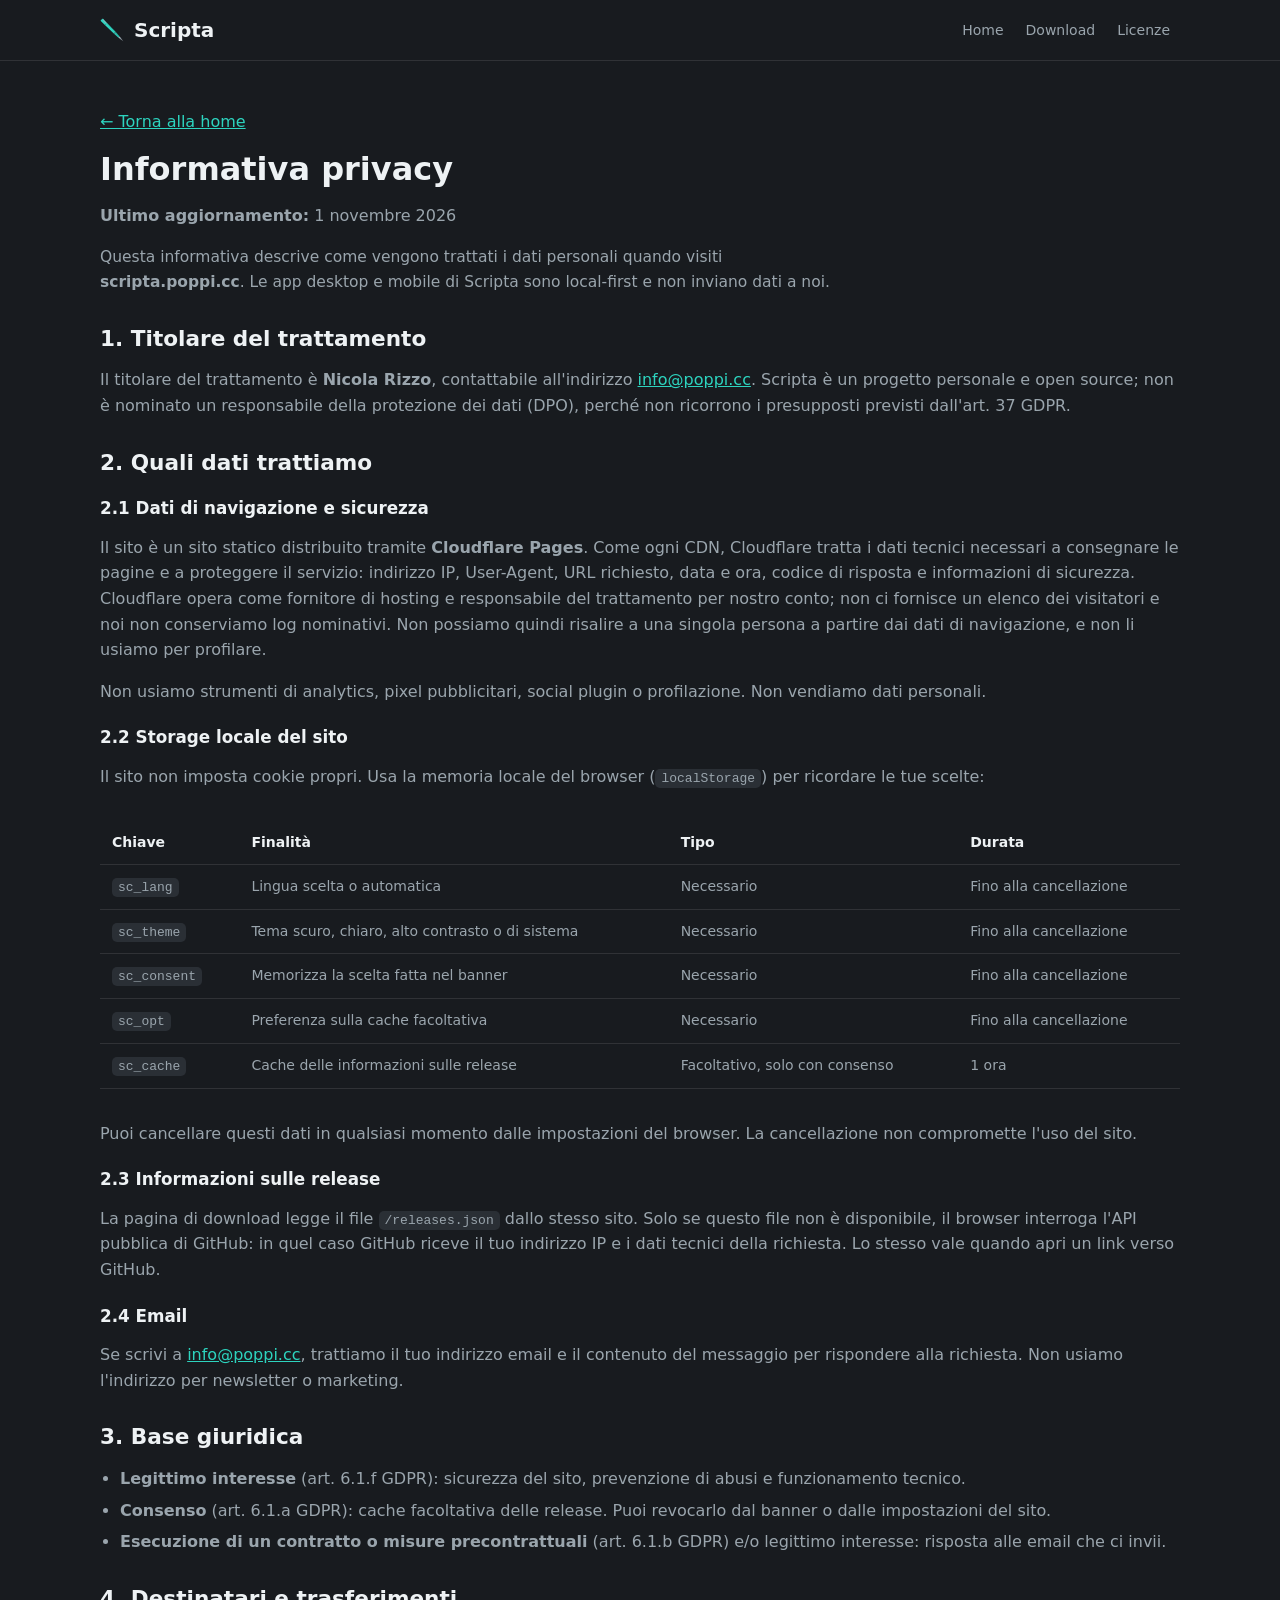
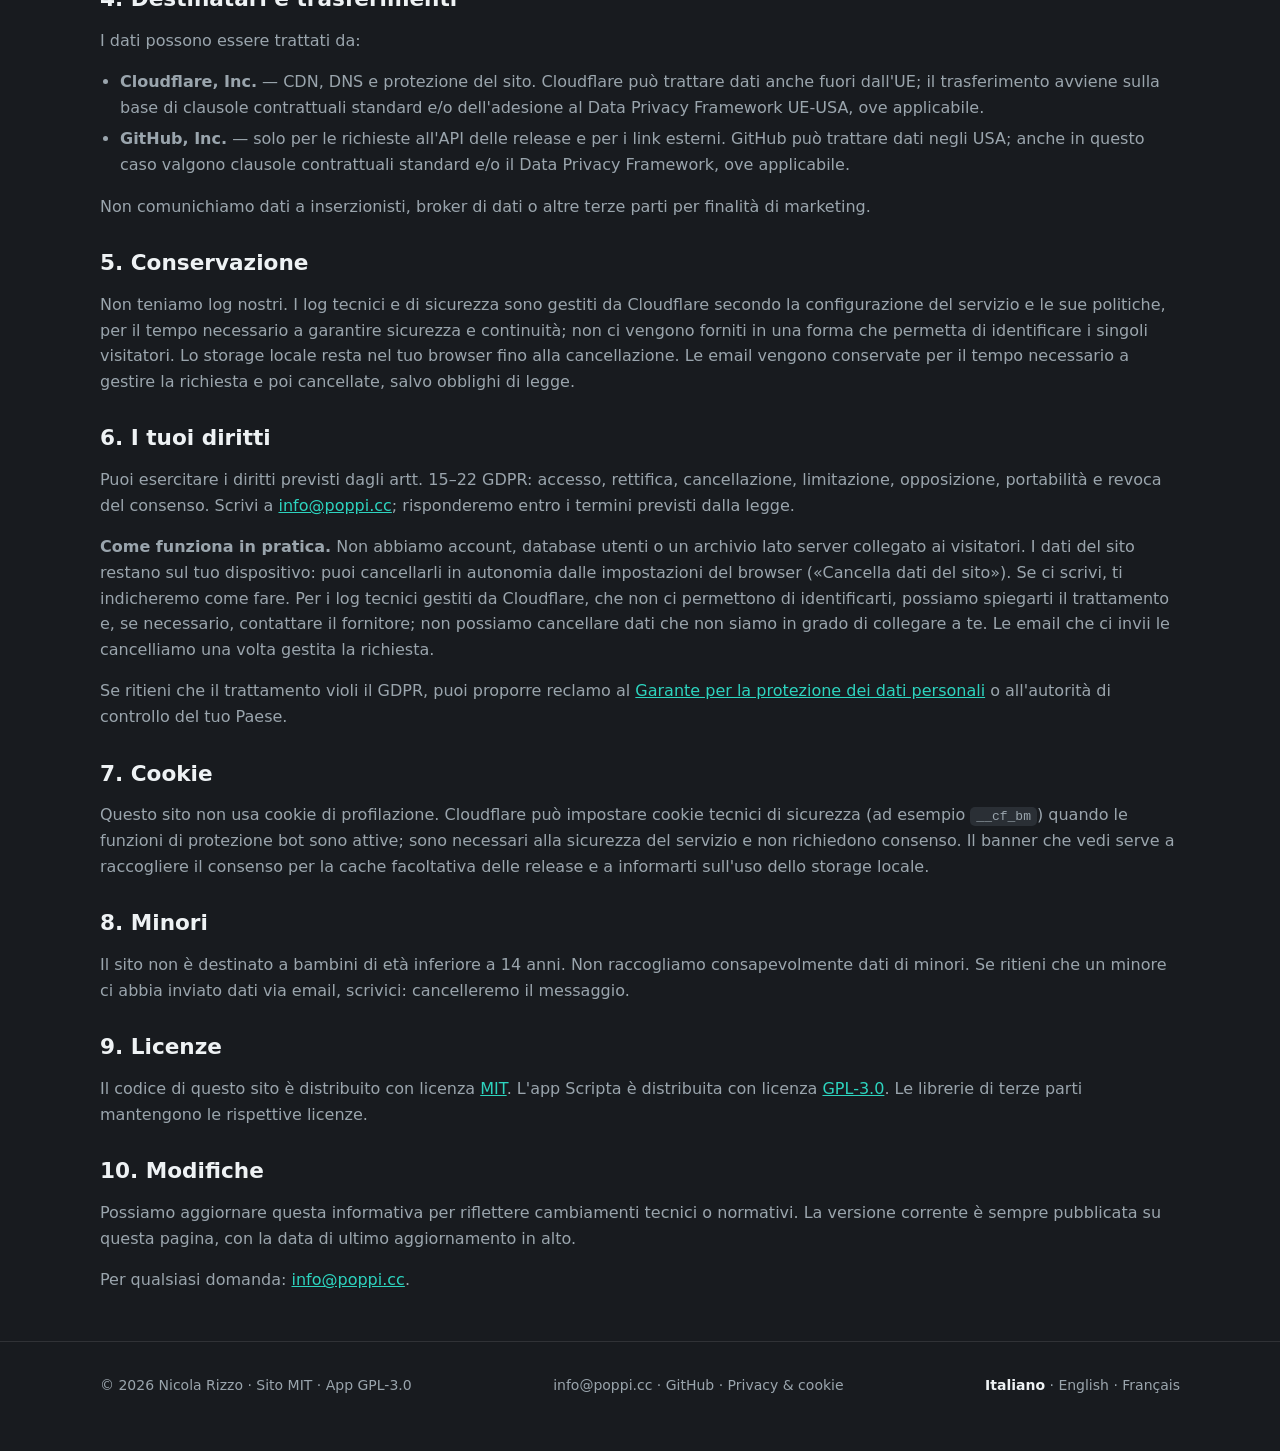
<file: it/privacy/index.html>
<!doctype html>
<html lang="it" data-theme="dark">
<head>
<meta charset="utf-8">
<meta name="viewport" content="width=device-width,initial-scale=1">
<title>Informativa privacy — Scripta</title>
<meta name="description" content="Informativa privacy del sito scripta.poppi.cc: dati trattati, cookie, storage locale, diritti GDPR e contatti.">
<link rel="canonical" href="https://scripta.poppi.cc/it/privacy/">
<link rel="alternate" hreflang="it" href="https://scripta.poppi.cc/it/privacy/">
<link rel="alternate" hreflang="en" href="https://scripta.poppi.cc/en/privacy/">
<link rel="alternate" hreflang="fr" href="https://scripta.poppi.cc/fr/privacy/">
<link rel="alternate" hreflang="x-default" href="https://scripta.poppi.cc/it/privacy/">
<link rel="icon" href="/assets/icons/favicon.svg" type="image/svg+xml">
<link rel="icon" href="/favicon.ico" sizes="48x48">
<link rel="apple-touch-icon" href="/assets/icons/apple-touch-icon.png">
<link rel="manifest" href="/site.webmanifest">
<meta name="theme-color" content="#181b1f">
<meta name="robots" content="index, follow">
<link rel="stylesheet" href="/style.css">
<script>try{var t=localStorage.getItem('sc_theme');if(t==='system')t=matchMedia('(prefers-color-scheme: dark)').matches?'dark':'light';if(t)document.documentElement.dataset.theme=t}catch(e){}</script>
</head>
<body data-page="privacy" data-lang="it">
<a class="skip" href="#main">Vai al contenuto</a>
<header><div class="w nav">
<a class="logo" href="/it/" aria-label="Scripta — home"><svg class="lg" viewBox="90 90 310 310" aria-hidden="true"><g transform="rotate(-45 256 256)"> <path d="M 242,50 L 270,50 C 274,50 277,53 277,57 L 275,130 L 237,130 L 235,57 C 235,53 238,50 242,50 Z" fill="var(--ac)" /> <path d="M 266,60 L 270,60 C 271,60 272,61 272,62 L 270,180 C 270,183 267,185 264,185 C 262,185 261,183 261,180 L 265,62 C 265,61 265.5,60 266,60 Z" fill="#a9b6c4" /> <path d="M 237,130 L 275,130 L 272,290 L 240,290 Z" fill="var(--ac)" /> <rect x="239" y="290" width="34" height="4" fill="#a9b6c4" /> <path d="M 240,294 L 272,294 L 267,370 L 245,370 Z" fill="var(--ac)" opacity="0.9" /> <line x1="243" y1="315" x2="269" y2="315" stroke="#121517" stroke-width="1.5" opacity="0.3" /> <line x1="244" y1="330" x2="268" y2="330" stroke="#121517" stroke-width="1.5" opacity="0.3" /> <line x1="244.5" y1="345" x2="267.5" y2="345" stroke="#121517" stroke-width="1.5" opacity="0.3" /> <path d="M 245,370 L 267,370 L 263,395 L 249,395 Z" fill="#a9b6c4" /> <path d="M 249,395 L 263,395 L 256,442 Z" fill="#a9b6c4" /> <path d="M 249,395 L 256,395 L 256,442 Z" fill="#ffffff" opacity="0.4" /> <circle cx="256" cy="410" r="2.5" fill="#16191d" /> <line x1="256" y1="412.5" x2="256" y2="442" stroke="#16191d" stroke-width="1.5" stroke-linecap="round" /> <circle cx="256" cy="442" r="1.5" fill="#ffffff" /> <path d="M 241,55 L 243,130 L 244,290 L 247,370" fill="none" stroke="#ffffff" stroke-width="1.8" stroke-linecap="round" opacity="0.35" /> <path d="M 271,55 L 269,130 L 268,290 L 265,370" fill="none" stroke="#000000" stroke-width="2.2" stroke-linecap="round" opacity="0.4" /> </g></svg>Scripta</a>
<button class="menuBtn" id="menuBtn" aria-label="Apri il menu" aria-expanded="false" aria-controls="navMenu"><svg viewBox="0 0 24 24" width="22" height="22" fill="none" stroke="currentColor" stroke-width="2.2" stroke-linecap="round" aria-hidden="true"><path class="l1" d="M4 7h16"/><path class="l2" d="M4 12h16"/><path class="l3" d="M4 17h16"/></svg><span>Menu</span></button>
<div class="nav-menu" id="navMenu">
<nav><a href="/it/">Home</a><a href="/it/releases/">Download</a><a href="/it/#about">Licenze</a></nav>
</div>
</div></header>

<main class="w legal" id="main">
<p><a href="/it/">← Torna alla home</a></p>
<h1>Informativa privacy</h1>
<p><strong>Ultimo aggiornamento:</strong> 1 novembre 2026</p>
<p class="lead">Questa informativa descrive come vengono trattati i dati personali quando visiti <strong>scripta.poppi.cc</strong>. Le app desktop e mobile di Scripta sono local-first e non inviano dati a noi.</p>

<h2>1. Titolare del trattamento</h2>
<p>Il titolare del trattamento è <strong>Nicola Rizzo</strong>, contattabile all'indirizzo <a href="mailto:info@poppi.cc">info@poppi.cc</a>. Scripta è un progetto personale e open source; non è nominato un responsabile della protezione dei dati (DPO), perché non ricorrono i presupposti previsti dall'art. 37 GDPR.</p>

<h2>2. Quali dati trattiamo</h2>
<h3>2.1 Dati di navigazione e sicurezza</h3>
<p>Il sito è un sito statico distribuito tramite <strong>Cloudflare Pages</strong>. Come ogni CDN, Cloudflare tratta i dati tecnici necessari a consegnare le pagine e a proteggere il servizio: indirizzo IP, User-Agent, URL richiesto, data e ora, codice di risposta e informazioni di sicurezza. Cloudflare opera come fornitore di hosting e responsabile del trattamento per nostro conto; non ci fornisce un elenco dei visitatori e noi non conserviamo log nominativi. Non possiamo quindi risalire a una singola persona a partire dai dati di navigazione, e non li usiamo per profilare.</p>
<p>Non usiamo strumenti di analytics, pixel pubblicitari, social plugin o profilazione. Non vendiamo dati personali.</p>

<h3>2.2 Storage locale del sito</h3>
<p>Il sito non imposta cookie propri. Usa la memoria locale del browser (<code>localStorage</code>) per ricordare le tue scelte:</p>
<div class="table-wrap"><table>
<thead><tr><th>Chiave</th><th>Finalità</th><th>Tipo</th><th>Durata</th></tr></thead>
<tbody>
<tr><td data-label="Chiave"><code>sc_lang</code></td><td data-label="Finalità">Lingua scelta o automatica</td><td data-label="Tipo">Necessario</td><td data-label="Durata">Fino alla cancellazione</td></tr>
<tr><td data-label="Chiave"><code>sc_theme</code></td><td data-label="Finalità">Tema scuro, chiaro, alto contrasto o di sistema</td><td data-label="Tipo">Necessario</td><td data-label="Durata">Fino alla cancellazione</td></tr>
<tr><td data-label="Chiave"><code>sc_consent</code></td><td data-label="Finalità">Memorizza la scelta fatta nel banner</td><td data-label="Tipo">Necessario</td><td data-label="Durata">Fino alla cancellazione</td></tr>
<tr><td data-label="Chiave"><code>sc_opt</code></td><td data-label="Finalità">Preferenza sulla cache facoltativa</td><td data-label="Tipo">Necessario</td><td data-label="Durata">Fino alla cancellazione</td></tr>
<tr><td data-label="Chiave"><code>sc_cache</code></td><td data-label="Finalità">Cache delle informazioni sulle release</td><td data-label="Tipo">Facoltativo, solo con consenso</td><td data-label="Durata">1 ora</td></tr>
</tbody></table></div>
<p>Puoi cancellare questi dati in qualsiasi momento dalle impostazioni del browser. La cancellazione non compromette l'uso del sito.</p>

<h3>2.3 Informazioni sulle release</h3>
<p>La pagina di download legge il file <code>/releases.json</code> dallo stesso sito. Solo se questo file non è disponibile, il browser interroga l'API pubblica di GitHub: in quel caso GitHub riceve il tuo indirizzo IP e i dati tecnici della richiesta. Lo stesso vale quando apri un link verso GitHub.</p>

<h3>2.4 Email</h3>
<p>Se scrivi a <a href="mailto:info@poppi.cc">info@poppi.cc</a>, trattiamo il tuo indirizzo email e il contenuto del messaggio per rispondere alla richiesta. Non usiamo l'indirizzo per newsletter o marketing.</p>

<h2>3. Base giuridica</h2>
<ul>
<li><strong>Legittimo interesse</strong> (art. 6.1.f GDPR): sicurezza del sito, prevenzione di abusi e funzionamento tecnico.</li>
<li><strong>Consenso</strong> (art. 6.1.a GDPR): cache facoltativa delle release. Puoi revocarlo dal banner o dalle impostazioni del sito.</li>
<li><strong>Esecuzione di un contratto o misure precontrattuali</strong> (art. 6.1.b GDPR) e/o legittimo interesse: risposta alle email che ci invii.</li>
</ul>

<h2>4. Destinatari e trasferimenti</h2>
<p>I dati possono essere trattati da:</p>
<ul>
<li><strong>Cloudflare, Inc.</strong> — CDN, DNS e protezione del sito. Cloudflare può trattare dati anche fuori dall'UE; il trasferimento avviene sulla base di clausole contrattuali standard e/o dell'adesione al Data Privacy Framework UE-USA, ove applicabile.</li>
<li><strong>GitHub, Inc.</strong> — solo per le richieste all'API delle release e per i link esterni. GitHub può trattare dati negli USA; anche in questo caso valgono clausole contrattuali standard e/o il Data Privacy Framework, ove applicabile.</li>
</ul>
<p>Non comunichiamo dati a inserzionisti, broker di dati o altre terze parti per finalità di marketing.</p>

<h2>5. Conservazione</h2>
<p>Non teniamo log nostri. I log tecnici e di sicurezza sono gestiti da Cloudflare secondo la configurazione del servizio e le sue politiche, per il tempo necessario a garantire sicurezza e continuità; non ci vengono forniti in una forma che permetta di identificare i singoli visitatori. Lo storage locale resta nel tuo browser fino alla cancellazione. Le email vengono conservate per il tempo necessario a gestire la richiesta e poi cancellate, salvo obblighi di legge.</p>

<h2>6. I tuoi diritti</h2>
<p>Puoi esercitare i diritti previsti dagli artt. 15–22 GDPR: accesso, rettifica, cancellazione, limitazione, opposizione, portabilità e revoca del consenso. Scrivi a <a href="mailto:info@poppi.cc">info@poppi.cc</a>; risponderemo entro i termini previsti dalla legge.</p>
<p><strong>Come funziona in pratica.</strong> Non abbiamo account, database utenti o un archivio lato server collegato ai visitatori. I dati del sito restano sul tuo dispositivo: puoi cancellarli in autonomia dalle impostazioni del browser («Cancella dati del sito»). Se ci scrivi, ti indicheremo come fare. Per i log tecnici gestiti da Cloudflare, che non ci permettono di identificarti, possiamo spiegarti il trattamento e, se necessario, contattare il fornitore; non possiamo cancellare dati che non siamo in grado di collegare a te. Le email che ci invii le cancelliamo una volta gestita la richiesta.</p>
<p>Se ritieni che il trattamento violi il GDPR, puoi proporre reclamo al <a href="https://www.garanteprivacy.it/" rel="noopener">Garante per la protezione dei dati personali</a> o all'autorità di controllo del tuo Paese.</p>

<h2>7. Cookie</h2>
<p>Questo sito non usa cookie di profilazione. Cloudflare può impostare cookie tecnici di sicurezza (ad esempio <code>__cf_bm</code>) quando le funzioni di protezione bot sono attive; sono necessari alla sicurezza del servizio e non richiedono consenso. Il banner che vedi serve a raccogliere il consenso per la cache facoltativa delle release e a informarti sull'uso dello storage locale.</p>

<h2>8. Minori</h2>
<p>Il sito non è destinato a bambini di età inferiore a 14 anni. Non raccogliamo consapevolmente dati di minori. Se ritieni che un minore ci abbia inviato dati via email, scrivici: cancelleremo il messaggio.</p>

<h2>9. Licenze</h2>
<p>Il codice di questo sito è distribuito con licenza <a href="/LICENSE">MIT</a>. L'app Scripta è distribuita con licenza <a href="https://github.com/rizzonicola/Scripta/blob/main/LICENSE" rel="noopener">GPL-3.0</a>. Le librerie di terze parti mantengono le rispettive licenze.</p>

<h2>10. Modifiche</h2>
<p>Possiamo aggiornare questa informativa per riflettere cambiamenti tecnici o normativi. La versione corrente è sempre pubblicata su questa pagina, con la data di ultimo aggiornamento in alto.</p>

<p class="contact-line">Per qualsiasi domanda: <a href="mailto:info@poppi.cc">info@poppi.cc</a>.</p>
</main>

<footer><div class="w footer-links"><span>© 2026 Nicola Rizzo · <a href="/LICENSE">Sito MIT</a> · <a href="https://github.com/rizzonicola/Scripta/blob/main/LICENSE" rel="noopener">App GPL-3.0</a></span><span><a href="mailto:info@poppi.cc">info@poppi.cc</a> · <a href="https://github.com/rizzonicola/Scripta" rel="noopener">GitHub</a> · <a href="/it/privacy/" aria-current="page">Privacy & cookie</a></span><span class="lang-links"><a href="/it/privacy/" aria-current="page">Italiano</a> · <a href="/en/privacy/">English</a> · <a href="/fr/privacy/">Français</a></span></div></footer>
<script src="/menu.js" defer></script>
</body>
</html>
</file>
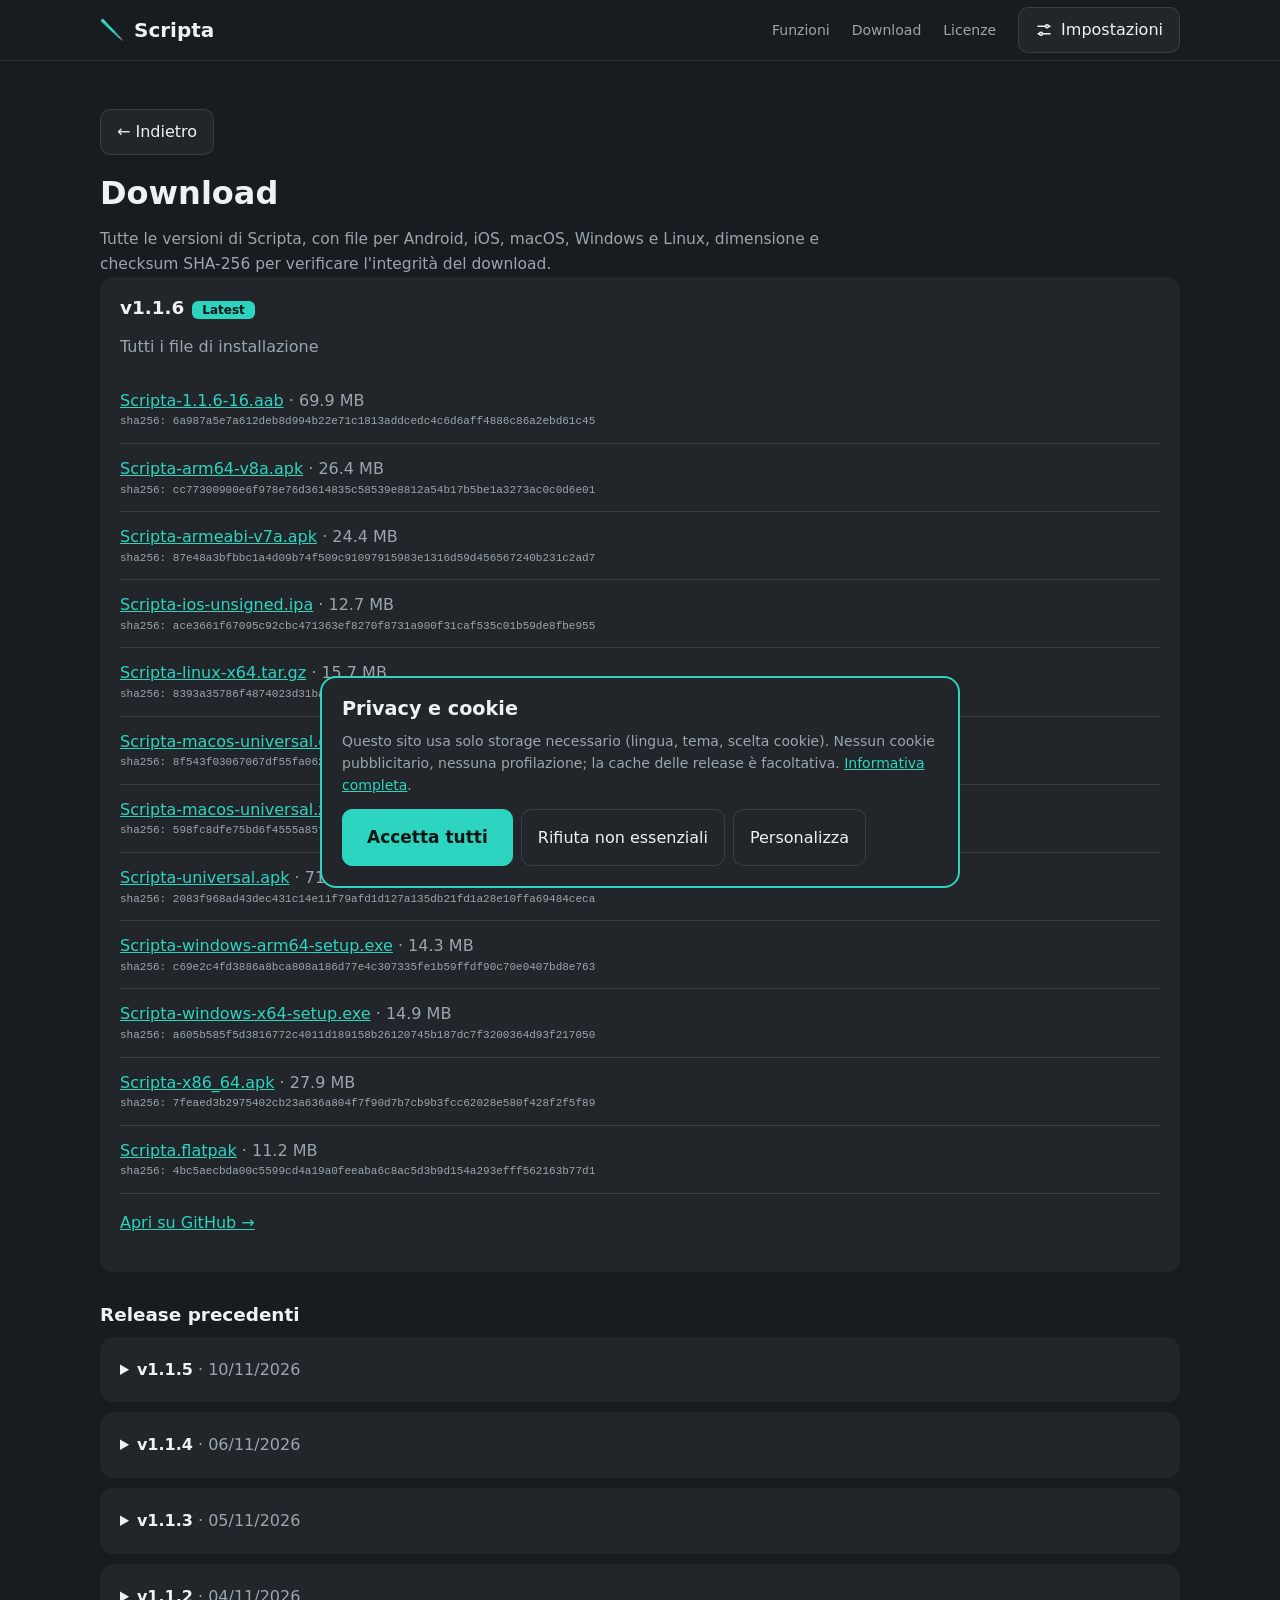
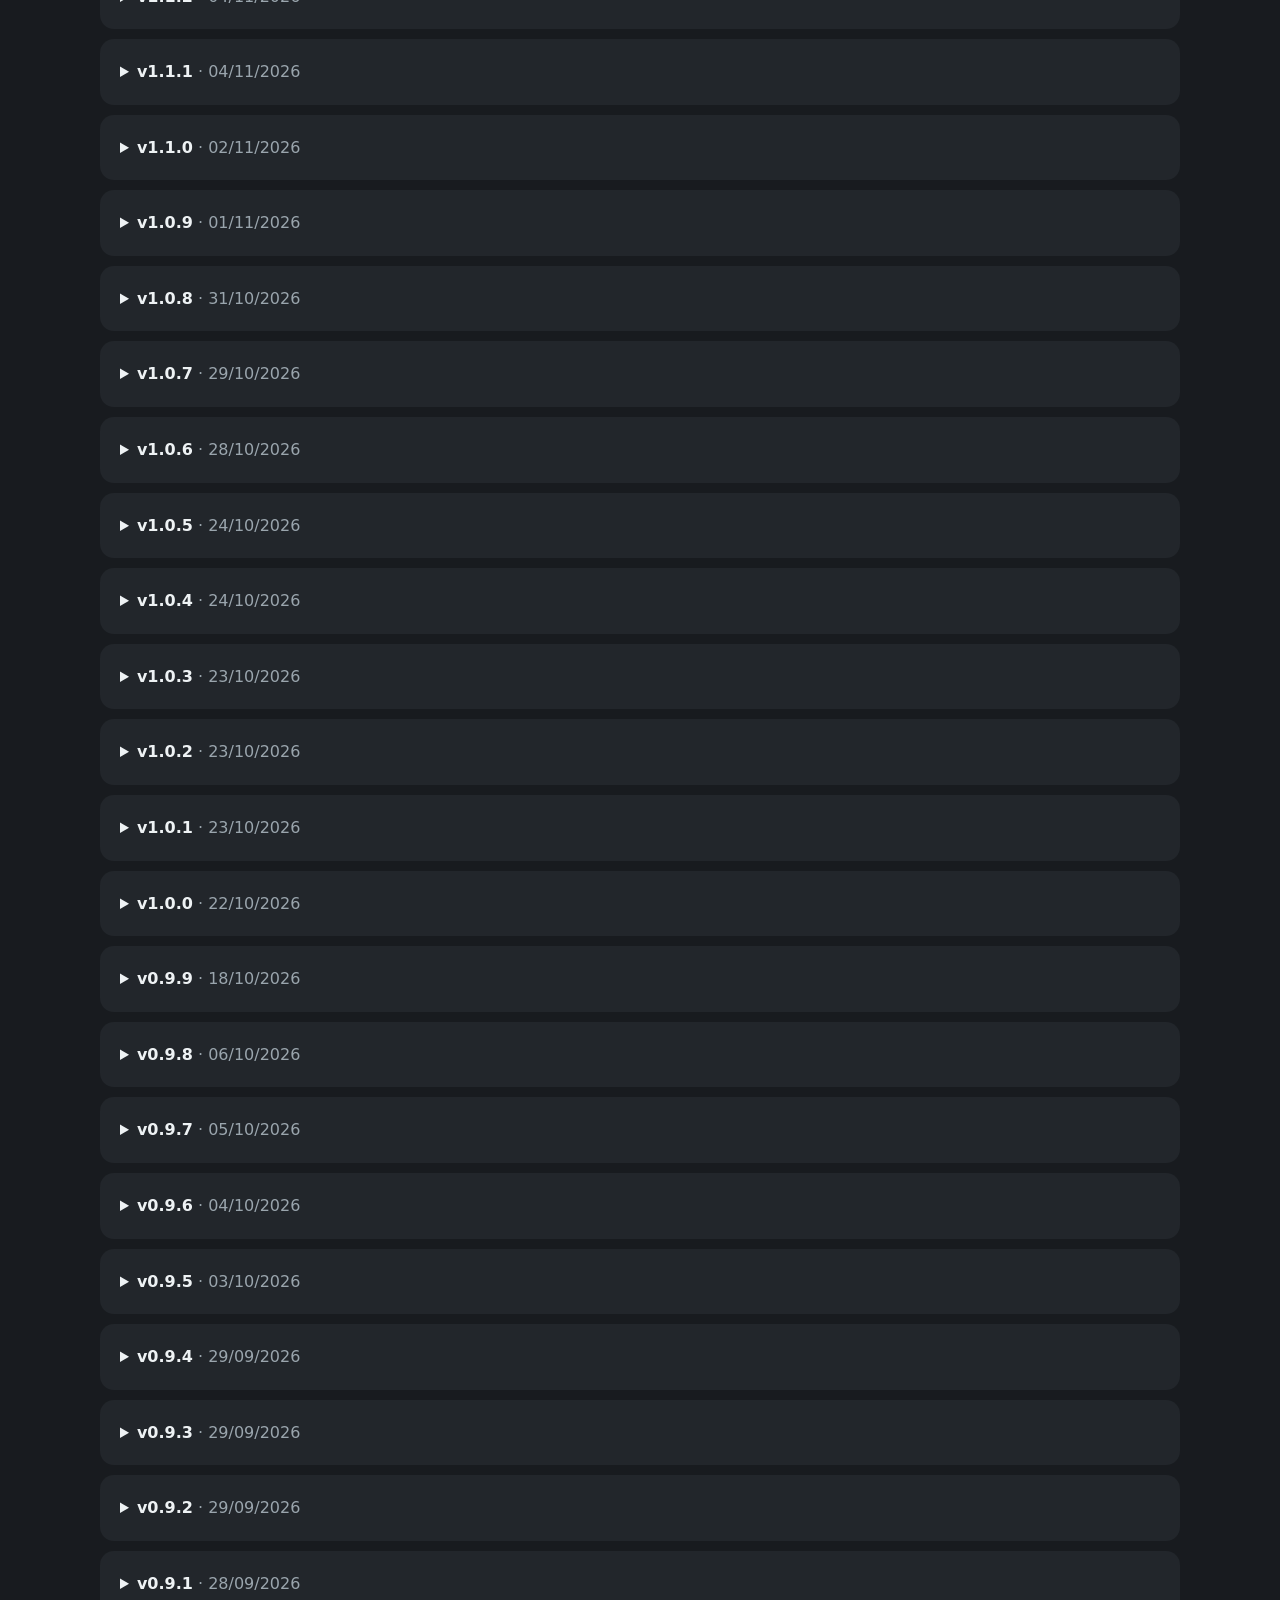
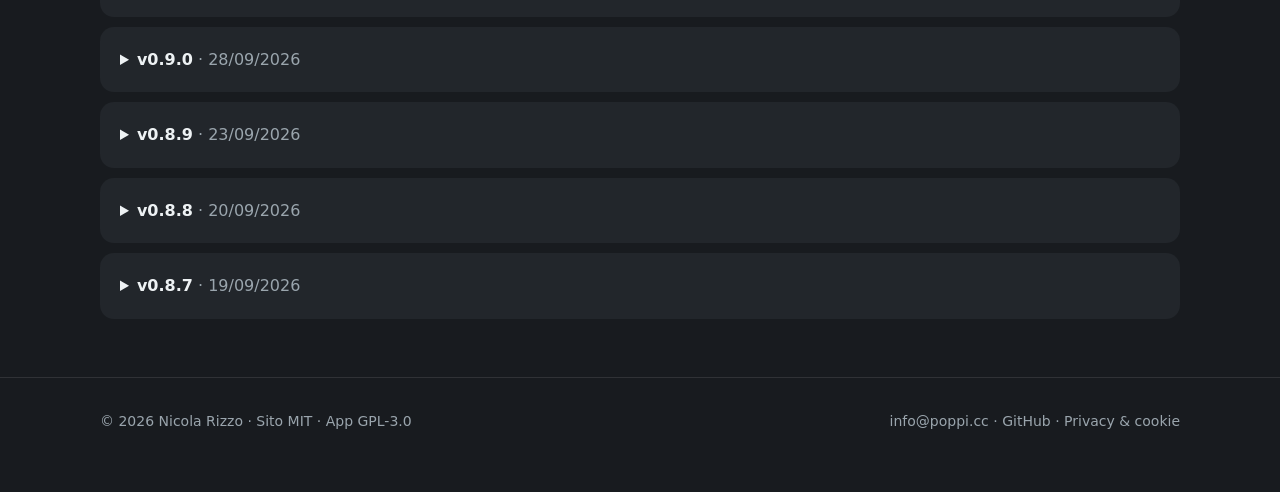
<file: it/releases/index.html>
<!doctype html>
<html lang="it" data-theme="dark">
<head>
<meta charset="utf-8">
<meta name="viewport" content="width=device-width,initial-scale=1">
<title>Download Scripta — Tutte le versioni per Android, iOS, macOS, Windows, Linux</title>
<meta name="description" content="Scarica Scripta: ultima versione e release precedenti per Android, iOS, macOS, Windows e Linux, con dimensione file e checksum SHA-256.">
<link rel="canonical" href="https://scripta.poppi.cc/it/releases/">
<link rel="alternate" hreflang="it" href="https://scripta.poppi.cc/it/releases/">
<link rel="alternate" hreflang="en" href="https://scripta.poppi.cc/en/releases/">
<link rel="alternate" hreflang="fr" href="https://scripta.poppi.cc/fr/releases/">
<link rel="alternate" hreflang="x-default" href="https://scripta.poppi.cc/it/releases/">
<link rel="icon" href="/assets/icons/favicon.svg" type="image/svg+xml">
<link rel="icon" href="/favicon.ico" sizes="48x48">
<link rel="apple-touch-icon" href="/assets/icons/apple-touch-icon.png">
<link rel="manifest" href="/site.webmanifest">
<meta name="theme-color" content="#181b1f">
<meta name="robots" content="index, follow">
<meta property="og:type" content="website">
<meta property="og:site_name" content="Scripta">
<meta property="og:title" content="Download Scripta — Tutte le versioni per Android, iOS, macOS, Windows, Linux">
<meta property="og:description" content="Scarica Scripta: ultima versione e release precedenti per Android, iOS, macOS, Windows e Linux, con dimensione file e checksum SHA-256.">
<meta property="og:url" content="https://scripta.poppi.cc/it/releases/">
<meta property="og:image" content="https://scripta.poppi.cc/social/og-image.png">
<meta property="og:image:width" content="1200">
<meta property="og:image:height" content="630">
<meta property="og:locale" content="it_IT">
<meta name="twitter:card" content="summary_large_image">
<meta name="twitter:title" content="Download Scripta — Tutte le versioni per Android, iOS, macOS, Windows, Linux">
<meta name="twitter:description" content="Scarica Scripta: ultima versione e release precedenti per Android, iOS, macOS, Windows e Linux, con dimensione file e checksum SHA-256.">
<meta name="twitter:image" content="https://scripta.poppi.cc/social/og-image.png">
<link rel="stylesheet" href="/style.css">
<script>try{var t=localStorage.getItem('sc_theme');if(t==='system')t=matchMedia('(prefers-color-scheme: dark)').matches?'dark':'light';if(t)document.documentElement.dataset.theme=t}catch(e){}</script>
<script type="application/ld+json">{"@context": "https://schema.org", "@type": "SoftwareApplication", "name": "Scripta", "url": "https://scripta.poppi.cc/it/", "description": "Scripta è un'app gratuita e open source per note in Markdown: locale, veloce, senza cloud obbligato. Per Android, iOS, macOS, Windows e Linux.", "applicationCategory": "ProductivityApplication", "operatingSystem": "Android, iOS, macOS, Windows, Linux", "downloadUrl": "https://github.com/rizzonicola/Scripta/releases/latest", "softwareHelp": "https://github.com/rizzonicola/Scripta", "license": "https://www.gnu.org/licenses/gpl-3.0.html", "softwareVersion": "v1.1.6", "offers": {"@type": "Offer", "price": "0", "priceCurrency": "EUR"}, "inLanguage": ["it", "en", "fr"], "sameAs": ["https://github.com/rizzonicola/Scripta"]}</script>
<script type="application/ld+json">{"@context": "https://schema.org", "@type": "WebSite", "name": "Scripta", "url": "https://scripta.poppi.cc/it/", "inLanguage": "it"}</script>
</head>
<body data-page="releases" data-lang="it">
<a class="skip" href="#main">Vai al contenuto</a>
<header><div class="w nav">
<a class="logo" href="/it/" aria-label="Scripta — home"><svg class="lg" viewBox="90 90 310 310" aria-hidden="true"><g transform="rotate(-45 256 256)"> <path d="M 242,50 L 270,50 C 274,50 277,53 277,57 L 275,130 L 237,130 L 235,57 C 235,53 238,50 242,50 Z" fill="var(--ac)" /> <path d="M 266,60 L 270,60 C 271,60 272,61 272,62 L 270,180 C 270,183 267,185 264,185 C 262,185 261,183 261,180 L 265,62 C 265,61 265.5,60 266,60 Z" fill="#a9b6c4" /> <path d="M 237,130 L 275,130 L 272,290 L 240,290 Z" fill="var(--ac)" /> <rect x="239" y="290" width="34" height="4" fill="#a9b6c4" /> <path d="M 240,294 L 272,294 L 267,370 L 245,370 Z" fill="var(--ac)" opacity="0.9" /> <line x1="243" y1="315" x2="269" y2="315" stroke="#121517" stroke-width="1.5" opacity="0.3" /> <line x1="244" y1="330" x2="268" y2="330" stroke="#121517" stroke-width="1.5" opacity="0.3" /> <line x1="244.5" y1="345" x2="267.5" y2="345" stroke="#121517" stroke-width="1.5" opacity="0.3" /> <path d="M 245,370 L 267,370 L 263,395 L 249,395 Z" fill="#a9b6c4" /> <path d="M 249,395 L 263,395 L 256,442 Z" fill="#a9b6c4" /> <path d="M 249,395 L 256,395 L 256,442 Z" fill="#ffffff" opacity="0.4" /> <circle cx="256" cy="410" r="2.5" fill="#16191d" /> <line x1="256" y1="412.5" x2="256" y2="442" stroke="#16191d" stroke-width="1.5" stroke-linecap="round" /> <circle cx="256" cy="442" r="1.5" fill="#ffffff" /> <path d="M 241,55 L 243,130 L 244,290 L 247,370" fill="none" stroke="#ffffff" stroke-width="1.8" stroke-linecap="round" opacity="0.35" /> <path d="M 271,55 L 269,130 L 268,290 L 265,370" fill="none" stroke="#000000" stroke-width="2.2" stroke-linecap="round" opacity="0.4" /> </g></svg>Scripta</a>
<button class="menuBtn" id="menuBtn" aria-label="Apri il menu" aria-expanded="false" aria-controls="navMenu"><svg viewBox="0 0 24 24" width="22" height="22" fill="none" stroke="currentColor" stroke-width="2.2" stroke-linecap="round" aria-hidden="true"><path class="l1" d="M4 7h16"/><path class="l2" d="M4 12h16"/><path class="l3" d="M4 17h16"/></svg><span>Menu</span></button>
<div class="nav-menu" id="navMenu">
<nav><a href="/it/#features">Funzioni</a><a href="/it/releases/" aria-current="page">Download</a><a href="/it/#about">Licenze</a></nav>
<button id="setBtn" aria-label="Impostazioni"><svg class="setIco" viewBox="0 0 24 24" width="18" height="18" fill="none" stroke="currentColor" stroke-width="2" stroke-linecap="round" aria-hidden="true"><path d="M4 7h10M18 7h2M4 17h2M10 17h10"/><circle cx="16" cy="7" r="2"/><circle cx="8" cy="17" r="2"/></svg> <span>Impostazioni</span></button>
</div>
</div></header>

<main class="w" id="main">
<section style="border:0"><a href="/it/" class="btn">← Indietro</a>
<h1 style="margin-top:20px">Download</h1>
<p class="lead">Tutte le versioni di Scripta, con file per Android, iOS, macOS, Windows e Linux, dimensione e checksum SHA-256 per verificare l'integrità del download.</p>
<div id="rel">
  <!-- Fallback statico indicizzabile: aggiornato da .github/workflows/update-releases.yml -->
  <p><span id="sw-version">v1.1.6</span> · <span id="sw-date">2026-11-12</span> —
  <a href="https://github.com/rizzonicola/Scripta/releases/latest">Apri su GitHub →</a></p>
  <noscript><ul><li><a href="https://github.com/rizzonicola/Scripta/releases/latest/download/Scripta-universal.apk">Android (APK)</a></li><li><a href="https://github.com/rizzonicola/Scripta/releases/latest/download/Scripta-arm64-v8a.apk">Android arm64-v8a (APK)</a></li><li><a href="https://github.com/rizzonicola/Scripta/releases/latest/download/Scripta-ios-unsigned.ipa">iOS (IPA)</a></li><li><a href="https://github.com/rizzonicola/Scripta/releases/latest/download/Scripta-macos-universal.dmg">macOS (DMG)</a></li><li><a href="https://github.com/rizzonicola/Scripta/releases/latest/download/Scripta-windows-x64-setup.exe">Windows x64</a></li><li><a href="https://github.com/rizzonicola/Scripta/releases/latest/download/Scripta-windows-arm64-setup.exe">Windows ARM64</a></li><li><a href="https://github.com/rizzonicola/Scripta/releases/latest/download/Scripta.flatpak">Linux (Flatpak)</a></li></ul></noscript>
</div>
</section>
</main>

<footer><div class="w footer-links"><span>© 2026 Nicola Rizzo · <a href="/LICENSE">Sito MIT</a> · <a href="https://github.com/rizzonicola/Scripta/blob/main/LICENSE" rel="noopener">App GPL-3.0</a></span><span><a href="mailto:info@poppi.cc">info@poppi.cc</a> · <a href="https://github.com/rizzonicola/Scripta" rel="noopener">GitHub</a> · <a href="/it/privacy/">Privacy & cookie</a></span></div></footer>

<dialog id="guide"><button class="x" aria-label="Close" onclick="this.closest('dialog').close()"><svg viewBox="0 0 24 24" width="18" height="18" fill="none" stroke="currentColor" stroke-width="2.4" stroke-linecap="round"><path d="M5 5l14 14M19 5L5 19"/></svg></button><div id="gBody"></div></dialog>

<dialog id="set"><button class="x" aria-label="Close" onclick="this.closest('dialog').close()"><svg viewBox="0 0 24 24" width="18" height="18" fill="none" stroke="currentColor" stroke-width="2.4" stroke-linecap="round"><path d="M5 5l14 14M19 5L5 19"/></svg></button><h2>Impostazioni</h2>
<p><span>Lingua</span><span class="seg" id="langSeg" role="group" data-page="releases"><button data-v="system">Sistema</button><button data-v="it" aria-pressed="true">Italiano</button><button data-v="en">English</button><button data-v="fr">Français</button></span></p>
<p><span>Tema</span><span class="seg" id="themeSeg" role="group"><button data-v="system">Sistema</button><button data-v="dark">Scuro</button><button data-v="light">Chiaro</button><button data-v="contrast">Alto contrasto</button></span></p>
<p><span>Privacy e cookie</span></p>
<label class="o sw"><input type="checkbox" id="optSw" role="switch"><span>Facoltativo: memorizza in cache le release per 1 ora (meno richieste al sito)</span></label>
<p><a href="/it/privacy/">Leggi l'informativa completa</a></p></dialog>

<div id="ck" role="dialog" aria-labelledby="ckT" hidden>
<h2 id="ckT" style="font-size:1.2rem">Privacy e cookie</h2>
<p>Questo sito usa solo storage necessario (lingua, tema, scelta cookie). Nessun cookie pubblicitario, nessuna profilazione; la cache delle release è facoltativa. <a href="/it/privacy/">Informativa completa</a>.</p>
<div id="prefs" hidden>
<label class="o"><input type="checkbox" checked disabled><span>Necessari: lingua, tema, scelta cookie</span></label>
<label class="o"><input type="checkbox" id="optCache"><span>Facoltativo: memorizza in cache le release per 1 ora (meno richieste al sito)</span></label></div>
<div class="b"><button class="pri" id="acc">Accetta tutti</button><button id="rej">Rifiuta non essenziali</button><button id="cus">Personalizza</button></div>
</div>

<script src="/script.js" defer></script>
<script src="/menu.js" defer></script>
</body>
</html>
</file>
<file: style.css>
:root{--bg:#181b1f;--card:#22262b;--card2:#2a2f35;--line:rgba(255,255,255,.1);--tx:#eef2f4;--mu:#9aa5ad;--ac:#2dd4bf;--acd:#0f766e;--on:#0d1614}
:root[data-theme=light]{--bg:#f3f5f6;--card:#fff;--card2:#e7ecee;--line:rgba(0,0,0,.12);--tx:#1c2024;--mu:#59646c;--ac:#0f766e;--acd:#0d9488;--on:#fff}
:root[data-theme=contrast]{--bg:#000;--card:#0a0a0a;--card2:#1a1a1a;--line:#fff;--tx:#fff;--mu:#e0e0e0;--ac:#00ffe0;--acd:#00ffe0;--on:#000}
*{box-sizing:border-box}html{scroll-behavior:smooth;scroll-padding-top:80px}
.skip{position:absolute;left:-9999px;top:0;background:var(--ac);color:var(--on);padding:10px 16px;border-radius:0 0 10px 0;z-index:100;font-weight:700;text-decoration:none}
.skip:focus{left:0}
.lead{color:var(--mu);max-width:760px;font-size:15.5px;margin:0}
body{margin:0;background:var(--bg);color:var(--tx);font:16px/1.6 system-ui,-apple-system,"Segoe UI",Roboto,sans-serif}
a{color:var(--ac)}h1,h2,h3{line-height:1.15;margin:0 0 .5em}h1{font-size:2rem}h2{font-size:1.5rem}h3{font-size:1.15rem}
.w{max-width:1040px;margin:0 auto;padding:0 20px}
header{position:sticky;top:0;z-index:5;background:var(--bg);border-bottom:1px solid var(--line);padding-top:env(safe-area-inset-top)}
.nav{display:flex;align-items:center;gap:12px;height:60px}
.logo{font-weight:800;font-size:20px;display:flex;gap:10px;align-items:center;margin-right:auto;text-decoration:none;color:var(--tx)}
.logo .lg{width:24px;height:24px;flex:none}.logo i{width:26px;height:26px;border-radius:7px;background:var(--ac);display:inline-block}
nav{display:flex;align-items:center;gap:2px;flex-wrap:wrap;justify-content:center}
nav a{color:var(--mu);text-decoration:none;padding:8px 10px;border-radius:8px;font-size:14px;white-space:nowrap;display:inline-flex;align-items:center;min-height:44px}
.nav-menu{display:flex;align-items:center;gap:12px}.menuBtn{display:none}
.menuBtn svg path{transform-box:view-box;transform-origin:12px 12px;transition:transform .18s cubic-bezier(.23,1,.32,1),opacity .12s ease}
.menuBtn[aria-expanded=true] .l1{transform:rotate(45deg) translateY(5px)}
.menuBtn[aria-expanded=true] .l2{opacity:0}
.menuBtn[aria-expanded=true] .l3{transform:rotate(-45deg) translateY(-5px)}
button,.btn{font:inherit;cursor:pointer;border:1px solid var(--line);background:var(--card);color:var(--tx);border-radius:10px;padding:9px 16px;text-decoration:none;display:inline-flex;gap:8px;align-items:center;min-height:44px}
button:focus-visible,a:focus-visible,select:focus-visible,input:focus-visible,summary:focus-visible{outline:3px solid var(--ac);outline-offset:2px}summary{cursor:pointer}
.pri{background:var(--ac);color:var(--on);border-color:var(--ac);font-weight:700;padding:14px 24px;font-size:17px}
.hero{padding:72px 0 48px;text-align:center}
.hero h1{font-size:clamp(2.1rem,7vw,4.4rem);letter-spacing:-.03em;text-wrap:balance}
.hero h1 em{font-style:normal;color:var(--ac)}
.hero p{color:var(--mu);max-width:560px;font-size:18px;margin:0 auto}
.cta{display:flex;flex-direction:column;gap:14px;align-items:center;margin-top:28px}.cta .pri{font-size:20px;padding:18px 36px;border-radius:14px;min-width:280px;justify-content:center}.cta .pri b{font-size:24px}.sm{display:flex;gap:18px;flex-wrap:wrap;justify-content:center;font-size:13.5px}.sm a{color:var(--mu)}.x{float:right;width:38px;height:38px;padding:0;border-radius:50%;justify-content:center}
.pri svg{width:26px;height:26px}
input[role=switch]{appearance:none;flex:none;width:44px;height:26px;border-radius:13px;background:var(--card2);border:1px solid var(--line);position:relative;cursor:pointer;margin:0}
input[role=switch]::after{content:"";position:absolute;top:3px;left:3px;width:18px;height:18px;border-radius:50%;background:var(--mu);transition:transform .15s}
input[role=switch]:checked{background:var(--ac);border-color:var(--ac)}
input[role=switch]:checked::after{transform:translateX(18px);background:var(--on)}
.seg{display:flex;gap:6px;flex-wrap:wrap;margin-top:6px}.seg button{padding:8px 16px}.seg button[aria-pressed=true]{background:var(--ac);color:var(--on);border-color:var(--ac);font-weight:700}
.meta{color:var(--mu);font-size:13px;margin-top:12px}
select{font:inherit;background:var(--card);color:var(--tx);border:1px solid var(--line);border-radius:10px;padding:9px}
section{padding:48px 0;border-top:1px solid var(--line)}
.grid{display:grid;gap:14px;grid-template-columns:repeat(auto-fit,minmax(230px,1fr))}
.card{background:var(--card);border:1px solid var(--line);border-radius:14px;padding:20px}
.card h3{font-size:1.05rem;color:var(--ac)}.card p{margin:0;color:var(--mu);font-size:14.5px}
.tabs{display:flex;gap:4px;padding-left:12px;margin-bottom:0;flex-wrap:wrap}
.tab{position:relative;border:0;border-radius:10px 10px 0 0;background:transparent;color:var(--mu);padding:10px 18px}
.tab[aria-selected=true]{background:var(--card);color:var(--ac);font-weight:700}
.tab[aria-selected=true]::before,.tab[aria-selected=true]::after{content:"";position:absolute;bottom:0;width:12px;height:12px;background:transparent}
.tab[aria-selected=true]::before{left:-12px;border-bottom-right-radius:12px;box-shadow:5px 5px 0 5px var(--card)}
.tab[aria-selected=true]::after{right:-12px;border-bottom-left-radius:12px;box-shadow:-5px 5px 0 5px var(--card)}
.panel{background:var(--card);border-radius:14px;padding:20px}
.row{display:flex;flex-wrap:wrap;gap:8px 16px;justify-content:space-between;align-items:center;padding:12px 0;border-bottom:1px solid var(--line)}
.row:last-child{border:0}.row small{color:var(--mu);display:block;word-break:break-all;font-family:ui-monospace,monospace;font-size:11px}
.badge{position:relative;background:var(--ac);color:var(--on);font-size:12px;font-weight:700;padding:2px 10px;border-radius:6px;margin-left:8px}
.lic{display:flex;flex-wrap:wrap;justify-content:space-between;gap:4px 12px;padding:8px 0;border-bottom:1px solid var(--line);font-size:14px}.lic span{color:var(--mu)}
dialog{background:var(--card);color:var(--tx);border:1px solid var(--line);border-radius:16px;max-width:620px;width:calc(100% - 24px);padding:24px;max-height:88vh}
dialog::backdrop{background:rgba(0,0,0,.65)}
dialog ol{padding-left:20px}code{background:var(--card2);padding:2px 6px;border-radius:5px;font-size:13px;word-break:break-all}
pre{background:var(--card2);padding:12px;border-radius:10px;overflow-x:auto}
#ck{position:fixed;left:12px;right:12px;bottom:12px;max-width:640px;margin:auto;background:var(--card);border:2px solid var(--ac);border-radius:16px;padding:20px;z-index:20;max-height:85vh;overflow:auto}
#ck p{color:var(--mu);font-size:14px;margin:.4em 0}#ck .b{display:flex;flex-wrap:wrap;gap:8px;margin-top:12px}
label.o{display:flex;gap:10px;padding:8px 0;font-size:14px}
footer{padding:32px 0 60px;color:var(--mu);font-size:14px;border-top:1px solid var(--line)}
.footer-links{display:flex;flex-wrap:wrap;gap:8px 20px;justify-content:space-between;align-items:center}
.footer-links a{color:var(--mu);text-decoration:none;padding:4px 0}.footer-links a:hover{color:var(--tx)}.lang-links{white-space:nowrap}.lang-links a[aria-current=page]{color:var(--tx);font-weight:700}
.legal{max-width:820px;padding-top:32px;padding-bottom:48px}.legal h2{font-size:1.35rem;margin-top:32px}.legal h3{font-size:1.05rem;margin-top:24px}.legal p,.legal li{color:var(--mu)}.legal ul{padding-left:20px}.legal li{margin:6px 0}
.legal table{width:100%;border-collapse:collapse;margin:16px 0;font-size:14px}.legal th,.legal td{text-align:left;padding:10px 12px;border-bottom:1px solid var(--line);vertical-align:top}.legal th{color:var(--tx);font-weight:700}.legal td{color:var(--mu)}
.table-wrap{overflow-x:auto}.contact-line{margin:16px 0 0;color:var(--mu)}.contact-line a{color:var(--ac)}
@media(hover:hover){nav a:hover{color:var(--tx);background:var(--card)}.nav-menu nav a:hover{background:var(--card2)}}
@media(max-width:700px){html{scroll-padding-top:76px}.nav{height:64px;flex-wrap:nowrap;gap:8px;padding:0}.menuBtn{display:inline-flex;padding:0 14px;font-weight:600}.nav-menu{position:absolute;top:100%;left:0;right:0;display:flex;flex-direction:column;align-items:stretch;gap:0;background:var(--card);border-bottom:1px solid var(--line);box-shadow:0 18px 32px -12px rgba(0,0,0,.5);padding:8px 16px 12px;opacity:0;visibility:hidden;transform:translateY(-6px);pointer-events:none;transition:opacity .16s cubic-bezier(.23,1,.32,1),transform .16s cubic-bezier(.23,1,.32,1),visibility 0s .16s}.nav-menu.open{opacity:1;visibility:visible;transform:none;pointer-events:auto;transition:opacity .16s cubic-bezier(.23,1,.32,1),transform .16s cubic-bezier(.23,1,.32,1)}.nav-menu nav{display:flex;flex-direction:column;align-items:stretch;gap:0;padding:0}.nav-menu nav a{min-height:48px;padding:11px 12px;font-size:16px;border-radius:10px;justify-content:flex-start}.nav-menu #setBtn{width:100%;justify-content:flex-start;min-height:48px;margin-top:6px;padding:14px 12px 11px;border:0;border-top:1px solid var(--line);border-radius:0;background:transparent;color:var(--mu);font-size:16px}}
@media(max-width:900px){.w{padding:0 16px}.hero{padding:56px 0 32px}}
@media(max-width:640px){.hero{padding-top:36px}.cta .pri{width:100%;min-width:0}.row{flex-direction:column;align-items:flex-start}dialog{padding:18px}#ck{padding:16px}#ck .b button{flex:1 1 auto}.footer-links{flex-direction:column;align-items:flex-start}.legal .table-wrap{overflow:visible}.legal table,.legal thead,.legal tbody,.legal tr,.legal th,.legal td{display:block}.legal thead{position:absolute;width:1px;height:1px;overflow:hidden;clip:rect(0 0 0 0);white-space:nowrap}.legal table{margin:8px 0 0}.legal tr{padding:12px 0;border-bottom:1px solid var(--line)}.legal tr:last-child{border-bottom:0}.legal td{display:grid;grid-template-columns:minmax(76px,30%) 1fr;gap:10px;padding:5px 0;border:0}.legal td::before{content:attr(data-label);color:var(--tx);font-weight:700}.legal td code{white-space:nowrap;word-break:normal}}
@media(max-width:360px){html{scroll-padding-top:76px}.hero h1{font-size:clamp(1.9rem,9vw,2.1rem)}}
@media(min-width:1200px){.w{max-width:1120px}}
@media(prefers-reduced-motion:reduce){html{scroll-behavior:auto}*,*::before,*::after{transition-duration:.01ms!important;animation-duration:.01ms!important;animation-iteration-count:1!important}}
</file>
